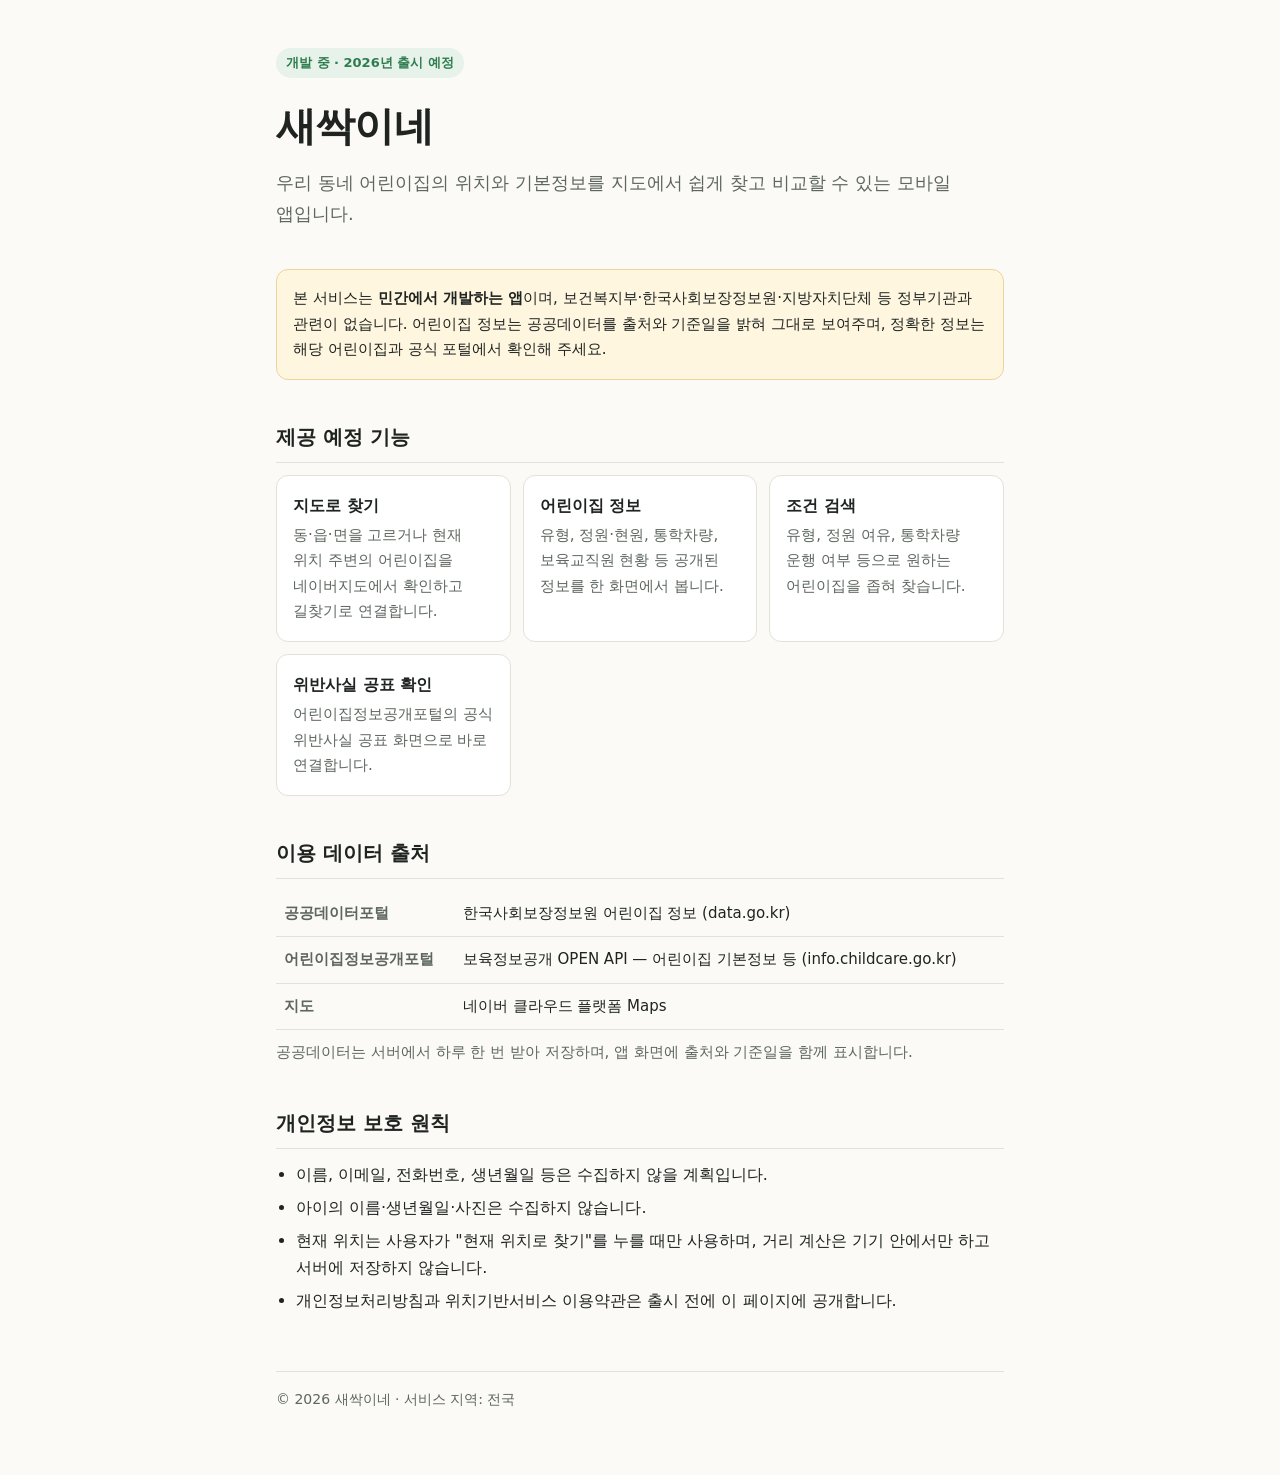
<file: index.html>
<!doctype html>
<html lang="ko">
<head>
<meta charset="utf-8">
<meta name="viewport" content="width=device-width, initial-scale=1">
<title>새싹이네</title>
<meta name="description" content="전국 어린이집 위치와 기본정보를 지도로 쉽게 찾는 민간 개발 앱 (개발 중)">
<style>
  :root {
    --bg: #fbfaf7;
    --surface: #ffffff;
    --text: #1f2421;
    --muted: #5d665f;
    --line: #e4e1d8;
    --accent: #2f7d4f;
    --accent-soft: #e6f2ea;
    --warn-soft: #fff6e0;
    --warn-line: #ecd59b;
  }
  @media (prefers-color-scheme: dark) {
    :root:not([data-theme="light"]) {
      --bg: #141715;
      --surface: #1c201d;
      --text: #e8ebe8;
      --muted: #a3aca5;
      --line: #2e3430;
      --accent: #6cc58f;
      --accent-soft: #1f3327;
      --warn-soft: #2e2817;
      --warn-line: #5c4d22;
    }
  }
  :root[data-theme="dark"] {
    --bg: #141715; --surface: #1c201d; --text: #e8ebe8; --muted: #a3aca5;
    --line: #2e3430; --accent: #6cc58f; --accent-soft: #1f3327;
    --warn-soft: #2e2817; --warn-line: #5c4d22;
  }
  * { box-sizing: border-box; }
  body {
    margin: 0;
    background: var(--bg);
    color: var(--text);
    font-family: "Pretendard", "Apple SD Gothic Neo", "Malgun Gothic", system-ui, sans-serif;
    line-height: 1.7;
    word-break: keep-all;
  }
  main { max-width: 760px; margin: 0 auto; padding: 48px 16px 64px; }
  header { margin-bottom: 40px; }
  .badge {
    display: inline-block; font-size: 13px; font-weight: 600;
    color: var(--accent); background: var(--accent-soft);
    padding: 4px 10px; border-radius: 999px;
  }
  h1 { font-size: clamp(28px, 6vw, 40px); margin: 14px 0 8px; letter-spacing: -0.02em; }
  .lead { font-size: 18px; color: var(--muted); margin: 0; }
  section { margin-top: 40px; }
  h2 { font-size: 20px; margin: 0 0 12px; padding-bottom: 8px; border-bottom: 1px solid var(--line); }
  ul { padding-left: 20px; margin: 0; }
  li { margin: 6px 0; }
  .grid { display: grid; grid-template-columns: repeat(auto-fit, minmax(210px, 1fr)); gap: 12px; }
  .card {
    background: var(--surface); border: 1px solid var(--line);
    border-radius: 12px; padding: 16px;
  }
  .card strong { display: block; margin-bottom: 4px; }
  .card p { margin: 0; color: var(--muted); font-size: 15px; }
  .notice {
    background: var(--warn-soft); border: 1px solid var(--warn-line);
    border-radius: 12px; padding: 16px; font-size: 15px;
  }
  table { width: 100%; border-collapse: collapse; font-size: 15px; }
  th, td { text-align: left; padding: 10px 8px; border-bottom: 1px solid var(--line); vertical-align: top; }
  th { color: var(--muted); font-weight: 600; white-space: nowrap; }
  a { color: var(--accent); }
  footer { margin-top: 56px; padding-top: 16px; border-top: 1px solid var(--line); color: var(--muted); font-size: 14px; }
</style>
</head>
<body>
<main>
  <header>
    <span class="badge">개발 중 · 2026년 출시 예정</span>
    <h1>새싹이네</h1>
    <p class="lead">우리 동네 어린이집의 위치와 기본정보를 지도에서 쉽게 찾고 비교할 수 있는 모바일 앱입니다.</p>
  </header>

  <div class="notice">
    본 서비스는 <strong>민간에서 개발하는 앱</strong>이며, 보건복지부·한국사회보장정보원·지방자치단체 등 정부기관과 관련이 없습니다.
    어린이집 정보는 공공데이터를 출처와 기준일을 밝혀 그대로 보여주며, 정확한 정보는 해당 어린이집과 공식 포털에서 확인해 주세요.
  </div>

  <section>
    <h2>제공 예정 기능</h2>
    <div class="grid">
      <div class="card"><strong>지도로 찾기</strong><p>동·읍·면을 고르거나 현재 위치 주변의 어린이집을 네이버지도에서 확인하고 길찾기로 연결합니다.</p></div>
      <div class="card"><strong>어린이집 정보</strong><p>유형, 정원·현원, 통학차량, 보육교직원 현황 등 공개된 정보를 한 화면에서 봅니다.</p></div>
      <div class="card"><strong>조건 검색</strong><p>유형, 정원 여유, 통학차량 운행 여부 등으로 원하는 어린이집을 좁혀 찾습니다.</p></div>
      <div class="card"><strong>위반사실 공표 확인</strong><p>어린이집정보공개포털의 공식 위반사실 공표 화면으로 바로 연결합니다.</p></div>
    </div>
  </section>

  <section>
    <h2>이용 데이터 출처</h2>
    <table>
      <tr><th>공공데이터포털</th><td>한국사회보장정보원 어린이집 정보 (data.go.kr)</td></tr>
      <tr><th>어린이집정보공개포털</th><td>보육정보공개 OPEN API — 어린이집 기본정보 등 (info.childcare.go.kr)</td></tr>
      <tr><th>지도</th><td>네이버 클라우드 플랫폼 Maps</td></tr>
    </table>
    <p style="color:var(--muted);font-size:15px;margin-top:10px">공공데이터는 서버에서 하루 한 번 받아 저장하며, 앱 화면에 출처와 기준일을 함께 표시합니다.</p>
  </section>

  <section>
    <h2>개인정보 보호 원칙</h2>
    <ul>
      <li>이름, 이메일, 전화번호, 생년월일 등은 수집하지 않을 계획입니다.</li>
      <li>아이의 이름·생년월일·사진은 수집하지 않습니다.</li>
      <li>현재 위치는 사용자가 "현재 위치로 찾기"를 누를 때만 사용하며, 거리 계산은 기기 안에서만 하고 서버에 저장하지 않습니다.</li>
      <li>개인정보처리방침과 위치기반서비스 이용약관은 출시 전에 이 페이지에 공개합니다.</li>
    </ul>
  </section>

  <footer>© 2026 새싹이네 · 서비스 지역: 전국</footer>
</main>
</body>
</html>
</file>
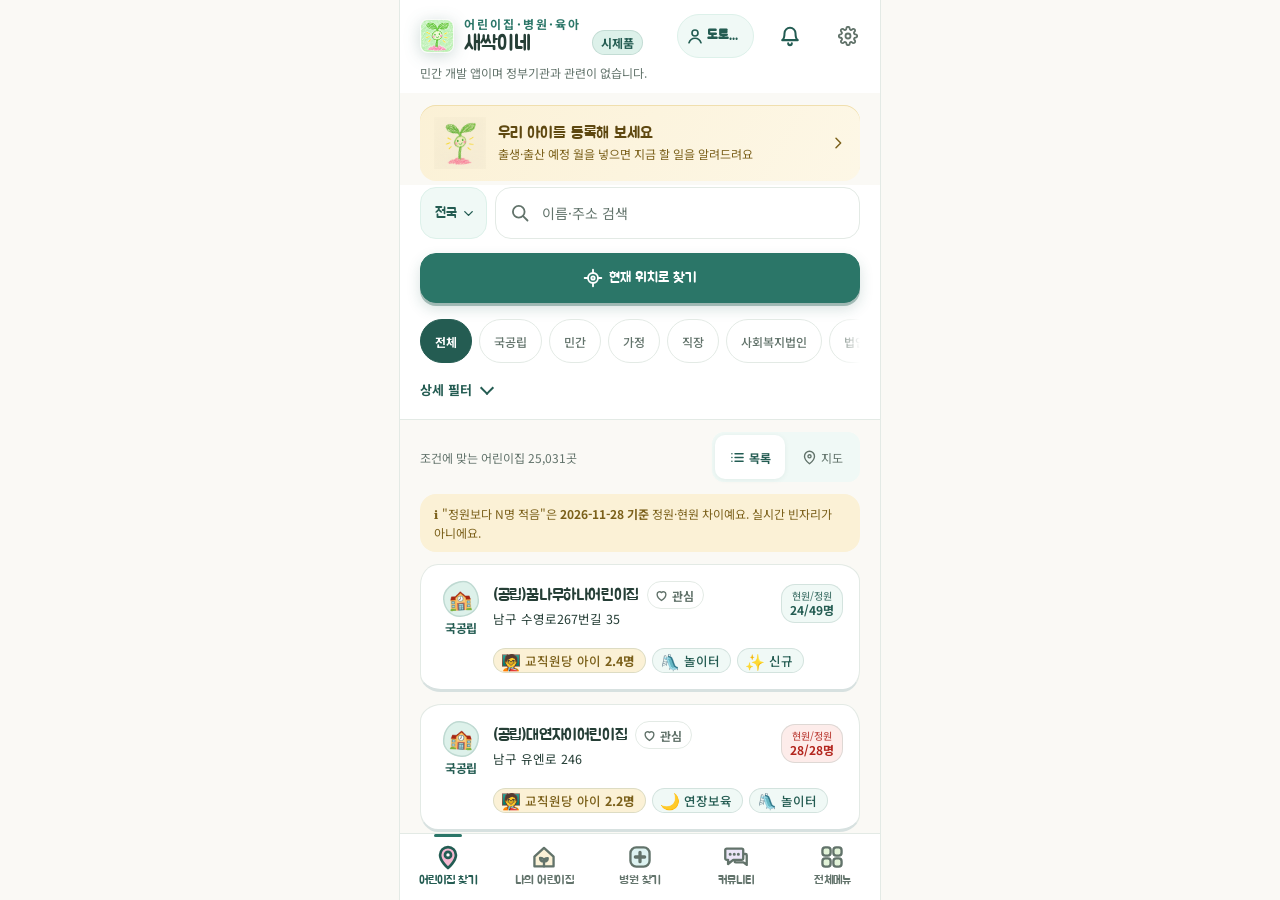
<file: app/index.html>
<!doctype html>
<html lang="ko">
<head>
<meta charset="utf-8">
<meta name="viewport" content="width=device-width, initial-scale=1, viewport-fit=cover">
<meta name="theme-color" content="#FFFFFF">
<title>새싹이네</title>
<link rel="icon" type="image/png" href="img/app-icon.png">
<link rel="apple-touch-icon" href="img/apple-touch-icon.png">
<link rel="stylesheet" href="fonts/fonts.css"><!-- Jua·Noto Sans KR 자체 호스팅(OFL): 외부(Google Fonts) 요청 없음 → 국외이전 고지 대상 제거 -->
<style>
  :root {
    --bg:#FAF9F5; --surface:#fff; --text:#253E36; --muted:#62736B; --line:#E3EAE5;
    --accent:#2B7668; --accent-strong:#245C52; --accent-soft:#DDF1EA; --accent-subtle:#F0F9F6;
    --warn:#7B601A; --warn-soft:#FBF1D6; --danger:#B3261E; --danger-soft:#FDECEA; --star:#E0A82E;
    --r12:12px; --r16:16px; --r20:20px;
  }
  /* 라이트가 기본, 설정에서 다크 선택 시 data-theme="dark" */
  :root { color-scheme:light; }
  :root[data-theme="dark"] {
    color-scheme:dark;
    --bg:#101614; --surface:#18201D; --text:#E6EEEA; --muted:#9DB0A7; --line:#2B3833;
    --accent:#5FB7A3; --accent-strong:#8ED6C4; --accent-soft:#1F3A33; --accent-subtle:#1A2B26;
    --warn:#E9CB7A; --warn-soft:#332B16; --danger:#F2A39C; --danger-soft:#3A1D1B; --star:#F0C04A;
  }
  :root[data-theme="dark"] .chip.on, :root[data-theme="dark"] .pager button[aria-current="page"] { background:var(--accent); border-color:var(--accent); color:#0E1F1A; }
  :root[data-theme="dark"] .brand-mark { background:var(--accent-soft); color:var(--accent-strong); }
  :root[data-theme="dark"] .btn.primary { color:#0E1F1A; }
  :root[data-theme="dark"] .btn.primary:hover { background:var(--accent-strong); }
  :root[data-theme="dark"] .house-art { background:var(--accent-soft); }
  :root[data-theme="dark"] .house-art > span { background:rgba(0,0,0,.45); color:var(--accent-strong); }
  :root[data-theme="dark"] select { background-image:url("data:image/svg+xml,%3Csvg xmlns='http://www.w3.org/2000/svg' viewBox='0 0 24 24' fill='none' stroke='%239DB0A7' stroke-width='2' stroke-linecap='round'%3E%3Cpath d='m6 9 6 6 6-6'/%3E%3C/svg%3E"); }
  /* Style Editor 다크 스타일이 없을 때 임시로 지도 밝기만 낮춘다 */
  :root[data-theme="dark"] #map:not(.styled) > div:first-child { filter:brightness(.8) contrast(.95); }
  :root[data-theme="dark"] .toast { background:var(--accent-soft); color:var(--text); }
  :root[data-font="small"] body { zoom:.92; }
  :root[data-font="large"] body { zoom:1.12; }
  * { box-sizing:border-box; }
  html, body { margin:0; height:100%; max-width:100%; overflow-x:hidden; }
  body { background:var(--bg); color:var(--text); font-family:"Noto Sans KR","Malgun Gothic",system-ui,sans-serif; font-size:14px; display:flex; flex-direction:column; word-break:keep-all; -webkit-font-smoothing:antialiased; }
  button, input, select, textarea { font:inherit; }
  :focus-visible { outline:3px solid #B69548; outline-offset:2px; }
  svg.i { width:20px; height:20px; stroke:currentColor; stroke-width:2.2; fill:none; stroke-linecap:round; stroke-linejoin:round; flex:none; filter:url(#sketchy); }

  header.app-header { padding:14px 20px 12px; background:var(--surface); }
  .brand-row { display:flex; align-items:center; gap:10px; }
  [hidden] { display:none !important; }
  /* 정보 출처 줄 */
  .src-line { margin:6px 0 0; font-size:12px; line-height:1.6; color:var(--muted); display:flex; gap:4px; }
  .src-line > span { flex:none; color:#8BA59A; } .src-line::before { content:"ⓘ"; color:#8BA59A; }

  /* 학부모 인증: 증빙 캡처 (아이사랑 결제현황 / 키즈노트) */
  .proof-pick { display:grid; grid-template-columns:1fr 1fr; gap:8px; }
  .proof-card { position:relative; display:grid; gap:4px; justify-items:center; text-align:center; padding:12px 8px 10px; border:1.5px solid var(--line); border-radius:var(--r16); background:var(--surface); cursor:pointer; }
  .proof-card input { position:absolute; opacity:0; width:1px; height:1px; }
  .proof-card.on { border-color:#2B7668; background:var(--accent-subtle); box-shadow:0 0 0 2px var(--accent-soft); }
  .proof-card:focus-within { outline:3px solid #B69548; outline-offset:2px; }
  .proof-card b { font-size:13px; } .proof-card small { font-size:12px; color:var(--muted); }
  .proof-mock { width:100%; max-width:120px; border-radius:10px; background:#fff; border:1px solid #DDE3DF; overflow:hidden; display:grid; font-style:normal; margin-bottom:4px; box-shadow:0 2px 6px rgba(37,62,54,.08); }
  .proof-mock i { font-style:normal; font-size:9.5px; line-height:1.5; padding:2px 7px; text-align:left; color:#3A4A43; }
  .proof-mock .pm-bar { background:#2B6CB0; color:#fff; font-weight:700; padding:4px 7px; }
  .proof-mock.kn .pm-bar { background:#F2B705; color:#3B2F00; }
  .proof-mock .pm-row + .pm-row { border-top:1px dashed #EEF0EC; }
  .proof-mock b { font-size:12px !important; font-weight:700; }
  .proof-mock .pm-mask { background:#3A4A43; color:#3A4A43; border-radius:2px; letter-spacing:-1px; }
  .proof-tip { display:grid; gap:8px; padding:12px; border-radius:var(--r12); background:var(--accent-subtle); }
  .proof-tip p { margin:0; font-size:12.5px; line-height:1.6; color:var(--accent-strong); }
  .proof-go { justify-self:start; min-height:36px; font-size:12.5px; border-radius:99px; }
  .proof-preview { display:flex; align-items:center; gap:10px; padding:8px; border:1px solid var(--line); border-radius:var(--r12); }
  .proof-preview img { width:56px; height:56px; object-fit:cover; border-radius:8px; filter:blur(1.5px); }
  .proof-preview span { flex:1; min-width:0; font-size:12px; color:var(--muted); overflow:hidden; text-overflow:ellipsis; white-space:nowrap; }
  .proof-preview button { border:0; background:none; color:var(--danger); font-size:12px; font-weight:700; cursor:pointer; padding:6px; }
  .proof-privacy { background:#FBF1D6; color:#7B601A !important; padding:8px 10px; border-radius:var(--r12); }
  .proof-result { display:grid; gap:2px; padding:12px 14px; border-radius:var(--r12); font-size:13px; }
  .proof-result b { font-size:14px; } .proof-result small { font-size:12px; line-height:1.6; }
  .proof-result.reading { background:var(--accent-subtle); color:var(--accent-strong); }
  .proof-result.ok { background:#E6F4EC; color:#1E7A4C; }
  .proof-result.wait { background:#FBF1D6; color:#7B601A; }
  .proof-result.fail { background:#FDECEA; color:#B3261E; }
  .verified-badge.pending { background:#FBF1D6; color:#7B601A; }


  /* 회원가입·학부모 인증 */
  .join-steps { list-style:none; margin:0; padding:0; display:grid; grid-template-columns:repeat(4,1fr); gap:4px; counter-reset:j; }
  .join-steps li { counter-increment:j; text-align:center; font-size:12px; color:var(--muted); padding-top:26px; position:relative; }
  .join-steps li::before { content:counter(j); position:absolute; top:0; left:50%; transform:translateX(-50%); width:22px; height:22px; border-radius:99px; background:var(--line); color:#fff; font-size:12px; font-weight:700; display:grid; place-items:center; }
  .join-steps li.now { color:var(--accent-strong); font-weight:700; } .join-steps li.now::before { background:#2B7668; }
  .join-steps li.done::before { content:"✓"; background:#8BBFB2; }
  .join-hero { background:linear-gradient(135deg, #DDF1EA, #F0F9F6); border-radius:var(--r20); padding:20px; color:#245C52; display:grid; gap:8px; }
  .join-hero b { font-family:var(--font-cute, inherit); font-weight:400; font-size:20px; color:var(--text); }
  .join-hero p { margin:0; font-size:13px; line-height:1.7; }
  .join-hero.done { text-align:center; justify-items:center; }
  .join-check { width:56px; height:56px; border-radius:99px; background:#2B7668; color:#fff; font-size:28px; display:grid; place-items:center; }
  .join-btn { width:100%; min-height:52px; border-radius:var(--r16); border:0; font-size:15px; font-weight:700; cursor:pointer; }
  .join-btn.kakao { background:#FEE500; color:#191600; }
  .join-btn.naver { background:#03C75A; color:#fff; }
  .join-btn.apple { background:#000; color:#fff; }
  .join-btn.google { background:#fff; color:#1F1F1F; border:1px solid #747775; } /* Google 로그인 버튼 가이드: 흰 바탕·회색 테두리·공식 G 로고 */
  .join-btn.google .g-logo { flex:none; }
  .join-btn.demo { background:var(--surface); border:1.5px solid #2B7668; color:#245C52; }
  .join-picked { display:flex; align-items:center; gap:8px; padding:12px 14px; border:1.5px solid var(--accent); background:var(--accent-subtle); border-radius:var(--r12); }
  .join-picked b { font-size:14px; } .join-picked small { font-size:12px; color:var(--muted); flex:1; }
  .join-picked button { border:0; background:none; color:var(--accent-strong); font-size:12px; font-weight:700; cursor:pointer; padding:6px; }
  .join-search { display:grid; gap:8px; }
  .join-results { display:grid; gap:6px; max-height:260px; overflow:auto; }
  .join-skip { width:100%; min-height:44px; border-radius:var(--r16); }
  .my-login.primary { background:#2B7668; border-color:#2B7668; color:#fff; font-weight:700; }
  .my-unverify { flex:none; min-height:32px; padding:4px 12px; font-size:12px; border-radius:99px; }
  .rate-verified { display:flex; justify-content:center; }
  .rate-why { text-align:center; }

  /* 상세 이름 옆 관심 버튼 */
  .detail-name-row { display:flex; align-items:flex-start; gap:10px; margin-top:10px; }
  .detail-name-row .detail-name { margin:0; flex:1; min-width:0; }
  .fav-pill { flex:none; display:inline-flex; align-items:center; gap:4px; height:38px; padding:0 14px 0 11px; border:1.5px solid #F2C4BE; border-radius:99px; background:#fff; color:#C2453A; font-size:13px; font-weight:700; cursor:pointer; }
  .fav-pill svg { width:20px; height:20px; }
  .fav-pill.on { background:#E5484D; border-color:#E5484D; color:#fff; } .fav-pill.on svg { fill:currentColor; }
  /* 목록 이름 옆 관심 하트 */
  ol.rank .head { cursor:pointer; }
  ol.rank .t .name-row { display:flex; align-items:center; gap:2px; min-width:0; }
  ol.rank .t .name-row { align-items:flex-start; }
  ol.rank .t .name-row b { min-width:0; white-space:normal; text-overflow:clip; line-height:1.4; display:-webkit-box; -webkit-line-clamp:2; -webkit-box-orient:vertical; overflow:hidden; overflow-wrap:anywhere; } /* 이름은 두 줄까지 */
  ol.rank .t .name-row .fav-mini { margin-top:-10px; }
  .fav-mini { flex:none; width:34px; height:34px; margin:-6px -4px -6px 0; display:grid; place-items:center; border:0; border-radius:99px; background:none; color:#B8C4BD; cursor:pointer; }
  .fav-mini svg { width:20px; height:20px; transition:transform .15s; }
  .fav-mini:hover { color:#C2453A; background:#FDF1EF; }
  .fav-mini.on { color:#E5484D; } .fav-mini.on svg { fill:currentColor; transform:scale(1.08); }
  /* 아이사랑 앱 연결 */
  .applink-opts button { display:flex; align-items:center; justify-content:space-between; gap:10px; text-align:left; font-size:18px; }
  .applink-opts button span { display:grid; gap:2px; } .applink-opts b { font-size:14px; } .applink-opts small { font-size:11.5px; color:var(--muted); font-weight:400; }
  .applink-opts button:first-child { border-color:var(--accent); background:var(--accent-subtle); }
  .applink-remember { margin-top:12px; font-size:12px; }

  /* 입소 타임라인 */
  .todo-banner { display:flex; align-items:center; gap:12px; width:calc(100% - 40px); margin:12px 20px 4px; padding:12px 14px; border:0; border-radius:var(--r16); background:linear-gradient(120deg, #FBF1D6, #FDF7E6); color:#7B601A; text-align:left; cursor:pointer; box-shadow:0 1px 0 #F0DFAE inset; }
  .todo-banner .tb-ic { font-size:26px; line-height:1; }
  .todo-banner b { display:block; font-family:var(--font-cute, inherit); font-weight:400; font-size:16px; color:#5E4810; }
  .todo-banner small { font-size:12px; } .todo-banner em { font-style:normal; font-weight:700; color:#B3261E; }
  .todo-banner > svg { margin-left:auto; width:16px; height:16px; flex:none; }
  .tl-hero { border-radius:var(--r20); padding:18px; background:linear-gradient(135deg, #DDF1EA, #F0F9F6); color:#245C52; display:grid; gap:6px; }
  .tl-age { justify-self:start; font-size:12px; font-weight:700; background:#fff; padding:4px 10px; border-radius:99px; }
  .tl-hero h3 { font-family:var(--font-cute, inherit); font-weight:400; font-size:22px; margin:4px 0 0; color:var(--text); }
  .tl-hero h3 b { font-weight:400; color:#245C52; }
  .tl-hero p { margin:0; font-size:12px; }
  .tl-stages { list-style:none; margin:10px 0 0; padding:0; display:grid; grid-template-columns:repeat(5,1fr); gap:4px; }
  .tl-stages li { text-align:center; font-size:12px; padding:7px 2px; border-radius:99px; background:rgba(255,255,255,.6); color:#62736B; }
  .tl-stages li.now { background:#245C52; color:#fff; font-weight:700; }
  .tl-progress { background:var(--surface); border:1px solid var(--line); border-radius:var(--r16); padding:14px 16px; display:grid; gap:8px; }
  .tl-progress-head { display:flex; justify-content:space-between; align-items:center; gap:8px; }
  .tl-progress-head > span { display:grid; gap:2px; }
  .tl-tabs { flex:none; } .tl-tabs button { min-width:64px; height:34px; font-size:12px; }
  .tl-tabs button[aria-selected="true"] { background:var(--surface); color:var(--accent-strong); font-weight:700; box-shadow:0 1px 5px rgba(36,92,82,.08); }
  .tl-task.leaving { opacity:0; transform:translateX(16px); transition:opacity .25s, transform .25s; }
  .tl-done-ic { width:22px; height:22px; flex:none; border-radius:99px; background:#2B7668; color:#fff; font-size:13px; font-weight:700; display:grid; place-items:center; margin-top:1px; }
  .tl-task.done b { text-decoration:none; color:var(--text); }
  .tl-undo { margin-left:auto; flex:none; align-self:center; border:1px solid var(--line); background:var(--surface); color:var(--muted); font-size:11.5px; border-radius:99px; padding:5px 10px; cursor:pointer; }
  .tl-alldone { text-align:center; justify-items:center; padding:24px 16px; } .tl-alldone b { font-size:15px; } .tl-alldone small { font-size:12px; color:var(--muted); } .tl-progress b { font-size:14px; } .tl-progress small { font-size:12px; color:var(--muted); }
  .tl-progress .bar { height:10px; border-radius:99px; background:var(--accent-subtle); overflow:hidden; }
  .tl-progress .bar span { display:block; height:100%; background:#2B7668; border-radius:99px; transition:width .3s; }
  .tl-task { display:flex; gap:10px; align-items:flex-start; padding:10px 0; border-bottom:1px solid var(--line); cursor:pointer; }
  .tl-task:last-child { border-bottom:0; }
  .tl-task input { width:20px; height:20px; margin-top:2px; accent-color:#2B7668; flex:none; }
  .tl-task span { display:grid; gap:3px; }
  .tl-task b { font-size:14px; } .tl-task b em { font-style:normal; font-size:12px; font-weight:700; color:#7B601A; background:#FBF1D6; padding:1px 6px; border-radius:99px; margin-left:4px; vertical-align:2px; }
  .tl-task small { font-size:12px; line-height:1.6; color:var(--muted); } .tl-task small.auto { color:#2B7668; font-weight:700; }
  .tl-task.done b { color:var(--muted); text-decoration:line-through; }
  .tl-link { font-size:12px; font-weight:700; color:#245C52; }
  .my-ym { display:grid; grid-template-columns:1fr 1fr; gap:8px; }
  /* 커뮤니티 연령반 */
  .cm-cls { font-style:normal; font-size:12px; font-weight:700; color:#7B601A; background:#FBF1D6; padding:1px 7px; border-radius:99px; margin-left:2px; white-space:nowrap; }
  .cm-same { margin-left:8px; margin-right:auto; height:30px; padding:0 10px; border:1px solid var(--line); border-radius:99px; background:var(--surface); color:var(--muted); font-size:11.5px; cursor:pointer; }
  .cm-same.on { background:#FBF1D6; border-color:#E0C77A; color:#7B601A; font-weight:700; }


  /* My page */
  .my-btn { margin-left:auto; display:inline-flex; align-items:center; gap:4px; height:36px; padding:0 12px 0 9px; border:1px solid var(--accent-soft); border-radius:99px; background:var(--accent-subtle); color:var(--accent-strong); font-family:var(--font-cute, inherit); font-size:14px; cursor:pointer; }
  .my-btn svg { width:18px; height:18px; }
  /* 닉네임이 있으면 "My" 글자 대신 닉네임을 보여 줘 375px에서 헤더 폭을 지킨다 (aria-label에는 My 페이지가 남음) */
  .my-btn.has-nick > span:not(.my-nick) { display:none; }
  .my-btn.has-nick { gap:3px; padding:0 8px 0 8px; }
  .brand-row:has(.my-btn.has-nick) .brand-mark { width:34px; height:34px; }
  .my-nick { max-width:38px; overflow:hidden; text-overflow:ellipsis; white-space:nowrap; font-size:13px; font-weight:700; color:var(--accent-strong); }
  .brand-row .my-btn + .gear { margin-left:4px; }
  .fav-btn { margin-left:auto; color:var(--muted); }
  .fav-btn.on { color:#C2453A; } .fav-btn.on svg { fill:currentColor; }
  body.my-mode > header.app-header, body.my-mode > main, body.my-mode > nav.tabs { display:none; }
  .mypage { position:fixed; inset:0; z-index:12; display:flex; flex-direction:column; background:var(--bg); max-width:480px; margin:0 auto; }
  .my-body { flex:1; overflow:auto; padding:16px 20px 28px; display:grid; gap:14px; align-content:start; }
  .my-profile { display:flex; align-items:center; gap:12px; padding:16px; border-radius:var(--r20); background:var(--surface); border:1px solid var(--line); }
  .my-avatar { width:52px; height:52px; border-radius:99px; background:var(--accent-soft); color:var(--accent-strong); display:grid; place-items:center; flex:none; }
  .my-avatar svg { width:28px; height:28px; }
  .my-profile b { font-family:var(--font-cute, inherit); font-weight:400; font-size:18px; display:block; }
  .my-profile small { font-size:12px; color:var(--muted); }
  .my-login { margin-left:auto; flex:none; min-height:36px; border-radius:99px; font-size:12px; }
  .my-child { display:flex; align-items:center; gap:12px; width:100%; text-align:left; padding:14px 16px; border:0; border-radius:var(--r16); background:#FBF1D6; color:#7B601A; cursor:pointer; }
  .my-child b { display:block; font-size:14px; } .my-child small { font-size:12px; opacity:.85; }
  .my-child > svg:last-child { margin-left:auto; width:16px; height:16px; }
  .my-ic svg { width:26px; height:26px; }
  .my-stats { display:grid; grid-template-columns:repeat(3,1fr); background:var(--surface); border:1px solid var(--line); border-radius:var(--r16); }
  .my-stats button { border:0; background:none; padding:12px 4px; display:grid; gap:2px; cursor:pointer; color:var(--text); }
  .my-stats button + button { border-left:1px solid var(--line); }
  .my-stats b { font-family:var(--font-cute, inherit); font-weight:400; font-size:22px; color:var(--accent-strong); }
  .my-stats span { font-size:12px; color:var(--muted); }
  .my-sec { background:var(--surface); border:1px solid var(--line); border-radius:var(--r20); padding:14px 16px; display:grid; gap:8px; }
  .my-sec h3 { display:flex; align-items:center; gap:6px; font-size:15px; margin:0; }
  .my-sec h3 svg { width:18px; height:18px; color:var(--accent); }
  .my-sec-head { display:flex; align-items:center; justify-content:space-between; }
  .my-sec-head button { border:0; background:none; color:var(--muted); font-size:12px; cursor:pointer; padding:6px; }
  .my-empty { font-size:12px; color:var(--muted); margin:2px 0; }
  .my-dc { display:flex; align-items:center; gap:8px; width:100%; text-align:left; padding:12px 14px; border:1px solid var(--line); border-radius:var(--r12); background:var(--surface); cursor:pointer; color:inherit; }
  .my-dc > span { flex:1; min-width:0; } .my-dc b { display:block; font-size:14px; overflow:hidden; text-overflow:ellipsis; white-space:nowrap; } .my-dc small { font-size:12px; color:var(--muted); }
  .my-dc > svg:last-child { width:16px; height:16px; color:var(--muted); flex:none; }
  .my-unfav { border:0; background:none; color:#C2453A; cursor:pointer; padding:6px; display:grid; } .my-unfav svg { fill:currentColor; }
  .my-recent { display:flex; gap:8px; overflow-x:auto; scrollbar-width:none; padding-bottom:2px; }
  .my-chip { flex:0 0 auto; max-width:150px; text-align:left; border:1px solid var(--line); background:var(--bg); border-radius:var(--r12); padding:10px 12px; cursor:pointer; color:inherit; }
  .my-chip b { display:block; font-size:13px; overflow:hidden; text-overflow:ellipsis; white-space:nowrap; } .my-chip small { font-size:12px; color:var(--muted); }
  .my-compare-cta, .my-clear { width:100%; min-height:46px; border-radius:var(--r16); }
  .my-menu { background:var(--surface); border:1px solid var(--line); border-radius:var(--r20); overflow:hidden; }
  .my-menu > * { display:flex; align-items:center; gap:10px; width:100%; min-height:52px; padding:0 16px; border:0; border-bottom:1px solid var(--line); background:none; color:var(--text); font-size:14px; text-decoration:none; cursor:pointer; text-align:left; }
  .my-menu > *:last-child { border-bottom:0; }
  .my-menu svg { width:18px; height:18px; color:var(--accent); } .my-menu span { flex:1; } .my-menu small { color:var(--muted); font-size:12px; }
  .my-menu > * > svg:last-child { width:14px; height:14px; color:var(--muted); }
  .my-row { padding:8px 0; border-bottom:1px solid var(--line); } .my-row:last-child { border-bottom:0; }
  .my-row b { display:block; font-size:13px; font-weight:500; } .my-row small { font-size:12px; color:var(--muted); }
  .my-table-wrap { overflow-x:auto; border:1px solid var(--line); border-radius:var(--r16); background:var(--surface); }
  .my-table { width:100%; border-collapse:collapse; font-size:12px; min-width:320px; }
  .my-table th, .my-table td { padding:10px 8px; border-bottom:1px solid var(--line); text-align:center; vertical-align:middle; }
  .my-table thead th { font-family:var(--font-cute, inherit); font-weight:400; font-size:13px; color:var(--accent-strong); background:var(--accent-subtle); }
  .my-table tbody th { text-align:left; color:var(--muted); font-weight:500; white-space:nowrap; }
  .my-table tr:last-child > * { border-bottom:0; }
  .my-table td.best, .my-best-sample { color:#1E7A4C; font-weight:700; background:#E6F4EC; }
  .my-best-sample { padding:0 4px; border-radius:4px; }
  .my-class { display:grid; grid-template-columns:1fr 1fr; gap:8px; }
  .my-class div { background:var(--accent-subtle); border-radius:var(--r12); padding:12px; display:grid; gap:4px; }
  .my-class span { font-size:12px; color:var(--muted); }
  .my-class .my-class-label { font-size:13px; font-weight:700; color:var(--text); } .my-class small { font-size:12px; color:var(--muted); margin-top:-2px; } .my-class b { font-family:var(--font-cute, inherit); font-weight:400; font-size:20px; color:var(--accent-strong); }
  .my-child-form .btn { width:100%; }


  /* 귀여운 포인트 글꼴(Jua): 로고·제목·카드 이름·탭·버튼. 본문은 Noto Sans KR 유지 */
  :root { --font-cute:"Jua","Noto Sans KR","Malgun Gothic",sans-serif; }
  .wm-main, .region, .section h2, .detail-name, .detail-header h2, .facts h3, .photos-head h3, .visit-note h3,
  ol.rank .t b, ol.rank .no, .metrics strong, .sheet-top h2, .card h3, .steps b, .hero h3,
  .cm-head h2, .cm-title, .cm-post h1, .cm-policy h3, .cm-fab, .cm-owner-head b, .cm-takedown b,
  nav.tabs button span, .btn.primary, .action-row .btn, .pager button[aria-current="page"] {
    font-family:var(--font-cute); font-weight:400 !important;
  }
  .wm-main { font-size:23px; letter-spacing:-.3px; }
  .wm-sub { letter-spacing:.12em; }
  ol.rank .t b { font-size:17px; letter-spacing:-.2px; }
  .detail-name, .cm-head h2, .section h2 { font-size:24px; letter-spacing:-.3px; }
  .cm-title { font-size:17px; letter-spacing:-.2px; }
  nav.tabs button span { font-size:12px; }
  ol.rank .t small.area { display:block; color:var(--text); font-size:12.5px; }

  /* 시설 사진 */
  dialog#sheet { max-height:calc(100dvh - 40px); overflow:auto; }
  .photo-hero { position:relative; height:220px; background:#DDF1EA; }
  .photo-track { display:flex; height:100%; overflow-x:auto; scroll-snap-type:x mandatory; scrollbar-width:none; }
  .photo-track::-webkit-scrollbar { display:none; }
  .photo-track img { flex:0 0 100%; width:100%; height:100%; object-fit:cover; scroll-snap-align:start; cursor:zoom-in; }
  .photo-badge, .photo-index { position:absolute; bottom:10px; font-size:12px; padding:3px 9px; border-radius:99px; }
  .photo-badge { left:12px; background:rgba(255,255,255,.88); color:#245C52; font-weight:700; }
  .photo-index { right:12px; background:rgba(23,57,47,.7); color:#fff; }
  .photos-head { display:flex; align-items:baseline; gap:6px; margin-bottom:10px; }
  .photos-head h3 { font-size:16px; margin:0; }
  .photos-head span { font-size:12px; color:var(--muted); }
  .photo-strip { display:flex; gap:8px; overflow-x:auto; scrollbar-width:none; margin-bottom:10px; }
  .photo-strip .thumb { flex:0 0 72px; height:72px; padding:0; border:1px solid var(--line); border-radius:12px; overflow:hidden; cursor:pointer; background:none; }
  .photo-strip .thumb img { width:100%; height:100%; object-fit:cover; display:block; }
  .photo-empty { font-size:12px; color:var(--muted); margin:0; }
  .owner-upload { width:100%; display:flex; align-items:center; gap:10px; border:1px dashed #8BBFB2; background:var(--accent-subtle); color:var(--accent-strong); border-radius:var(--r16); padding:12px 14px; text-align:left; cursor:pointer; }
  .owner-upload span { display:grid; gap:2px; font-size:13px; }
  .owner-upload small { font-size:12px; color:var(--muted); }
  .owner-upload svg:last-child { margin-left:auto; width:16px; height:16px; }
  .upload-form fieldset { border:0; margin:0 0 16px; padding:0; display:grid; gap:8px; }
  .upload-form legend { font-size:14px; font-weight:700; margin-bottom:8px; padding:0; }
  .upload-form legend small { font-weight:400; color:var(--muted); font-size:12px; }
  .upload-form .field { display:grid; gap:6px; font-size:12px; color:var(--muted); }
  .upload-form .field input, .upload-form .field select, .upload-form .field textarea { width:100%; border:1px solid var(--line); border-radius:var(--r12); padding:10px 12px; font-size:14px; color:var(--text); background-color:var(--surface); }
  .upload-form .field input, .upload-form .field select { height:46px; }
  .upload-form .field input:focus, .upload-form .field textarea:focus { outline:none; border-color:var(--accent); box-shadow:0 0 0 2px var(--accent-soft); }
  .upload-form .note { margin:0; }
  .pick { display:flex; align-items:center; justify-content:center; gap:8px; min-height:52px; border:1px dashed #8BBFB2; border-radius:var(--r12); background:var(--accent-subtle); color:var(--accent-strong); font-weight:700; font-size:13px; cursor:pointer; }
  .pick input { position:absolute; width:1px; height:1px; opacity:0; }
  .pick:focus-within { outline:3px solid #B69548; outline-offset:2px; }
  .pick-grid { display:grid; grid-template-columns:repeat(4,1fr); gap:6px; }
  .pick-grid:empty { display:none; }
  .pick-item { position:relative; aspect-ratio:1; border-radius:10px; overflow:hidden; border:1px solid var(--line); }
  .pick-item img { width:100%; height:100%; object-fit:cover; display:block; }
  .pick-item button { position:absolute; top:3px; right:3px; width:24px; height:24px; border:0; border-radius:99px; background:rgba(23,57,47,.75); color:#fff; font-size:15px; line-height:1; cursor:pointer; }
  .upload-form .check { margin:0; font-size:12px; }
  .upload-form .submit { width:100%; min-height:50px; border-radius:var(--r16); margin:4px 0 8px; }
  .upload-form .submit:disabled { opacity:.45; cursor:not-allowed; }
  .upload-form .cm-pick { margin-bottom:4px; }
  .form-error { font-size:12px; color:var(--danger); background:var(--danger-soft); padding:10px 12px; border-radius:var(--r12); margin:0 0 8px; }
  .viewer-img { width:100%; max-height:56vh; object-fit:contain; border-radius:var(--r12); background:var(--bg); display:block; margin-bottom:10px; }
  .viewer-actions { display:flex; gap:8px; flex-wrap:wrap; }
  .viewer-actions .btn { flex:1; }
  .btn.danger { color:var(--danger); border-color:var(--danger-soft); background:var(--danger-soft); font-weight:700; }

  /* 커뮤니티 */
  body.post-mode > header.app-header, body.post-mode nav.tabs { display:none; }
  body.post-mode main { overflow:hidden; }
  body.post-mode #view-community.active { display:flex; flex-direction:column; height:100%; }
  .cm-head { display:flex; align-items:flex-start; justify-content:space-between; gap:12px; padding:18px 20px 8px; }
  .cm-head h2 { font-size:22px; letter-spacing:-.6px; margin:0; }
  .cm-head p { font-size:12px; color:var(--muted); margin:4px 0 0; }
  .badge.sample { background:#F5DEA0; color:#7B601A; }
  .cm-rules { position:relative; margin:8px 20px 4px; padding:16px; border-radius:var(--r16); background:#FDECEA; color:#8C1D18; border:1.5px solid #F2A39C; border-left:6px solid #B3261E; }
  .cm-rules b { font-size:14px !important; }
  .cm-rules strong { font-weight:700; text-decoration:underline; text-decoration-color:#F2A39C; text-underline-offset:3px; }
  .cm-rules ul { margin:8px 0 10px; padding-left:18px; display:grid; gap:4px; font-size:12px; line-height:1.6; }
  .cm-rules > a { font-size:12px; font-weight:700; color:#B3261E; }
  .cm-rules b { font-size:13px; } .cm-rules p { margin:4px 0 0; font-size:12px; line-height:1.7; }
  .cm-rules button { position:absolute; top:6px; right:6px; width:36px; height:36px; border:0; background:none; color:inherit; cursor:pointer; display:grid; place-items:center; border-radius:99px; }
  .cm-rules button svg { width:16px; height:16px; }
  .cm-rules a, .src a { color:inherit; font-weight:700; text-underline-offset:3px; }
  .cm-cats { padding:8px 20px 4px; }
  .cm-sort { display:flex; align-items:center; justify-content:space-between; padding:8px 20px 4px; font-size:12px; color:var(--muted); }
  .cm-sort .segments button { min-width:62px; height:34px; }
  .cm-list { list-style:none; margin:0; padding:8px 20px 12px; display:grid; gap:10px; }
  .cm-card { width:100%; display:grid; gap:6px; text-align:left; background:var(--surface); border:1px solid var(--line); border-radius:var(--r20); padding:16px; cursor:pointer; color:inherit; transition:border-color .15s; }
  .cm-card:hover { border-color:#8BBFB2; }
  .cm-blinded { background:var(--bg); border-style:dashed; }
  .cm-blinded .cm-title { color:var(--muted); font-size:14px; }
  .cm-cat { font-size:12px; font-weight:700; color:var(--accent-strong); }
  .cm-cat em { font-style:normal; font-weight:700; font-size:12px; background:#F5DEA0; color:#7B601A; padding:1px 6px; border-radius:99px; margin-left:4px; }
  .cm-title { font-size:16px; letter-spacing:-.4px; line-height:1.5; }
  .cm-body { font-size:13px; line-height:1.6; color:var(--muted); display:-webkit-box; -webkit-line-clamp:2; -webkit-box-orient:vertical; overflow:hidden; }
  .cm-daycare { display:inline-flex; align-items:center; gap:4px; justify-self:start; font-size:12px; color:var(--accent-strong); background:var(--accent-subtle); padding:4px 9px; border-radius:99px; }
  .cm-daycare svg { width:13px; height:13px; }
  .cm-meta { display:flex; justify-content:space-between; align-items:center; gap:8px; font-size:12px; color:var(--muted); margin-top:4px; }
  .cm-counts { display:flex; gap:10px; flex:none; }
  .cm-counts span { display:inline-flex; align-items:center; gap:3px; }
  .cm-counts svg { width:14px; height:14px; }
  .cm-counts .on { color:#C2453A; } .cm-counts .on svg { fill:currentColor; }
  .cm-empty { color:var(--muted); font-size:13px; padding:20px 0; text-align:center; list-style:none; }
  .cm-fab { position:fixed; z-index:15; right:max(16px, calc(50% - 224px)); bottom:calc(78px + env(safe-area-inset-bottom)); display:inline-flex; align-items:center; gap:6px; height:50px; padding:0 20px; border:0; border-radius:99px; background:#245C52; color:#fff; font-size:14px; font-weight:700; cursor:pointer; box-shadow:0 6px 20px rgba(36,92,82,.3); }
  .cm-fab:hover { background:var(--accent); }
  #view-community:not(.active) .cm-fab, body.post-mode .cm-fab { display:none; }
  .cm-post { padding:0 20px 20px; background:var(--surface); }
  .cm-post article { padding:16px 20px 18px; border-bottom:8px solid var(--bg); margin:0 -20px; }
  .cm-author { display:flex; align-items:center; gap:10px; }
  .cm-author b { font-size:13px; display:block; } .cm-author small { font-size:12px; color:var(--muted); }
  .cm-author .badge { margin-left:auto; }
  .cm-avatar { width:36px; height:36px; flex:none; border-radius:99px; background:var(--accent-soft); color:var(--accent-strong); display:grid; place-items:center; font-weight:700; font-size:14px; }
  .cm-avatar.sm { width:30px; height:30px; font-size:12px; }
  .cm-post h1 { font-size:20px; letter-spacing:-.5px; line-height:1.5; margin:16px 0 8px; }
  .cm-text { font-size:14px; line-height:1.8; margin:0 0 12px; }
  .cm-review-note { font-size:12px; color:#7B601A; background:#FBF1D6; padding:8px 10px; border-radius:var(--r12); margin:10px 0 0; }
  .cm-actions { display:flex; align-items:center; gap:14px; margin-top:14px; font-size:13px; color:var(--muted); }
  .cm-actions span { display:inline-flex; align-items:center; gap:4px; }
  .cm-actions svg { width:16px; height:16px; }
  .cm-like { display:inline-flex; align-items:center; gap:5px; height:38px; padding:0 14px; border:1px solid var(--line); border-radius:99px; background:var(--surface); color:var(--muted); font-size:13px; cursor:pointer; }
  .cm-like.on { color:#C2453A; border-color:#F2C4BE; background:#FDF1EF; font-weight:700; }
  .cm-like.on svg { fill:currentColor; }
  .cm-owner-reply { margin:14px 0 4px; padding:16px; border-radius:var(--r16); background:var(--accent-subtle); border-left:4px solid var(--accent); }
  .cm-owner-head { display:flex; align-items:center; gap:6px; color:var(--accent-strong); font-size:13px; }
  .cm-owner-head svg { width:16px; height:16px; }
  .cm-owner-head small { margin-left:auto; color:var(--muted); font-size:12px; }
  .cm-owner-reply p { margin:8px 0 6px; font-size:13px; line-height:1.7; }
  .cm-owner-by { font-size:12px; color:var(--muted); }
  .cm-owner-cta { margin:14px 0 4px; }
  .cm-comments { padding-top:8px; }
  .cm-comment { display:flex; gap:10px; padding:12px 0; border-bottom:1px solid var(--line); }
  .cm-comment b { font-size:12px; } .cm-comment small { font-size:12px; color:var(--muted); }
  .cm-comment p { margin:4px 0 0; font-size:13px; line-height:1.6; }
  .cm-del { margin-left:auto; flex:none; align-self:flex-start; border:0; background:none; color:var(--muted); font-size:12px; cursor:pointer; padding:4px; }
  .cm-delete, .cm-post > .btn { width:100%; margin-top:16px; }
  .cm-reply { display:flex; gap:8px; align-items:center; padding:10px 12px max(12px, env(safe-area-inset-bottom)) 20px; border-top:1px solid var(--line); background:var(--surface); flex:none; }
  .cm-reply input { flex:1; height:44px; border:1px solid var(--line); border-radius:99px; padding:0 16px; font-size:14px; background:var(--bg); color:var(--text); min-width:0; }
  .cm-reply input:focus { outline:none; border-color:var(--accent); }
  .cm-reply .icon-button { color:var(--accent-strong); }
  .cm-takedown { margin:16px 0; padding:16px; border-radius:var(--r16); background:#FBF1D6; color:#7B601A; }
  .cm-takedown b { font-size:14px; } .cm-takedown p { font-size:12px; line-height:1.7; margin:6px 0 10px; }
  .cm-takedown dl { margin:0; display:grid; gap:4px; font-size:12px; }
  .cm-takedown dl div { display:flex; gap:8px; } .cm-takedown dt { opacity:.75; min-width:60px; } .cm-takedown dd { margin:0; font-weight:700; }
  .cm-mine-blinded h3 { font-size:14px; margin:0 0 8px; }
  .cm-rights { width:100%; display:grid; gap:3px; text-align:left; border:1px solid var(--accent); background:var(--accent-subtle); color:var(--accent-strong); border-radius:var(--r12); padding:12px 14px; margin-bottom:12px; cursor:pointer; }
  .cm-rights b { font-size:14px; } .cm-rights small { font-size:12px; color:var(--muted); line-height:1.6; }
  .cm-write { padding:16px 20px 24px; display:grid; gap:16px; align-content:start; background:var(--surface); }
  .cm-write fieldset { border:0; margin:0; padding:0; }
  .cm-write legend, .cm-write .field > span { font-size:13px; font-weight:700; margin-bottom:8px; padding:0; display:block; color:var(--text); }
  .cm-write .field small { font-weight:400; color:var(--muted); }
  .cm-pick { display:flex; flex-wrap:wrap; gap:7px; }
  .cm-pick input { position:absolute; opacity:0; width:1px; height:1px; }
  .cm-pick .chip:focus-within { outline:3px solid #B69548; outline-offset:2px; }
  .cm-write .field { display:block; }
  .cm-write .field input, .cm-write textarea { width:100%; border:1px solid var(--line); border-radius:var(--r12); padding:12px; font-size:14px; background:var(--surface); color:var(--text); }
  .cm-write .field input { height:46px; }
  .cm-write .field input:focus { outline:none; border-color:var(--accent); box-shadow:0 0 0 2px var(--accent-soft); }
  .cm-guide { background:#FBF1D6; color:#7B601A; border-radius:var(--r16); padding:14px; }
  .cm-guide b { font-size:13px; } .cm-guide p { font-size:12px; line-height:1.7; margin:4px 0 0; }
  .cm-submit { width:100%; min-height:50px; border-radius:var(--r16); }
  .cm-submit:disabled { opacity:.45; cursor:not-allowed; }
  .cm-write .note { margin:0; }
  .cm-policy { padding:16px 20px 32px; background:var(--surface); }
  .cm-draft { font-size:12px; color:#7B601A; background:#FBF1D6; padding:10px 12px; border-radius:var(--r12); margin:0 0 8px; }
  .cm-policy section { padding:14px 0; border-bottom:1px solid var(--line); }
  .cm-policy h3 { font-size:15px; margin:0 0 8px; }
  .cm-policy ul { margin:0; padding-left:18px; display:grid; gap:6px; }
  .cm-policy li { font-size:13px; line-height:1.7; color:var(--text); }
  .cm-policy .src { padding:14px 0 0; }
  .search-area { display:flex; gap:8px; align-items:stretch; }
  .search-area .search-field { flex:1; min-width:0; }
  .radius-field { display:flex; align-items:center; gap:6px; min-height:44px; padding:0 0 0 14px; border:1px solid var(--line); border-radius:var(--r12); background:var(--surface); }
  .radius-field span { flex:none; font-size:12px; color:var(--muted); white-space:nowrap; }
  .radius-field select { flex:1; min-width:0; border:0; background-color:transparent; font-weight:700; color:var(--accent-strong); padding-left:0; min-height:42px; }
  .radius-field:focus-within { border-color:var(--accent); box-shadow:0 0 0 2px var(--accent-soft); }
  .region { flex:0 1 auto; max-width:42%; display:inline-flex; align-items:center; gap:4px; height:52px; padding:0 10px 0 14px; border:1px solid var(--accent-soft); background:var(--accent-subtle); color:var(--accent-strong); font-size:14px; font-weight:700; cursor:pointer; border-radius:var(--r16); }
  .region #regionLabel { overflow:hidden; text-overflow:ellipsis; white-space:nowrap; min-width:0; }
  .region svg { flex:none; }
  .region svg { width:15px; height:15px; }
  .region:hover { border-color:var(--accent); }
  .sheet-options.scroll { max-height:min(56vh, 440px); overflow:auto; padding-right:2px; }
  .sheet-options button.selected { background:var(--accent-subtle); border-color:var(--accent); color:var(--accent-strong); font-weight:700; }
  .sheet-options button small { color:var(--muted); font-weight:400; font-size:12px; }
  .sheet-back { display:inline-flex; align-items:center; gap:2px; border:0; background:none; color:var(--accent-strong); font-size:12px; font-weight:700; padding:6px 0; margin:-4px 0 6px; cursor:pointer; }
  .sheet-back svg { width:14px; height:14px; }
  .brand-mark { display:block; width:40px; height:40px; flex:none; filter:drop-shadow(0 3px 8px rgba(36,92,82,.22)); }
  h1.wordmark { display:flex; flex-direction:column; gap:1px; margin:0; line-height:1.1; }
  .wm-sub { font-size:12px; font-weight:700; letter-spacing:.18em; color:var(--accent); }
  .wm-main { font-size:21px; font-weight:700; letter-spacing:-.8px; color:var(--text); }
  .brand-row > .badge { align-self:flex-end; margin-bottom:3px; }
  header h1 { margin:0; font-size:20px; letter-spacing:-.6px; }
  header p { margin:6px 0 0; font-size:12px; color:var(--muted); }
  main { flex:1; overflow:auto; }
  .view { display:none; } .view.active { display:block; }

  nav.tabs { display:grid; background:var(--surface); border-top:1px solid var(--line); padding-bottom:env(safe-area-inset-bottom); }
  nav.tabs button { position:relative; border:0; background:none; color:var(--muted); font-size:12px; padding:10px 4px 12px; cursor:pointer; display:flex; flex-direction:column; align-items:center; gap:3px; min-height:62px; }
  nav.tabs button svg { width:22px; height:22px; }
  nav.tabs button[aria-selected="true"] { color:var(--accent-strong); font-weight:700; }
  nav.tabs button[aria-selected="true"]::before { content:""; position:absolute; top:0; left:calc(50% - 14px); width:28px; height:3px; border-radius:99px; background:var(--accent); }

  .toolbar { display:flex; flex-wrap:wrap; gap:8px; padding:4px 20px 12px; background:var(--surface); }
  .toolbar > * { flex:1 1 120px; min-width:0; }
  .name { overflow-wrap:anywhere; }
  select, .btn { font-size:13px; min-height:44px; padding:10px 14px; border-radius:var(--r12); border:1px solid var(--line); background-color:var(--surface); color:var(--text); text-decoration:none; display:inline-flex; align-items:center; justify-content:center; gap:6px; }
  select { appearance:none; -webkit-appearance:none; padding-right:34px; background-image:url("data:image/svg+xml,%3Csvg xmlns='http://www.w3.org/2000/svg' viewBox='0 0 24 24' fill='none' stroke='%2362736B' stroke-width='2' stroke-linecap='round'%3E%3Cpath d='m6 9 6 6 6-6'/%3E%3C/svg%3E"); background-repeat:no-repeat; background-position:right 12px center; background-size:14px; }
  .btn { cursor:pointer; font-weight:500; }
  .btn.primary { background:var(--accent); border-color:var(--accent); color:#fff; font-weight:700; }
  .btn.primary:hover { background:#245C52; }
  #locate { flex-basis:100%; border-radius:var(--r16); min-height:50px; font-size:14px; }

  .filters { padding:0 20px 8px; background:var(--surface); border-bottom:1px solid var(--line); }
  .chips { display:flex; gap:7px; overflow-x:auto; padding:4px 0; scrollbar-width:none; }
  .chips::-webkit-scrollbar { display:none; }
  .chip { flex:0 0 auto; font-size:12px; font-weight:500; height:40px; padding:0 14px; display:inline-flex; align-items:center; border-radius:999px; border:1px solid var(--line); background-color:var(--surface); color:var(--muted); cursor:pointer; white-space:nowrap; }
  select.chip { padding-right:32px; min-height:40px; }
  .chip.on { background:#245C52; border-color:#245C52; color:#fff; font-weight:700; }
  .chip.toggle:has(input:checked) { background:var(--accent-subtle); border-color:var(--accent); color:var(--accent-strong); font-weight:700; }
  .chip.toggle input { accent-color:var(--accent); margin:0 6px 0 0; }
  .toolbar.tight { padding:6px 0 4px; background:none; }

  #map { height:42vh; min-height:240px; margin:16px 20px 0; border-radius:var(--r20); border:1px solid var(--line); background:var(--accent-subtle); overflow:hidden; }
  .map-fallback { display:flex; align-items:center; justify-content:center; text-align:center; color:var(--muted); font-size:13px; line-height:1.7; padding:24px; height:100%; }
  .notice { margin:12px 20px; padding:12px 14px; border-radius:var(--r16); font-size:12px; line-height:1.7; background:var(--warn-soft); color:var(--warn); }

  ol.rank { list-style:none; margin:0; padding:0 20px 16px; display:grid; gap:12px; }
  ol.rank > li { background:var(--surface); border:1px solid var(--line); border-radius:var(--r20); transition:border-color .15s; }
  ol.rank > li:hover, ol.rank > li.open { border-color:#8BBFB2; }
  ol.rank .head { display:grid; grid-template-columns:30px 1fr auto; gap:12px; align-items:start; padding:16px; cursor:pointer; background:none; border:0; width:100%; text-align:left; color:inherit; }
  ol.rank .no { width:30px; height:30px; border-radius:50%; background:var(--accent-soft); color:var(--accent-strong); font-weight:700; display:flex; align-items:center; justify-content:center; font-size:12px; }
  ol.rank .no.emo { position:relative; width:36px; height:36px; font-size:19px; line-height:1; font-family:"Apple Color Emoji","Segoe UI Emoji","Noto Color Emoji",sans-serif; background:#EEF0EC; box-shadow:inset 0 0 0 1px rgba(36,92,82,.06); }
  ol.rank .no.emo[data-t="pub"] { background:#DDF1EA; } ol.rank .no.emo[data-t="pri"] { background:#E3ECFB; } ol.rank .no.emo[data-t="home"] { background:#FBF1D6; }
  ol.rank .no.emo[data-t="work"] { background:#ECE6F8; } ol.rank .no.emo[data-t="soc"] { background:#DDF3F1; } ol.rank .no.emo[data-t="corp"] { background:#FBE4EE; } ol.rank .no.emo[data-t="coop"] { background:#E2F3D8; }
  ol.rank .no-col { display:grid; justify-items:center; gap:4px; align-self:start; }
  ol.rank .no-type { font-size:12px; font-weight:700; line-height:1.2; color:#245C52; white-space:nowrap; letter-spacing:-.3px; }
  ol.rank .no-type[data-t="pri"] { color:#3559A8; } ol.rank .no-type[data-t="home"] { color:#8A6A14; } ol.rank .no-type[data-t="work"] { color:#5B47A0; }
  ol.rank .no-type[data-t="soc"] { color:#1F7A70; } ol.rank .no-type[data-t="corp"] { color:#A83A6A; } ol.rank .no-type[data-t="coop"] { color:#3F7A22; } ol.rank .no-type[data-t="etc"] { color:#62736B; }
  ol.rank .head { grid-template-columns:48px 1fr auto; column-gap:10px; }
  :root[data-theme="dark"] ol.rank .no.emo { background:rgba(255,255,255,.08); box-shadow:inset 0 0 0 2px rgba(143,214,196,.35); }
  ol.rank .t { min-width:0; }
  ol.rank .t b { display:block; font-size:16px; letter-spacing:-.4px; line-height:26px; overflow:hidden; text-overflow:ellipsis; white-space:nowrap; }
  ol.rank .t small { color:var(--muted); font-size:12px; }
  ol.rank .detail { display:none; padding:12px 16px 16px; border-top:1px solid var(--line); }
  ol.rank li.open .detail { display:block; }
  .seat { font-size:12px; font-weight:700; padding:5px 9px; border-radius:999px; white-space:nowrap; background:var(--bg); color:var(--muted); margin-top:3px; }
  .seat.ok { background:var(--accent-subtle); color:var(--accent-strong); }
  .seat.few { background:var(--warn-soft); color:var(--warn); }
  .seat.full { background:var(--danger-soft); color:var(--danger); }
  ol.rank .seat:has(small) { border-radius:14px; text-align:center; line-height:1.3; }
  ol.rank .seat small { display:block; font-size:10px; font-weight:500; opacity:.8; }
  .tags { display:flex; flex-wrap:wrap; gap:6px; margin-top:8px; }
  .tag { display:inline-flex; align-items:center; gap:4px; font-size:12.5px; font-weight:500; padding:4px 11px 4px 8px; border-radius:999px; background:var(--accent-subtle); color:var(--accent-strong); line-height:1.4; }
  .tag i { font-style:normal; font-size:16px; line-height:1; }
  ol.rank .head > .tags { grid-column:2 / -1; margin-top:0; }
  /* 인증 학부모 별점 */
  .tag.rating { background:#245C52; color:#fff; font-weight:700; }
  .tag.rating i { color:#F5DEA0; } .tag.rating small { font-weight:400; opacity:.85; font-size:12px; }
  .tag.rating.mine { background:#fff; color:#245C52; border:1px solid #8BBFB2; } .tag.rating.mine i { color:#E0A82E; }
  .rating-sec { border:1px solid var(--line); border-radius:var(--r20); padding:16px; display:grid; gap:12px; }
  .rating-head { display:flex; align-items:center; justify-content:space-between; gap:8px; }
  .rating-head h3 { font-size:16px; margin:0; }
  .verified-badge { font-size:12px; font-weight:700; color:#245C52; background:var(--accent-soft); padding:3px 9px; border-radius:99px; white-space:nowrap; }
  .rating-empty { font-size:13px; line-height:1.7; color:var(--muted); margin:0; } .rating-empty b { color:var(--text); }
  .rating-demo summary { font-size:12px; font-weight:700; color:var(--accent-strong); cursor:pointer; padding:4px 0; }
  .rating-summary { position:relative; display:grid; gap:12px; padding-top:6px; }
  .rating-summary.demo { opacity:.75; padding:12px; border:1px dashed #E0C77A; border-radius:var(--r12); margin-top:8px; }
  .rating-summary.demo > .badge { justify-self:start; }
  .rating-big { display:flex; align-items:center; gap:10px; }
  .rating-big strong { font-family:var(--font-cute, inherit); font-weight:400; font-size:34px; color:var(--text); line-height:1; }
  .rating-big small { font-size:12px; color:var(--muted); }
  .stars-view { display:inline-flex; gap:1px; font-size:16px; line-height:1; }
  .stars-view.lg { font-size:22px; }
  .stars-view span { background:linear-gradient(90deg, #E0A82E var(--fill), #DDE3DF var(--fill)); -webkit-background-clip:text; background-clip:text; color:transparent; }
  .rating-items { margin:0; display:grid; gap:7px; }
  .rating-items div { display:grid; grid-template-columns:72px 1fr; align-items:center; gap:10px; font-size:12px; }
  .rating-items dt { color:var(--muted); } .rating-items dd { margin:0; display:flex; align-items:center; gap:8px; }
  .rating-items .bar { flex:1; height:8px; border-radius:99px; background:var(--accent-subtle); overflow:hidden; }
  .rating-items .bar span { display:block; height:100%; background:#E0A82E; border-radius:99px; }
  .rating-items b { width:24px; text-align:right; font-size:12px; }
  .rating-mine { display:flex; align-items:center; gap:8px; font-size:12px; background:var(--accent-subtle); padding:10px 12px; border-radius:var(--r12); flex-wrap:wrap; }
  .rating-mine > span:first-child { font-weight:700; color:var(--accent-strong); } .rating-mine small { color:var(--muted); margin-left:auto; }
  .rate-cta { width:100%; min-height:48px; border-radius:var(--r16); background:var(--accent-subtle); border-color:transparent; color:var(--accent-strong); font-weight:700; }
  .rating-sec .note { margin:0; }
  .opt-radio { display:flex; align-items:center; gap:10px; min-height:48px; border:1px solid var(--line); border-radius:var(--r12); padding:10px 14px; font-size:13px; cursor:pointer; }
  .opt-radio:has(input:checked) { border-color:var(--accent); background:var(--accent-subtle); color:var(--accent-strong); font-weight:700; }
  .opt-radio input { accent-color:var(--accent); }
  .rate-row { display:flex; align-items:center; justify-content:space-between; padding:6px 0; border-bottom:1px solid var(--line); font-size:14px; }
  .rate-stars button { border:0; background:none; font-size:28px; line-height:1; padding:2px; color:#DDE3DF; cursor:pointer; min-width:36px; min-height:40px; }
  .rate-stars button.on { color:#E0A82E; }
  .rate-form .btn.danger { width:100%; }
  .tag.stat { background:#FBF1D6; color:#7B601A; }
  .tag.stat.tenure { background:#E6F4EC; color:#1E7A4C; } /* 교직원 평균 근속 */
  .tenure-dist { display:grid; gap:6px; padding:4px 0 10px; border-bottom:1px solid var(--line); }
  .td-bar { display:flex; height:10px; border-radius:99px; overflow:hidden; background:var(--line); }
  .td-bar i, .td-legend i { display:inline-block; }
  .td-legend { display:flex; flex-wrap:wrap; gap:4px 10px; } .td-legend small { font-size:12px; color:var(--muted); display:inline-flex; align-items:center; gap:4px; }
  .td-legend i { width:8px; height:8px; border-radius:2px; }
  .td0 { background:#CFE9DF; } .td1 { background:#9FD3B8; } .td2 { background:#5FB394; } .td3 { background:#2B7668; } .td4 { background:#1B4D44; } .tag.stat em { font-style:normal; font-weight:700; }
  /* 등록대기 배지: 카드 오른쪽 빈자리 배지 아래 (디자인 세션) */
  ol.rank .head > .side { display:grid; justify-items:end; align-self:start; margin-top:3px; }
  ol.rank .t .wait-line { display:block; margin-top:6px; }
  ol.rank .head > .side .seat { margin-top:0; }
  .tag.wait { padding:3px 9px 3px 7px; font-size:11.5px; background:#fff; color:#7B601A; border:1.5px solid #E8D39A; white-space:nowrap; }
  .tag.wait i { font-size:13px; } .tag.wait em { font-style:normal; font-weight:700; }
  .tag.wait.ok { color:#1E7A4C; border-color:#9FD3B8; }
  .tag.wait.many { color:#B3261E; border-color:#F2A39C; background:#FFF7F6; }
  .tag.wait.mine { font-size:12.5px; padding:4px 10px 4px 8px; background:#FBF1D6; border-color:#E0C77A; box-shadow:0 1px 0 rgba(123,96,26,.12); }
  .tag.wait.mine.ok { background:#E6F4EC; border-color:#9FD3B8; }
  .tag.wait.mine.many { background:#FDECEA; border-color:#F2A39C; }
  :root[data-theme="dark"] .tag.wait { background:#1C2A3A; color:#9CC3EA; }
  .tag.gray { padding-left:11px; }
  .tag.gray { background:var(--bg); color:var(--muted); border:1px solid var(--line); }
  .badge { font-size:12px; font-weight:700; padding:4px 9px; border-radius:999px; background:var(--accent-soft); color:var(--accent-strong); white-space:nowrap; vertical-align:3px; }
  .meta { font-size:12px; line-height:1.7; color:var(--muted); margin-top:4px; }
  .detail > .meta:first-child { color:var(--text); font-size:13px; margin-top:0; }
  .actions { display:flex; gap:8px; margin-top:14px; flex-wrap:wrap; }
  .actions .btn { flex:1 1 auto; }
  .actions .btn.primary { flex:2 1 100%; border-radius:var(--r16); min-height:48px; }
  .more { display:grid; grid-template-columns:1fr 1fr; gap:8px; margin-top:8px; }
  .more .btn { font-size:12px; text-align:center; background:var(--accent-subtle); border-color:transparent; color:var(--accent-strong); }
  .panel { margin-top:12px; padding:16px; border-radius:var(--r16); background:var(--accent-subtle); }
  .panel h4 { margin:0 0 10px; font-size:14px; }
  .stars { display:flex; justify-content:space-between; align-items:center; margin:4px 0; font-size:13px; }
  .stars span button { border:0; background:none; font-size:22px; padding:0 1px; cursor:pointer; color:var(--line); min-width:28px; }
  .stars span button.on { color:var(--star); }
  .check { display:flex; gap:10px; align-items:flex-start; font-size:13px; line-height:1.6; margin:8px 0; }
  .check input { accent-color:var(--accent); margin-top:4px; width:16px; height:16px; flex:none; }
  textarea { width:100%; font-size:13px; border:1px solid var(--line); border-radius:var(--r12); padding:10px 12px; background:var(--surface); color:var(--text); }
  textarea:focus { outline:none; border-color:var(--accent); box-shadow:0 0 0 2px var(--accent-soft); }
  .note { font-size:12px; line-height:1.7; color:var(--muted); margin-top:8px; }
  .ext-rules { margin:6px 0 0; padding-left:16px; font-size:12px; line-height:1.7; color:var(--muted); }
  .ext-rules li { margin:3px 0; }
  .steps .ext-rules li { counter-increment:none; padding:0; position:static; }
  .steps .ext-rules li::before, .steps .ext-rules li::after { content:none; }
  .ext-rules b { color:var(--text); }
  .ext-src { font-size:12px; color:var(--muted); margin-top:6px; }
  .ext-src a { color:var(--accent-strong); font-weight:700; }
  .link-grid { display:grid; grid-template-columns:1fr 1fr; gap:8px; margin-top:6px; }
  .link-grid .btn { margin:0; font-size:12px; justify-content:flex-start; text-align:left; }
  .link-grid .btn.primary { grid-column:1 / -1; justify-content:center; }
  .src { font-size:12px; line-height:1.7; color:var(--muted); padding:0 20px 16px; }

  .section { padding:20px; } .section h2 { font-size:22px; letter-spacing:-.6px; margin:0 0 4px; }
  .hero { border-radius:var(--r20); background:var(--accent-soft); color:var(--accent-strong); padding:20px; margin-top:12px; }
  .hero svg { width:26px; height:26px; }
  .hero h3 { font-size:17px; line-height:1.6; margin:10px 0 4px; letter-spacing:-.4px; }
  .hero p { font-size:12px; margin:0; }
  .card { background:var(--surface); border:1px solid var(--line); border-radius:var(--r20); padding:18px; margin-top:12px; }
  .card h3 { margin:0 0 4px; font-size:16px; } .card p { margin:0 0 14px; font-size:12px; color:var(--muted); }
  .card .btn { margin:4px 4px 0 0; }
  .steps { list-style:none; padding:0; margin:0 0 12px; counter-reset:s; }
  .steps li { counter-increment:s; position:relative; padding:0 0 18px 42px; }
  .steps li:not(:last-child)::after { content:""; position:absolute; left:14px; top:33px; bottom:4px; width:1px; background:var(--line); }
  .steps li::before { content:counter(s); position:absolute; left:0; top:0; width:29px; height:29px; border-radius:50%; background:var(--accent-soft); color:var(--accent-strong); font-weight:700; font-size:13px; display:flex; align-items:center; justify-content:center; }
  .steps b { display:block; font-size:14px; line-height:29px; } .steps p { margin:2px 0 0; font-size:12px; line-height:1.7; color:var(--muted); }

  .search-area { padding:2px 20px 10px; background:var(--surface); }
  .search-field { height:52px; border:1px solid var(--line); border-radius:var(--r16); display:flex; align-items:center; gap:10px; padding:0 6px 0 14px; color:var(--muted); background:var(--surface); }
  .search-field:focus-within { border-color:var(--accent); box-shadow:0 0 0 2px var(--accent-soft); }
  .search-field input { border:0; outline:none; background:none; min-width:0; flex:1; color:var(--text); font-size:14px; }
  .search-field input::placeholder { color:var(--muted); }
  .search-field input::-webkit-search-cancel-button { display:none; }
  .clear-search { width:40px; height:40px; border:0; background:none; color:var(--muted); font-size:22px; cursor:pointer; border-radius:99px; }
  .view-row { display:flex; align-items:center; justify-content:space-between; gap:10px; padding:12px 20px 0; }
  .result-count { font-size:12px; color:var(--muted); min-width:0; }
  .segments { display:flex; flex:none; background:var(--accent-subtle); padding:3px; border-radius:var(--r12); gap:2px; }
  .segments button { min-width:70px; height:38px; border:0; border-radius:10px; background:none; display:flex; align-items:center; justify-content:center; gap:4px; font-size:12px; color:var(--muted); cursor:pointer; }
  .segments svg { width:15px; height:15px; }
  .segments button[aria-pressed="true"] { background:var(--surface); color:var(--accent-strong); font-weight:700; box-shadow:0 1px 5px rgba(36,92,82,.08); }
  .pager { display:flex; justify-content:center; align-items:center; gap:4px; padding:4px 16px 20px; }
  .pager button { min-width:34px; height:40px; padding:0 6px; border-radius:var(--r12); border:1px solid var(--line); background:var(--surface); color:var(--muted); font-size:13px; font-weight:500; cursor:pointer; }
  .pager button:hover:not(:disabled) { border-color:#8BBFB2; color:var(--accent-strong); }
  .pager button[aria-current="page"] { background:#245C52; border-color:#245C52; color:#fff; font-weight:700; }
  .pager button:disabled { opacity:.35; cursor:default; }
  .pager .gap { color:var(--muted); padding:0 2px; }
  .view-row { scroll-margin-top:8px; }
  #view-map[data-mode="list"] #map { display:none; }
  #view-map[data-mode="map"] .list-only { display:none; }
  #view-map[data-mode="map"] #map { height:calc(100dvh - 260px); min-height:320px; margin-bottom:16px; }
  /* 상세 화면 */
  body.detail-mode > header.app-header, body.detail-mode nav.tabs { display:none; }
  body.detail-mode main { overflow:hidden; }
  #view-detail.active { display:flex; flex-direction:column; height:100%; }
  .detail-header { height:56px; display:flex; align-items:center; gap:4px; padding:0 20px 0 8px; background:var(--surface); border-bottom:1px solid var(--line); flex:none; }
  .detail-header h2 { font-size:15px; margin:0; flex:1; }
  .icon-button { width:44px; height:44px; display:grid; place-items:center; border:0; background:none; color:var(--text); border-radius:99px; cursor:pointer; }
  .icon-button:hover { background:var(--accent-subtle); }
  .detail-body { flex:1; min-height:0; overflow:auto; }
  .house-art { height:158px; background:#DDF1EA; position:relative; overflow:hidden; }
  .house-art > svg { width:100%; height:100%; display:block; }
  .static-map img { width:100%; height:100%; object-fit:cover; display:block; }
  .static-map.dim img { filter:brightness(.78) saturate(.9); }
  .static-map.failed img { display:none; }
  .house-art > span { position:absolute; right:16px; bottom:10px; background:rgba(255,255,255,.75); padding:3px 8px; border-radius:99px; font-size:12px; color:#245C52; }
  .detail-content { padding:20px; display:grid; gap:20px; background:var(--surface); }
  .detail-content .seat { margin:0; vertical-align:3px; }
  .detail-name { font-size:22px; line-height:32px; letter-spacing:-.6px; margin:10px 0 0; overflow-wrap:anywhere; }
  .detail-address { font-size:13px; color:var(--muted); margin:4px 0 0; line-height:1.6; }
  .metrics { display:grid; grid-template-columns:repeat(3,1fr); background:var(--accent-subtle); border-radius:var(--r16); padding:16px; }
  .metrics div { display:grid; gap:5px; }
  .metrics div + div { border-left:1px solid var(--line); padding-left:14px; }
  .metrics span { font-size:12px; color:var(--muted); }
  .metrics strong { font-size:18px; color:var(--accent-strong); }
  .geo-note { margin:8px 0 0; padding:8px 10px; border-radius:var(--r12); background:var(--warn-soft); color:var(--warn); font-size:12px; line-height:1.6; }
  .geo-mini { color:var(--warn); font-weight:700; }
  .facts h3 { font-size:16px; margin:0 0 4px; }
  .facts dl { margin:0; display:grid; }
  .facts dl > div { display:flex; justify-content:space-between; gap:12px; padding:11px 0; border-bottom:1px solid var(--line); font-size:13px; }
  .facts dt { color:var(--muted); } .facts dd { margin:0; text-align:right; font-weight:500; }
  .facts small { color:var(--muted); font-weight:400; }
  .visit-note { background:var(--warn-soft); border-radius:var(--r16); padding:16px; }
  .visit-note h3 { color:var(--warn); font-size:14px; margin:0 0 6px; }
  .visit-note p { font-size:12px; line-height:1.8; color:var(--warn); margin:0; }
  .detail-content .more { margin:0; }
  .detail-content .slot:empty { display:none; }
  .detail-content .slot .panel { margin:0; }
  .info-shortcut { border:0; border-radius:var(--r12); background:var(--accent-subtle); min-height:48px; display:flex; align-items:center; gap:8px; padding:10px 14px; color:var(--accent-strong); font-size:13px; font-weight:500; text-align:left; cursor:pointer; }
  .info-shortcut svg:last-child { margin-left:auto; width:16px; height:16px; }
  .source-note { border-top:1px solid var(--line); padding-top:14px; margin:0; font-size:12px; line-height:1.8; color:var(--muted); }
  .detail-actions { padding:12px 20px max(16px, env(safe-area-inset-bottom)); border-top:1px solid var(--line); background:var(--surface); flex:none; }
  .action-row { display:flex; gap:10px; }
  .action-row .btn { min-height:50px; border-radius:var(--r16); font-weight:700; font-size:14px; border:0; }
  .action-row .secondary { flex:0 0 128px; background:var(--accent-soft); color:var(--accent-strong); }
  .action-row .secondary:disabled { opacity:.5; }
  .action-row .primary { flex:1; }
  ol.rank .head:hover .t b { color:var(--accent-strong); }
  .empty-row { padding:16px 0; color:var(--muted); }

  /* 시트 · 토스트 */
  dialog#sheet { border:0; border-radius:24px; padding:22px; color:var(--text); background:var(--surface); max-width:360px; width:calc(100% - 40px); box-shadow:0 24px 64px rgba(37,62,54,.2); }
  dialog#sheet::backdrop { background:rgba(23,57,47,.35); backdrop-filter:blur(3px); }
  .sheet-top { display:flex; align-items:center; justify-content:space-between; gap:8px; margin-bottom:6px; }
  .sheet-top h2 { font-size:18px; margin:0; }
  .sheet-copy { font-size:12px; color:var(--muted); line-height:1.7; margin:0 0 14px; }
  .sheet-options { display:grid; gap:8px; }
  .sheet-options button { min-height:50px; border:1px solid var(--line); background:var(--surface); color:var(--text); padding:12px 16px; border-radius:var(--r12); text-align:left; display:flex; justify-content:space-between; align-items:center; cursor:pointer; font-size:14px; }
  .sheet-options button:hover { background:var(--accent-subtle); border-color:var(--accent); color:var(--accent-strong); }
  .sheet-options svg { width:16px; height:16px; }
  .toast { position:fixed; z-index:20; left:50%; bottom:96px; transform:translateX(-50%); width:min(440px, calc(100% - 40px)); border-radius:14px; background:#245C52; color:#fff; padding:13px 16px; font-size:12px; line-height:1.7; opacity:0; pointer-events:none; transition:opacity .15s; box-shadow:0 4px 20px rgba(37,62,54,.2); }
  .toast.visible { opacity:1; }
  @media (min-width:760px) { body { max-width:480px; margin:0 auto; box-shadow:0 0 0 1px var(--line); } }
  /* 설정 */
  .brand-row .gear { margin-left:auto; margin-right:-10px; color:var(--muted); }
  body.settings-mode > header.app-header, body.settings-mode > main, body.settings-mode > nav.tabs { display:none; }
  #settings { flex:1; display:flex; flex-direction:column; min-height:0; background:var(--bg); }
  #settings[hidden] { display:none; }
  .set-body { flex:1; overflow:auto; padding:8px 20px 32px; }
  .set-h { font-size:12px; color:var(--muted); font-weight:700; margin:20px 4px 8px; display:flex; gap:6px; align-items:center; }
  .set-group { background:var(--surface); border:1px solid var(--line); border-radius:var(--r16); overflow:hidden; }
  .set-row { display:flex; align-items:center; justify-content:space-between; gap:12px; min-height:56px; padding:12px 16px; border-bottom:1px solid var(--line); font-size:14px; color:var(--text); text-decoration:none; }
  .set-group > :last-child { border-bottom:0; }
  .set-row.col { flex-direction:column; align-items:stretch; }
  .set-row b { font-weight:500; }
  .set-row small { display:block; font-size:12px; color:var(--muted); margin-top:3px; line-height:1.6; }
  .set-row select { min-height:40px; max-width:55%; }
  .set-row.off { opacity:.55; }
  .set-row.link span[aria-hidden] { color:var(--muted); font-size:20px; }
  .set-row .muted { color:var(--muted); font-size:13px; text-align:right; }
  .set-note { font-size:12px; color:var(--muted); line-height:1.7; padding:10px 16px; margin:0; }
  .set-seg { display:flex; background:var(--accent-subtle); padding:3px; border-radius:var(--r12); gap:2px; }
  .set-seg button { flex:1; min-height:38px; border:0; border-radius:10px; background:none; color:var(--muted); font-size:13px; cursor:pointer; }
  .set-seg button[aria-checked="true"] { background:var(--surface); color:var(--accent-strong); font-weight:700; box-shadow:0 1px 5px rgba(0,0,0,.08); }
  input.switch { appearance:none; -webkit-appearance:none; width:46px; height:28px; border-radius:99px; background:var(--line); position:relative; cursor:pointer; flex:none; transition:background .15s; margin:0; }
  input.switch::after { content:""; position:absolute; top:3px; left:3px; width:22px; height:22px; border-radius:50%; background:#fff; box-shadow:0 1px 3px rgba(0,0,0,.25); transition:transform .15s; }
  input.switch:checked { background:var(--accent); }
  input.switch:checked::after { transform:translateX(18px); }
  input.switch:disabled { cursor:default; }
  .danger-btn { min-height:38px; padding:8px 12px; color:var(--danger); border-color:var(--danger-soft); background:var(--danger-soft); font-size:12px; }
  .danger-btn:disabled { opacity:.45; }
  @media (prefers-reduced-motion:reduce) { * { transition:none !important; } }

  /* 디자인 검토 반영: 터치 영역 44px · 작은 글자 12px · 필터 접기 */
  .chip, select.chip { height:44px; min-height:44px; }
  .chip.on { font-family:inherit; font-weight:700; }
  .segments button[aria-pressed="true"] { font-family:inherit; font-weight:700 !important; }
  .pager button { min-width:44px; min-height:44px; }
  .chip.toggle { gap:8px; }
  .chip.toggle input { appearance:none; -webkit-appearance:none; width:20px; height:20px; flex:none; margin:0; border:1.5px solid #8BA59A; border-radius:6px; background:var(--surface); display:inline-grid; place-items:center; cursor:pointer; }
  .chip.toggle input:checked { background:var(--accent); border-color:var(--accent); }
  .chip.toggle input:checked::after { content:""; width:5px; height:10px; border:solid #fff; border-width:0 2px 2px 0; transform:rotate(45deg) translate(-1px,-1px); }
  .chip.toggle input:focus-visible { outline:3px solid #B69548; outline-offset:2px; }
  .my-btn { height:44px; }
  .segments button { height:44px; }
  .fav-mini { width:44px; height:44px; margin:-10px -9px -10px 0; }
  .more-filters { margin:0; }
  .more-filters > summary { list-style:none; display:flex; align-items:center; gap:8px; min-height:44px; font-size:13px; font-weight:700; color:var(--accent-strong); cursor:pointer; }
  .more-filters > summary::-webkit-details-marker { display:none; }
  .more-filters > summary::after { content:""; width:8px; height:8px; border:solid currentColor; border-width:0 2px 2px 0; transform:rotate(45deg); margin:-3px 0 0 2px; transition:transform .15s; }
  .more-filters[open] > summary::after { transform:rotate(-135deg); margin-top:3px; }
  .more-filters > summary:focus-visible { outline:3px solid #B69548; outline-offset:2px; border-radius:var(--r12); }
  #moreCount { min-width:20px; height:20px; padding:0 6px; border-radius:99px; background:var(--accent); color:#fff; font-size:12px; display:inline-grid; place-items:center; }
  .chips { mask-image:linear-gradient(90deg,#000 calc(100% - 24px),transparent); -webkit-mask-image:linear-gradient(90deg,#000 calc(100% - 24px),transparent); }
  .notice.list-only { padding:10px 14px; line-height:1.6; }
  small { font-size:max(12px,.85em); }
  .fav-pill { height:44px; }
  .detail-name-row .fav-pill { margin:-6px 0 -6px; }
  .my-sec-head button { min-height:44px; padding:0 8px; }
  .cm-list ~ .src-line { margin:4px 0 0; padding:0 20px; }
  .cm-list ~ .src { margin:6px 0 0; padding:0 20px 88px; }
  /* 나의 어린이집 (mydaycare.js의 임시 CSS를 덮어씀) */
  html #view-mine .mine { padding:16px 20px 28px; gap:14px; }
  html #view-mine .mine-card { position:relative; overflow:hidden; padding:20px; gap:8px; border:0; border-radius:var(--r20); background:linear-gradient(145deg,#245C52 0%,#2B7668 100%); color:#fff; box-shadow:0 8px 20px rgba(36,92,82,.22); }
  html #view-mine .mine-card::after { content:""; position:absolute; right:-30px; top:-30px; width:130px; height:130px; border-radius:50%; background:rgba(255,255,255,.08); }
  html #view-mine .mine-badge { background:rgba(255,255,255,.2); color:#fff; font-weight:700; padding:3px 11px; }
  html #view-mine .mine-card h2 { color:#fff; font-size:24px; line-height:1.3; letter-spacing:-.3px; overflow-wrap:anywhere; }
  html #view-mine .mine-card .mine-sub { color:rgba(255,255,255,.86); font-size:13px; }
  html #view-mine .mine-actions { margin-top:10px; gap:8px; }
  html #view-mine .mine-actions .btn { flex:1 1 0; min-width:0; min-height:44px; padding:0 8px; border:0; border-radius:var(--r12); background:rgba(255,255,255,.16); color:#fff; font-size:13px; font-weight:700; }
  html #view-mine .mine-actions .btn:hover { background:rgba(255,255,255,.26); }
  html #view-mine .mine-actions .btn:focus-visible { outline:3px solid #F5DEA0; outline-offset:2px; }
  html #view-mine .mine-h { margin:10px 0 0; font-size:19px; color:var(--text); }
  html #view-mine .mine-item { min-height:64px; gap:14px; padding:12px 14px; border-radius:var(--r16); transition:border-color .15s; }
  html #view-mine .mine-item:hover { border-color:#8BBFB2; }
  html #view-mine .mine-item:focus-visible, html #view-mine .mine-kind summary:focus-visible, html #view-mine .mine-pick button:focus-visible { outline:3px solid #B69548; outline-offset:2px; }
  html #view-mine .mi-ic { flex:none; width:44px; height:44px; display:grid; place-items:center; border-radius:14px; background:var(--accent-subtle); font-size:22px; }
  html #view-mine .mine-item b { font-size:15px; line-height:1.35; }
  html #view-mine .mine-item small { margin-top:2px; }
  html #view-mine .mine-kinds { gap:10px; }
  html #view-mine .mine-kind { padding:0 14px; border-radius:var(--r16); font-size:13px; }
  html #view-mine .mine-kind summary { min-height:48px; display:flex; align-items:center; }
  html #view-mine .mine-kind[open] { padding-bottom:12px; border-color:var(--accent); background:var(--accent-subtle); }
  html #view-mine .mine-kind a { display:inline-flex; align-items:center; min-height:44px; color:var(--accent-strong); font-weight:700; text-underline-offset:3px; }
  html #view-mine .mine-near { padding:12px 14px; border-radius:var(--r16); gap:12px; }
  html #view-mine .mine-near b { font-size:15px; }
  html #view-mine .mine-near-act .btn { border-radius:12px; }
  html #view-mine .mine-pick button, html #view-mine .mine-cands > * { min-height:56px; }
  /* 나의 어린이집: 일정·준비물 메모, 학부모 모임 입구 */
  html #view-mine .mine-note-row { gap:4px; padding:4px 6px 4px 14px; border-radius:var(--r16); }
  html #view-mine .mine-note-row label { gap:12px; }
  html #view-mine .mine-note-row input[type=checkbox], html #view-mine .mine-add input[type=checkbox] { appearance:none; -webkit-appearance:none; flex:none; width:22px; height:22px; margin:0; border:1.5px solid #8BA59A; border-radius:7px; background:var(--surface); display:inline-grid; place-items:center; cursor:pointer; }
  html #view-mine .mine-note-row input[type=checkbox]:checked { background:var(--accent); border-color:var(--accent); }
  html #view-mine .mine-note-row input[type=checkbox]:checked::after { content:""; width:6px; height:11px; border:solid #fff; border-width:0 2px 2px 0; transform:rotate(45deg) translate(-1px,-1px); }
  html #view-mine .mine-note-row:has(input:checked) b { text-decoration:line-through; color:var(--muted); }
  html #view-mine .mine-note-row:has(input:checked) { background:var(--bg); }
  html #view-mine .mine-note-row b { font-size:15px; line-height:1.35; }
  html #view-mine .mine-note-row small { font-size:12px; color:var(--muted); line-height:1.5; }
  html #view-mine .mine-note-row input:focus-visible, html #view-mine .mine-x:focus-visible, html #view-mine .mine-add summary:focus-visible { outline:3px solid #B69548; outline-offset:2px; }
  html #view-mine .mine-x { border-radius:50%; color:#8BA59A; font-size:15px; }
  html #view-mine .mine-x:hover { background:var(--danger-soft); color:var(--danger); }
  html #view-mine .mine-add { padding:0 14px; border-radius:var(--r16); border-style:dashed; border-color:var(--accent); background:var(--accent-subtle); }
  html #view-mine .mine-add summary { min-height:52px; color:var(--accent-strong); font-weight:700; font-size:14px; list-style:none; }
  html #view-mine .mine-add summary::-webkit-details-marker { display:none; }
  html #view-mine .mine-add[open] { background:var(--surface); border-style:solid; }
  html #view-mine .mine-add form { gap:12px; padding:4px 0 16px; }
  html #view-mine .mine-add label { font-size:13px; font-weight:700; gap:6px; }
  html #view-mine .mine-add label small { font-weight:400; color:var(--muted); font-size:12px; }
  html #view-mine .mine-add input { min-height:52px; border-radius:var(--r16); background:var(--surface); }
  html #view-mine .mine-add input:focus-visible { outline:3px solid #B69548; outline-offset:2px; border-color:var(--accent); }
  html #view-mine .mine-add .btn.primary { min-height:52px; width:100%; border-radius:var(--r16); }
  html #view-mine .mine-add .btn.primary:disabled { background:var(--line); border-color:var(--line); color:var(--muted); }
  html #view-mine .mine-item.locked { cursor:default; border-style:dashed; background:var(--bg); }
  html #view-mine .mine-item.locked .mi-ic { background:#EDEEEA; }
  html #view-mine .mine-item.locked b { color:var(--text); }
  html #view-mine .mine-item.locked [data-verify] { min-height:44px; }
  /* 학부모 모임 화면 (parentroom.js의 임시 CSS를 덮어씀) */
  html #parentroom { background:var(--bg); }
  html #parentroom .pr-body { padding:16px 20px 96px; gap:14px; }
  html #parentroom .pr-rule { padding:12px 14px; border-radius:var(--r16); font-size:13px; line-height:1.65; }
  html #parentroom .pr-chips button { min-height:44px; padding:0 16px; font-size:14px; }
  html #parentroom .pr-chips button[aria-pressed=true] { font-weight:700; }
  html #parentroom .pr-post { padding:16px; border-radius:var(--r20); gap:10px; }
  html #parentroom .pr-top { font-size:12px; gap:8px; }
  html #parentroom .pr-top b { font-size:13px; color:var(--accent-strong); }
  html #parentroom .pr-text { font-size:15px; line-height:1.65; color:var(--text); }
  html #parentroom .pr-acts { gap:8px; padding-top:4px; border-top:1px solid var(--line); }
  html #parentroom .pr-acts button { min-height:44px; padding:0 14px; font-size:13px; font-weight:700; }
  html #parentroom .pr-acts button:hover { background:var(--accent-soft); }
  html #parentroom .pr-blind { padding:16px; border-radius:var(--r16); background:var(--surface); font-size:13px; }
  html #parentroom .pr-cm { padding:10px 12px; border-radius:var(--r12); font-size:14px; }
  html #parentroom textarea, html #parentroom input[type=text] { padding:14px; border-radius:var(--r16); }
  html #parentroom :is(textarea,input[type=text]):focus-visible { outline:3px solid #B69548; outline-offset:2px; border-color:var(--accent); }
  html #parentroom .pr-go { min-height:56px; box-shadow:0 6px 16px rgba(36,92,82,.22); }
  html #parentroom .pr-go:disabled { box-shadow:none; }
  html #parentroom :is(.pr-go,.pr-chips button,.pr-acts button):focus-visible { outline:3px solid #B69548; outline-offset:2px; }
  html #parentroom .pr-empty { margin:4px 0; padding:36px 16px; border:1px dashed var(--line); border-radius:var(--r20); background:var(--surface); }
  /* 하단 탭 5개: 라벨은 한 줄 */
  nav.tabs button { padding-left:2px; padding-right:2px; }
  nav.tabs button { justify-content:flex-start; gap:2px; min-height:66px; padding:9px 4px 8px; }
  nav.tabs button svg { width:21px; height:21px; flex:none; }
  nav.tabs button span { display:block; max-width:100%; font-size:12px; line-height:1.2; text-align:center; letter-spacing:-.5px; white-space:normal; word-break:keep-all; }
  /* 상세: 어린이집 사이트 바로가기 (주소 바로 아래, 눈에 띄게) */
  .site-link { display:flex; align-items:center; justify-content:center; gap:8px; min-height:48px; margin:10px 0 2px; padding:0 16px; border-radius:var(--r16); background:var(--accent); color:#fff; font-family:var(--font-cute); font-size:16px; text-decoration:none; }
  .site-link:hover { background:var(--accent-strong); }
  .site-link:focus-visible { outline:3px solid #B69548; outline-offset:2px; }
  /* 육아 정보 화면: 링크 4개를 한 줄씩 */
  :is(#view-parenting,#view-hospital) .link-grid { grid-template-columns:1fr; gap:10px; }
  :is(#view-parenting,#view-hospital) .link-grid .btn { justify-content:flex-start; min-height:56px; padding:0 16px; gap:10px; border-radius:var(--r16); font-size:14px; font-weight:700; text-align:left; }
  :is(#view-parenting,#view-hospital) .link-grid .btn:hover { border-color:#8BBFB2; background:var(--accent-subtle); }
  :is(#view-parenting,#view-hospital) .card { padding:16px; }
  /* 육아 정보: 밤에 아플 때 · 우리 아이 지원금 (parenting.js의 임시 CSS를 덮어씀) */
  html :is(#view-parenting,#view-hospital) .section { gap:14px; }
  html :is(#view-parenting,#view-hospital) .pi-card { padding:18px 16px; border-radius:var(--r20); gap:12px; }
  html :is(#view-parenting,#view-hospital) .pi-card h3 { font-size:20px; line-height:1.3; color:var(--text); }
  html :is(#view-parenting,#view-hospital) .pi-lead { font-size:13px; line-height:1.65; }
  html :is(#view-parenting,#view-hospital) .pi-btns { gap:10px; }
  html :is(#view-parenting,#view-hospital) .pi-link { min-height:64px; padding:10px 14px; gap:14px; border-radius:var(--r16); transition:border-color .15s; }
  html :is(#view-parenting,#view-hospital) .pi-link:hover { border-color:#8BBFB2; background:var(--accent-subtle); }
  html :is(#view-parenting,#view-hospital) .pi-link:focus-visible, html :is(#view-parenting,#view-hospital) .pi-cta:focus-visible, html :is(#view-parenting,#view-hospital) select:focus-visible { outline:3px solid #B69548; outline-offset:2px; }
  html :is(#view-parenting,#view-hospital) .pi-ic { flex:none; width:44px; height:44px; display:grid; place-items:center; border-radius:14px; background:var(--accent-subtle); font-size:22px; }
  html :is(#view-parenting,#view-hospital) .pi-link:hover .pi-ic { background:var(--surface); }
  html :is(#view-parenting,#view-hospital) .pi-link b { font-size:15px; line-height:1.35; }
  html :is(#view-parenting,#view-hospital) .pi-link small { margin-top:2px; font-size:12px; line-height:1.5; }
  html :is(#view-parenting,#view-hospital) .pi-link > span:last-child { color:var(--muted); }
  html :is(#view-parenting,#view-hospital) select { min-height:52px; padding-right:38px; border-radius:var(--r16); appearance:none; -webkit-appearance:none; background-image:url("data:image/svg+xml,%3Csvg xmlns='http://www.w3.org/2000/svg' viewBox='0 0 24 24' fill='none' stroke='%2362736B' stroke-width='2' stroke-linecap='round'%3E%3Cpath d='m6 9 6 6 6-6'/%3E%3C/svg%3E"); background-repeat:no-repeat; background-position:right 14px center; background-size:16px; }
  html :is(#view-parenting,#view-hospital) .pi-urgent { display:flex; align-items:center; gap:10px; padding:12px 14px; border-radius:var(--r16); font-size:13px; font-weight:700; line-height:1.5; }
  html :is(#view-parenting,#view-hospital) .pi-urgent::before { content:"🚨"; font-size:20px; flex:none; }
  html :is(#view-parenting,#view-hospital) .pi-sup { padding:14px 16px; border-radius:var(--r16); gap:6px; }
  html :is(#view-parenting,#view-hospital) .pi-sup b { font-size:15px; line-height:1.4; }
  html :is(#view-parenting,#view-hospital) .pi-sup em { padding:2px 9px; font-weight:700; vertical-align:1px; }
  html :is(#view-parenting,#view-hospital) .pi-sup p { font-size:13px; line-height:1.6; color:var(--text); }
  html :is(#view-parenting,#view-hospital) .pi-sup.me { border-width:1.5px; box-shadow:inset 4px 0 0 var(--accent); }
  html :is(#view-parenting,#view-hospital) .pi-cta { padding:0 4px; font-size:14px; font-weight:700; }
  /* 육아 정보: 가까운 병원·약국 (#piNear) */
  html :is(#view-parenting,#view-hospital) .pi-near-box { gap:10px; padding-bottom:14px; border-bottom:1px dashed var(--line); margin-bottom:2px; }
  /* 목록 카드: 이름은 남는 폭을 채우고 하트는 같은 세로선(이름 칸 오른쪽 끝)에 맞춘다 */
  ol.rank .t .name-row b { flex:1 1 auto; }
  ol.rank .head { grid-template-columns:48px minmax(0,1fr) 124px; } /* 오른쪽 배지 칸을 고정해 하트가 모든 카드에서 같은 세로선에 서게 */
  ol.rank .head > .side { justify-self:end; }
  /* 목록 카드: 이름은 한 줄(넘치면 …), "관심" 버튼은 이름 바로 옆. 누르는 칸은 위아래로 넓혀 44px 이상 */
  ol.rank .head { grid-template-columns:48px minmax(0,1fr) auto; column-gap:8px; } /* 오른쪽 현원/정원 칸은 내용만큼만 → 이름이 넓게 */
  ol.rank .t .name-row { align-items:center; }
  ol.rank .t .name-row b { flex:0 1 auto; display:block; white-space:nowrap; text-overflow:ellipsis; overflow:hidden; -webkit-line-clamp:unset; -webkit-box-orient:unset; line-height:1.4; }
  ol.rank .t .name-row .fav-mini { flex:none; position:relative; width:auto; height:28px; margin:0 0 0 6px; padding:0 9px 0 6px; display:inline-flex; align-items:center; gap:3px; border:1px solid var(--line); border-radius:99px; background:var(--surface); color:var(--muted); font-size:12px; font-weight:700; }
  ol.rank .t .name-row .fav-mini::before { content:""; position:absolute; inset:-9px -3px; }
  ol.rank .t .name-row .fav-mini svg { width:15px; height:15px; }
  ol.rank .t .name-row .fav-mini.on { border-color:#F3C4C1; background:#FDECEA; color:#B3261E; }
  ol.rank .t .name-row .fav-mini:focus-visible { outline:3px solid #B69548; outline-offset:2px; }
  /* 새싹 마스코트(크레용 그림) — 흰 종이 배경은 multiply로 앱 배경색에 섞는다. 큰 자리에만 쓴다 */
  .brand-mark { border-radius:22%; object-fit:cover; }
  html #onboard .ob-art { display:block; width:220px; height:220px; max-width:70%; object-fit:contain; mix-blend-mode:multiply; margin:0 auto; }
  html #onboard .ob-art.sm { width:96px; height:96px; margin:4px 0 0; }
  html #onboard .ob-hero .ob-art { position:relative; z-index:0; }
  html #onboard .ob-hero::before { display:none; }
  html #onboard .ob-art { border-radius:24px; }
  html #onboard .ob-card .ob-ic, html #onboard .ob-card[data-stage] .ob-ic { width:72px !important; height:72px !important; background:none !important; border-radius:0 !important; box-shadow:none !important; transform:none !important; font-size:0; }
  html #onboard .ob-card .ob-ic img { display:block; width:72px; height:72px; object-fit:contain; mix-blend-mode:multiply; }
  html #permIntro h2::before { content:""; width:88px; height:88px; margin-bottom:10px; border-radius:0; background:url("img/ob-notify.png") center/contain no-repeat; mix-blend-mode:multiply; }
  html #alerts .al-empty::before, html #parentroom .pr-empty::before { content:""; display:block; width:96px; height:96px; margin:0 auto 10px; background:url("img/mascot-base.png") center/contain no-repeat; mix-blend-mode:multiply; }
  /* 스케치 느낌 아이콘: 손으로 그린 듯한 흔들림(#sketchy) + 도톰한 선 + 은은한 색 채움 */
  nav.tabs button svg { width:28px; height:28px; stroke-width:2; }
  nav.tabs svg .f { fill:#E9F3EE; }
  nav.tabs button[aria-selected="true"] svg .f { fill:#BFE3D5; stroke:var(--accent-strong); }
  nav.tabs button[aria-selected="true"] svg { stroke-width:2.3; }
  nav.tabs button:nth-child(1) svg .f { fill:#FBE4EE; } nav.tabs button:nth-child(2) svg .f { fill:#FBF1D6; } nav.tabs button:nth-child(3) svg .f { fill:#DDF3F1; }
  nav.tabs button:nth-child(4) svg .f { fill:#ECE6F8; } nav.tabs button:nth-last-child(1) svg .f { fill:#E2F3D8; }
  nav.tabs button[aria-selected="true"]:nth-child(1) svg .f { fill:#F5B8D0; } nav.tabs button[aria-selected="true"]:nth-child(2) svg .f { fill:#F5DEA0; } nav.tabs button[aria-selected="true"]:nth-child(3) svg .f { fill:#9FDAD3; }
  nav.tabs button[aria-selected="true"]:nth-child(4) svg .f { fill:#C9BBEB; } nav.tabs button[aria-selected="true"]:nth-last-child(1) svg .f { fill:#B9E0A3; }
  /* 이모지 칩: 손으로 오려 붙인 스티커처럼 살짝 비뚤어진 모양 */
  .menu-ic, .mi-ic, .pi-ic, .al-ic, .ob-perks li > span:first-child { border-radius:58% 42% 55% 45% / 48% 56% 44% 52% !important; box-shadow:inset 0 0 0 1.5px rgba(36,92,82,.16); transform:rotate(-3deg); }
  .menu-item:nth-child(even) .menu-ic, .mine-item:nth-child(even) .mi-ic, .pi-link:nth-child(even) .pi-ic { border-radius:44% 56% 46% 54% / 55% 45% 56% 44% !important; transform:rotate(2.5deg); }
  /* 커뮤니티 주제 칩: 잘리지 않게 줄바꿈 */
  /* 상세 필터 칩은 가로 스크롤 대신 여러 줄로 감싸 오른쪽이 잘리지 않게 */
  .more-filters .chips { flex-wrap:wrap; overflow:visible; -webkit-mask-image:none; mask-image:none; }
  .more-filters .chips { gap:8px; }
  .more-filters .chips .chip { flex:1 1 calc(50% - 4px); min-width:0; max-width:100%; padding:0 10px; white-space:normal; line-height:1.25; justify-content:flex-start; } /* 두 칸씩 꽉 채우고, 마지막 줄이 홀수면 그 칸이 넓어짐 */
  .more-filters select.chip { padding-right:30px; text-overflow:ellipsis; }
  .more-filters .toolbar.tight { display:grid; grid-template-columns:repeat(2,minmax(0,1fr)); gap:8px; } /* 선택 상자 4개는 2×2로 꽉 채움 */
  .filter-reset { width:100%; min-height:44px; margin:10px 0 4px; border:1px solid var(--line); border-radius:99px; background:var(--surface); color:var(--accent-strong); font:inherit; font-size:14px; font-weight:700; cursor:pointer; }
  .filter-reset:disabled { opacity:.45; cursor:default; }
  .filter-reset:focus-visible { outline:3px solid #B69548; outline-offset:2px; }
  .more-filters .toolbar.tight > select { width:100%; min-width:0; text-overflow:ellipsis; }
  .chips.cm-cats { flex-wrap:wrap; overflow:visible; -webkit-mask-image:none; mask-image:none; }
  /* ===== 전체 스케치 레이어: 앱 전체를 같은 손그림·스티커 느낌으로 ===== */
  :root { --blob-a:58% 42% 55% 45% / 48% 56% 44% 52%; --blob-b:44% 56% 46% 54% / 55% 45% 56% 44%; --hand-1:18px 22px 17px 21px / 21px 17px 22px 18px; --hand-2:22px 17px 21px 18px / 17px 22px 18px 21px; }
  /* 1) 아이콘 칩(이모지·마스코트): 비뚤어진 스티커 */
  ol.rank .no.emo, .my-ic, .ob-ic, .tl-ic, .cm-avatar, .my-avatar, .photo-ic, .house-art { border-radius:var(--blob-a) !important; box-shadow:inset 0 0 0 1.5px rgba(36,92,82,.16); }
  ol.rank > li:nth-child(even) .no.emo, .my-row:nth-child(even) .my-ic { border-radius:var(--blob-b) !important; }
  ol.rank .no.emo { transform:rotate(-3deg); } ol.rank > li:nth-child(even) .no.emo { transform:rotate(2.5deg); }
  /* 2) 카드·상자: 손으로 그린 듯한 살짝 다른 모서리 + 아래쪽이 도톰한 크레용 선 */
  ol.rank > li, .card, .pi-card, .cm-card, .mine-item, .menu-group, .my-dc, .my-sec, .rating-summary, .facts, .tl-card, .cm-post, .pr-post, .al-item, .my-child, .my-compare-cta { border-radius:var(--hand-1); }
  ol.rank > li:nth-child(even), .cm-list > li:nth-child(even) .cm-card, .mine-list > :nth-child(even), .al-item:nth-of-type(even) { border-radius:var(--hand-2); }
  ol.rank > li, .card, .pi-card, .cm-card, .mine-item, .pr-post, .al-item { border-bottom-width:3px; border-bottom-color:rgba(36,92,82,.18); }
  /* 3) 칩·배지·버튼: 살짝 눌러 만든 스티커 느낌 */
  .tag, .badge, .seat, .verified-badge { box-shadow:inset 0 0 0 1px rgba(36,92,82,.14); }
  .chip { border-width:1.5px; }
  .btn.primary, .cm-fab, .pi-go, .jp-go, .ob-main { box-shadow:0 3px 0 rgba(36,92,82,.35), 0 6px 14px rgba(36,92,82,.18); }
  .btn.primary:active, .cm-fab:active, .ob-main:active { transform:translateY(2px); box-shadow:0 1px 0 rgba(36,92,82,.35); }
  /* 글줄 속 새싹이(👶·🤰 대체) */
  img.sp { display:inline-block; width:1.5em; height:1.5em; vertical-align:-.4em; object-fit:contain; mix-blend-mode:multiply; }
  .menu-ic img.sp, .mi-ic img.sp { width:38px; height:38px; vertical-align:0; }
  .cm-same img.sp { width:22px; height:22px; vertical-align:-6px; margin-right:2px; }
  .tl-age img.sp { width:24px; height:24px; vertical-align:-7px; }
  .pi-card h3 img.sp { width:34px; height:34px; vertical-align:-10px; margin-right:2px; }
  .pi-sup b img.sp { width:34px; height:34px; vertical-align:-10px; margin-right:2px; }
  /* 할 일 배너: 이모지 대신 새싹이 */
  .todo-banner .tb-ic { flex:none; width:52px; height:52px; display:grid; place-items:center; }
  .todo-banner .tb-ic img { display:block; width:52px; height:52px; object-fit:contain; mix-blend-mode:multiply; }
  .agree-detail { margin:-2px 0 6px 30px; padding:10px 12px; border-radius:var(--r12); background:var(--accent-subtle); color:var(--muted); font-size:12px; line-height:1.7; }
  .agree-detail b { color:var(--accent-strong); }
  html #onboard .ob-agree { font-size:13px; line-height:1.6; align-items:flex-start; }
  /* 설정 하위 화면: 터치 영역 44px 이상 */
  html #settings .danger-btn, html #settings .btn { min-height:44px; }
  html #settings .segments button, html #settings .set-row .segments button { min-height:44px; height:44px; }
  html #settings .set-seg button { min-height:44px; height:44px; }
  html #settings .set-row.off { opacity:.55; }
  html #settings button:focus-visible, html #settings select:focus-visible { outline:3px solid #B69548; outline-offset:2px; }
  /* 병원 찾기 탭 칩: 잘리지 않게 2열 격자 */
  html :is(#view-parenting,#view-hospital) .pi-chips { display:grid; grid-template-columns:1fr 1fr; gap:8px; overflow:visible; padding:0; margin:0; }
  html :is(#view-parenting,#view-hospital) .pi-chips button { width:100%; justify-content:center; padding:0 8px; font-size:14px; white-space:nowrap; transition:border-color .15s; }
  html :is(#view-parenting,#view-hospital) .pi-chips button[aria-selected=true] { font-weight:700; }
  html :is(#view-parenting,#view-hospital) .pi-chips button:focus-visible, html :is(#view-parenting,#view-hospital) .pi-near-act .btn:focus-visible { outline:3px solid #B69548; outline-offset:2px; }
  html :is(#view-parenting,#view-hospital) .pi-near { gap:12px; padding:12px 12px 12px 14px; border-radius:var(--r16); }
  html :is(#view-parenting,#view-hospital) .pi-near b { font-size:15px; line-height:1.35; }
  html :is(#view-parenting,#view-hospital) .pi-near small { display:block; margin-top:3px; font-size:12px; line-height:1.6; }
  html :is(#view-parenting,#view-hospital) .pi-near small i { font-style:normal; font-weight:700; color:var(--muted); }
  html :is(#view-parenting,#view-hospital) .pi-near small i.on { color:var(--accent-strong); }
  html :is(#view-parenting,#view-hospital) .pi-near small i::before { content:""; display:inline-block; width:7px; height:7px; margin-right:4px; border-radius:50%; background:#B8C4BD; vertical-align:1px; }
  html :is(#view-parenting,#view-hospital) .pi-near small i.on::before { background:#2E9E6B; }
  html :is(#view-parenting,#view-hospital) .pi-near-act { gap:8px; }
  html :is(#view-parenting,#view-hospital) .pi-near-act .btn { border-radius:12px; background:var(--surface); font-size:18px; }
  html :is(#view-parenting,#view-hospital) .pi-near-act .btn:hover { border-color:#8BBFB2; background:var(--accent-subtle); }
  html :is(#view-parenting,#view-hospital) [data-locate] { border-style:dashed; border-color:var(--accent); background:var(--accent-subtle); width:100%; text-align:left; cursor:pointer; }
  /* 전체메뉴 탭 */
  .menu-all { padding:16px 20px 32px; display:grid; gap:6px; }
  .menu-all h2 { margin:0 0 6px; }
  .menu-group { padding:14px 0 6px; border-top:1px solid var(--line); }
  .menu-group:first-of-type { border-top:0; padding-top:4px; }
  .menu-group h3 { margin:0 0 6px; font-family:var(--font-body,inherit); font-size:13px; font-weight:700; color:var(--muted); letter-spacing:0; }
  .menu-grid { display:grid; grid-template-columns:1fr 1fr; gap:2px 12px; }
  .menu-item { display:flex; align-items:center; gap:12px; min-height:56px; padding:6px 4px; border:0; border-radius:var(--r12); background:none; color:var(--text); font:inherit; text-align:left; text-decoration:none; cursor:pointer; }
  .menu-item:hover { background:var(--accent-subtle); }
  .menu-item:active { background:var(--accent-soft); }
  .menu-item:focus-visible { outline:3px solid #B69548; outline-offset:2px; }
  .menu-ic { flex:none; width:40px; height:40px; display:grid; place-items:center; border-radius:12px; font-size:20px; background:#DDF1EA; }
  .menu-ic.pink { background:#FBE4EE; } .menu-ic.blue { background:#E3ECFB; } .menu-ic.yellow { background:#FBF1D6; }
  .menu-ic.teal { background:#DDF3F1; } .menu-ic.purple { background:#ECE6F8; } .menu-ic.red { background:#FDECEA; }
  .menu-name { flex:1; min-width:0; font-size:15px; line-height:1.3; word-break:keep-all; }
  .menu-ext { flex:none; color:var(--muted); font-size:13px; }
  .sr-only { position:absolute; width:1px; height:1px; margin:-1px; padding:0; overflow:hidden; clip:rect(0 0 0 0); white-space:nowrap; border:0; }
  /* 병원 찾기: 운영시간 외(접힘) */
  html :is(#view-parenting,#view-hospital) .pi-closed { display:grid; gap:10px; }
  html :is(#view-parenting,#view-hospital) .pi-closed > summary { list-style:none; display:flex; align-items:center; justify-content:space-between; min-height:48px; padding:0 14px; border:1px dashed var(--line); border-radius:var(--r16); background:var(--bg); color:var(--muted); font-size:14px; font-weight:700; cursor:pointer; }
  html :is(#view-parenting,#view-hospital) .pi-closed > summary::-webkit-details-marker { display:none; }
  html :is(#view-parenting,#view-hospital) .pi-closed > summary::after { content:""; width:8px; height:8px; border:solid currentColor; border-width:0 2px 2px 0; transform:rotate(45deg); margin:-3px 2px 0 8px; transition:transform .15s; }
  html :is(#view-parenting,#view-hospital) .pi-closed[open] > summary::after { transform:rotate(-135deg); margin-top:3px; }
  html :is(#view-parenting,#view-hospital) .pi-closed > summary:focus-visible { outline:3px solid #B69548; outline-offset:2px; }
  html :is(#view-parenting,#view-hospital) .pi-closed .pi-near { opacity:.85; }
  /* 병원 찾기: 주소·동네 검색 */
  html :is(#view-parenting,#view-hospital) .pi-search { display:flex; gap:8px; }
  html :is(#view-parenting,#view-hospital) .pi-search input { flex:1; min-width:0; min-height:52px; padding:0 14px; border:1px solid var(--line); border-radius:var(--r16); background:var(--surface); color:var(--text); font:inherit; font-size:16px; }
  html :is(#view-parenting,#view-hospital) .pi-search input:focus-visible { outline:3px solid #B69548; outline-offset:2px; border-color:var(--accent); }
  html :is(#view-parenting,#view-hospital) .pi-search button { flex:none; min-width:72px; min-height:52px; padding:0 16px; border:0; border-radius:var(--r16); background:var(--accent); color:#fff; font-family:var(--font-cute); font-size:16px; cursor:pointer; }
  html :is(#view-parenting,#view-hospital) .pi-search button:hover { background:var(--accent-strong); }
  html :is(#view-parenting,#view-hospital) .pi-search button:focus-visible, html :is(#view-parenting,#view-hospital) .pi-here:focus-visible { outline:3px solid #B69548; outline-offset:2px; }
  html :is(#view-parenting,#view-hospital) .pi-here-row { display:flex; align-items:center; gap:10px; flex-wrap:wrap; }
  html :is(#view-parenting,#view-hospital) .pi-here { min-height:44px; padding:0 16px; border:1px solid var(--accent); border-radius:99px; background:var(--accent-subtle); color:var(--accent-strong); font:inherit; font-size:14px; font-weight:700; cursor:pointer; }
  html :is(#view-parenting,#view-hospital) .pi-status { font-size:12px; line-height:1.5; color:var(--warn); }
  /* 간편 로그인 버튼 공통 */
  .join-btn { display:flex; align-items:center; justify-content:center; gap:8px; transition:filter .15s, transform .05s; }
  .join-btn:hover { filter:brightness(.96); } .join-btn:active { transform:scale(.99); }
  .join-btn:focus-visible { outline:3px solid #B69548; outline-offset:2px; }
  .join-btn.apple { box-shadow:inset 0 0 0 1px rgba(255,255,255,.12); }
  /* 시작 흐름: 가입 권유 단계 */
  html #onboard .ob-perks { gap:10px; margin-top:4px; }
  html #onboard .ob-perks li { padding:14px 16px; border-radius:var(--r20); gap:14px; align-items:center; }
  html #onboard .ob-perks li > span:first-child { flex:none; width:44px; height:44px; display:grid; place-items:center; border-radius:14px; background:var(--accent-subtle); font-size:22px; }
  html #onboard .ob-perks li:nth-child(2) > span:first-child { background:#E3ECFB; }
  html #onboard .ob-perks li:nth-child(3) > span:first-child { background:#FBF1D6; }
  html #onboard .ob-perks b { line-height:1.35; color:var(--text); }
  html #onboard .ob-perks small { font-size:13px; line-height:1.55; }
  html #onboard .ob-join { gap:10px; }
  /* 가입 안내 시트 (관심 3곳째) */
  html #joinPrompt { padding:24px 20px calc(18px + env(safe-area-inset-bottom)); border-radius:24px 24px 0 0; gap:8px; box-shadow:0 -10px 32px rgba(36,92,82,.18); border-top:1px solid var(--line); }
  html #joinPrompt::before { content:""; justify-self:center; width:40px; height:4px; border-radius:99px; background:var(--line); margin:-12px 0 8px; }
  html #joinPrompt .jp-ic { display:grid; place-items:center; width:52px; height:52px; margin-bottom:4px; border-radius:16px; background:var(--accent-subtle); font-size:26px; }
  html #joinPrompt b { font-size:20px; line-height:1.35; color:var(--text); }
  html #joinPrompt p { font-size:14px; line-height:1.65; }
  html #joinPrompt .jp-go { min-height:56px; margin-top:6px; box-shadow:0 6px 16px rgba(36,92,82,.22); }
  html #joinPrompt .jp-go:hover { background:var(--accent-strong); }
  html #joinPrompt :is(.jp-go,.jp-no):focus-visible { outline:3px solid #B69548; outline-offset:3px; }
  /* 알림 센터 상단 가입 카드 */
  html #alerts .al-item.al-join { background:var(--accent-subtle); border:1.5px dashed var(--accent); box-shadow:none; margin-bottom:14px; }
  html #alerts .al-item.al-join::after { content:none; }
  html #alerts .al-item.al-join .al-ic { background:var(--surface); }
  html #alerts .al-item.al-join b { color:var(--accent-strong); }
  html #alerts .al-item.al-join small { color:var(--text); }
  /* 커뮤니티 광고 (글 5개마다 1개) */
  .cm-ad-li { list-style:none; }
  .cm-ad { display:grid; gap:4px; padding:14px 16px; border:1px dashed #C9D6CF; border-radius:var(--r20); background:#F4F6F2; color:var(--text); text-decoration:none; position:relative; }
  a.cm-ad { cursor:pointer; } a.cm-ad:hover { border-color:#8BBFB2; }
  a.cm-ad:focus-visible { outline:3px solid #B69548; outline-offset:2px; }
  .cm-ad-tag { justify-self:start; font-size:12px; font-weight:700; padding:1px 8px; border-radius:99px; background:#E4E9E5; color:var(--muted); }
  .cm-ad-brand { font-size:12px; color:var(--muted); }
  .cm-ad-title { font-family:var(--font-cute); font-weight:400; font-size:16px; line-height:1.4; }
  .cm-ad-body { font-size:13px; line-height:1.55; color:var(--muted); }
  /* 처음 실행 시작 흐름 (onboarding.js의 임시 CSS를 덮어씀) */
  html #onboard { background:var(--bg); }
  html #onboard .ob-wrap { padding:16px 20px calc(24px + env(safe-area-inset-bottom)); gap:14px; }
  html #onboard .ob-back { width:44px; height:44px; margin-left:-10px; color:var(--text); }
  html #onboard h2 { margin:4px 0 0; font-size:28px; letter-spacing:-.4px; line-height:1.35; }
  html #onboard .ob-lead { font-size:14px; line-height:1.7; }
  html #onboard .ob-lead b { color:var(--accent-strong); }
  html #onboard .ob-hero { position:relative; isolation:isolate; gap:16px; padding:32px 8px 8px; }
  html #onboard .ob-hero::before { content:""; position:absolute; z-index:-1; top:50%; left:50%; width:300px; height:300px; transform:translate(-50%,-62%); border-radius:50%; background:radial-gradient(circle,var(--accent-soft) 0%,var(--accent-subtle) 55%,transparent 72%); }
  html #onboard .ob-hero .brand-mark { width:104px; height:104px; border-radius:30px; filter:drop-shadow(0 10px 20px rgba(36,92,82,.28)); }
  html #onboard .ob-hero h1 { font-size:34px; letter-spacing:-.5px; line-height:1.2; }
  html #onboard .ob-hero .ob-lead { max-width:300px; font-size:17px; font-weight:500; line-height:1.7; color:var(--text); }
  html #onboard .ob-em { color:var(--accent-strong); font-weight:700; padding:0 2px; background:linear-gradient(transparent 58%, #DDF1EA 58%); }
  html #onboard .ob-main { min-height:56px; box-shadow:0 6px 16px rgba(36,92,82,.22); }
  html #onboard .ob-main:hover:not(:disabled) { background:var(--accent-strong); }
  html #onboard .ob-main:disabled { box-shadow:none; }
  html #onboard .ob-sub { align-self:center; padding:0 16px; font-size:14px; }
  html #onboard .ob-note { font-size:12px; line-height:1.6; }
  html #onboard :is(.ob-main,.ob-sub,.ob-card,.ob-back):focus-visible { outline:3px solid #B69548; outline-offset:3px; }
  html #onboard .ob-pick { gap:14px; margin-top:6px; }
  html #onboard .ob-card { position:relative; min-height:96px; padding:18px 44px 18px 16px; gap:16px; border-width:1.5px; border-radius:var(--r20); transition:border-color .15s, background .15s; }
  html #onboard .ob-card::after { content:""; position:absolute; right:18px; top:50%; width:9px; height:9px; border:solid var(--muted); border-width:2px 2px 0 0; transform:translateY(-50%) rotate(45deg); }
  html #onboard .ob-card:hover { border-color:var(--accent); background:var(--accent-subtle); }
  html #onboard .ob-card:active { background:var(--accent-soft); }
  html #onboard .ob-card .ob-ic { flex:none; width:56px; height:56px; display:grid; place-items:center; border-radius:18px; background:var(--accent-subtle); font-size:30px; }
  html #onboard .ob-card[data-stage="born"] .ob-ic { background:#FBF1D6; }
  html #onboard .ob-card b { font-size:19px; line-height:1.3; }
  html #onboard .ob-card small { display:block; margin-top:3px; font-size:13px; }
  html #onboard label.ob-f { gap:8px; font-size:14px; font-weight:700; }
  html #onboard .ob-f small { font-weight:400; color:var(--muted); font-size:12px; }
  html #onboard .ob-f select, html #onboard .ob-f input { min-height:52px; border-radius:var(--r16); }
  html #onboard .ob-f select:focus-visible, html #onboard .ob-f input:focus-visible { outline:3px solid #B69548; outline-offset:2px; border-color:var(--accent); }
  html #onboard .ob-f select:disabled { background-color:var(--bg); color:var(--muted); opacity:.75; }
  html #onboard .ob-f select { appearance:none; -webkit-appearance:none; padding-right:38px; background-image:url("data:image/svg+xml,%3Csvg xmlns='http://www.w3.org/2000/svg' viewBox='0 0 24 24' fill='none' stroke='%2362736B' stroke-width='2' stroke-linecap='round'%3E%3Cpath d='m6 9 6 6 6-6'/%3E%3C/svg%3E"); background-repeat:no-repeat; background-position:right 14px center; background-size:16px; }
  html #onboard .ob-preview { padding:14px 16px; border-radius:var(--r16); line-height:1.65; }
  /* 처음 실행 권한 안내 (permintro.js의 임시 CSS를 덮어씀) */
  html #permIntro { background:var(--bg); }
  html #permIntro .pi-body { padding:32px 20px 12px; gap:12px; }
  html #permIntro h2 { font-size:26px; letter-spacing:-.3px; color:var(--text); }
  html #permIntro h2::before { content:"🔔"; display:grid; place-items:center; width:56px; height:56px; margin-bottom:14px; border-radius:18px; background:var(--accent-soft); font-size:28px; }
  html #permIntro .pi-lead { font-size:14px; line-height:1.65; }
  html #permIntro .pi-lead b { color:var(--accent-strong); }
  html #permIntro .pi-lead:last-child { font-size:13px; padding:12px 14px; border-radius:var(--r12); background:var(--accent-subtle); color:var(--accent-strong); }
  html #permIntro .pi-row { align-items:flex-start; gap:14px; padding:16px; border-radius:var(--r20); }
  html #permIntro .pi-ic { width:44px; height:44px; background:var(--accent-subtle); font-size:22px; }
  html #permIntro .pi-row > span:last-child { min-width:0; flex:1; }
  html #permIntro .pi-row b { color:var(--text); line-height:1.3; }
  html #permIntro .pi-row em { padding:2px 9px; vertical-align:2px; font-weight:700; }
  html #permIntro .pi-row p { font-size:14px; line-height:1.55; color:var(--text); margin-top:6px; }
  html #permIntro .pi-row small { margin-top:6px; padding-top:6px; border-top:1px dashed var(--line); font-size:12px; }
  html #permIntro .pi-foot { background:linear-gradient(transparent,var(--bg) 35%); }
  html #permIntro .pi-go { min-height:56px; box-shadow:0 6px 16px rgba(36,92,82,.22); }
  html #permIntro .pi-go:hover { background:var(--accent-strong); }
  html #permIntro .pi-go:focus-visible { outline:3px solid #B69548; outline-offset:3px; }
  /* 알림 센터 (notify.js의 임시 CSS를 덮어씀) */
  .brand-row .alert-btn { color:var(--accent-strong); margin-left:4px; }
  .brand-row .alert-btn + .gear { margin-left:4px; }
  .brand-row .alert-btn svg { width:22px; height:22px; }
  .brand-row .alert-btn .dot { top:-1px; right:-6px; min-width:18px; height:18px; padding:0 5px; font:700 12px/18px var(--font,inherit); border:2px solid var(--bg); box-sizing:content-box; background:var(--danger); }
  html #alerts .my-body { gap:0; }
  html #alerts .al-set { justify-self:start; align-self:flex-start; display:inline-flex; align-items:center; margin:0 0 14px; padding:0 16px; min-height:44px; border:1px solid var(--accent-soft); border-radius:99px; background:var(--accent-subtle); color:var(--accent-strong); font-size:13px; font-weight:700; text-decoration:none; }
  html #alerts .al-item { position:relative; align-items:center; gap:12px; margin:0 0 10px; padding:14px 16px 14px 14px; border-radius:var(--r16); box-shadow:none; transition:border-color .15s; }
  html #alerts .al-item:hover { border-color:#8BBFB2; }
  html #alerts .al-item:focus-visible { outline:3px solid #B69548; outline-offset:2px; }
  html #alerts .al-ic { flex:none; width:40px; height:40px; display:grid; place-items:center; border-radius:50%; background:#F0F9F6; font-size:20px; line-height:1; }
  html #alerts .al-item > span:last-child { min-width:0; flex:1; }
  html #alerts .al-item b { font-family:var(--font-cute); font-weight:400; font-size:16px; line-height:1.35; color:var(--text); overflow-wrap:anywhere; }
  html #alerts .al-item small { font-size:13px; line-height:1.55; margin-top:3px; }
  html #alerts .al-item.unread { background:var(--surface); border-color:var(--accent); box-shadow:inset 4px 0 0 var(--accent); }
  html #alerts .al-item.unread .al-ic { background:var(--accent-soft); }
  html #alerts .al-item.unread::after { content:""; position:absolute; top:12px; right:12px; width:8px; height:8px; border-radius:50%; background:var(--danger); }
  html #alerts .al-empty { margin:8px 0 0; padding:40px 16px; border:1px dashed var(--line); border-radius:var(--r20); background:var(--surface); font-size:14px; line-height:1.7; }
  html #alerts .src-line { margin-top:18px; }
  html #alerts .src { padding:0; margin-top:6px; }
  .cm-sort .segments button, .cm-same { min-height:44px; height:auto; }
  .my-view .chip, #view-my .chip, #my .chip { min-height:44px; }
  .rating-demo summary { min-height:44px; display:flex; align-items:center; }
</style>
</head>
<body>
<svg width="0" height="0" style="position:absolute" aria-hidden="true" focusable="false"><filter id="sketchy" x="-8%" y="-8%" width="116%" height="116%"><feTurbulence type="fractalNoise" baseFrequency="0.045" numOctaves="2" seed="7" result="n"/><feDisplacementMap in="SourceGraphic" in2="n" scale="1.8" xChannelSelector="R" yChannelSelector="G"/></filter></svg>
<header class="app-header">
  <div class="brand-row"><img class="brand-mark" src="img/app-icon.png" width="40" height="40" alt=""><h1 class="wordmark"><span class="wm-sub">어린이집·병원·육아</span><span class="wm-main">새싹이네</span></h1><span class="badge">시제품</span>
    <button type="button" class="my-btn" id="openMy" aria-label="My page"><svg class="i" viewBox="0 0 24 24" aria-hidden="true"><circle cx="12" cy="8" r="4"/><path d="M4 21c1.5-4 4.5-6 8-6s6.5 2 8 6"/></svg><span>My</span><span class="my-nick" id="myNick" hidden></span></button><button type="button" class="icon-button gear" id="openSettings" aria-label="설정"><svg class="i" viewBox="0 0 24 24" aria-hidden="true"><circle cx="12" cy="12" r="3"/><path d="M19.4 15a1.7 1.7 0 0 0 .3 1.8l.1.1a2 2 0 1 1-2.8 2.8l-.1-.1a1.7 1.7 0 0 0-1.8-.3 1.7 1.7 0 0 0-1 1.5V21a2 2 0 1 1-4 0v-.1a1.7 1.7 0 0 0-1.1-1.5 1.7 1.7 0 0 0-1.8.3l-.1.1a2 2 0 1 1-2.8-2.8l.1-.1a1.7 1.7 0 0 0 .3-1.8 1.7 1.7 0 0 0-1.5-1H3a2 2 0 1 1 0-4h.1a1.7 1.7 0 0 0 1.5-1.1 1.7 1.7 0 0 0-.3-1.8l-.1-.1a2 2 0 1 1 2.8-2.8l.1.1a1.7 1.7 0 0 0 1.8.3H9a1.7 1.7 0 0 0 1-1.5V3a2 2 0 1 1 4 0v.1a1.7 1.7 0 0 0 1 1.5 1.7 1.7 0 0 0 1.8-.3l.1-.1a2 2 0 1 1 2.8 2.8l-.1.1a1.7 1.7 0 0 0-.3 1.8V9a1.7 1.7 0 0 0 1.5 1H21a2 2 0 1 1 0 4h-.1a1.7 1.7 0 0 0-1.5 1Z"/></svg></button></div>
  <p>민간 개발 앱이며 정부기관과 관련이 없습니다.</p>
</header>
<main>
  <section class="view active" id="view-map" data-mode="list">
    <div class="search-area">
      <button type="button" class="region" id="regionBtn" aria-haspopup="dialog"><span id="regionLabel">지역 선택</span><svg class="i" viewBox="0 0 24 24" aria-hidden="true"><path d="m6 9 6 6 6-6"/></svg></button>
      <label class="search-field"><svg class="i" viewBox="0 0 24 24" aria-hidden="true"><circle cx="10.5" cy="10.5" r="7"/><path d="m16 16 5 5"/></svg><input id="q" type="search" autocomplete="off" placeholder="이름·주소 검색" aria-label="어린이집 이름 또는 주소 검색"><button type="button" class="clear-search" id="qClear" aria-label="검색어 지우기" hidden>×</button></label>
    </div>
    <div class="toolbar">
      <select id="sido" aria-label="시도" hidden></select>
      <select id="sigungu" aria-label="시군구" hidden></select>
      <label class="radius-field" hidden><span>내 위치 반경</span>
        <select id="radius" aria-label="내 위치 반경 (현재 위치로 찾을 때 적용)">
          <option value="0">제한 없음</option><option value="500">500m 이내</option>
          <option value="1000">1km 이내</option><option value="3000" selected>3km 이내</option>
        </select>
      </label>
      <button class="btn primary" id="locate"><svg class="i" viewBox="0 0 24 24" aria-hidden="true"><circle cx="12" cy="12" r="6"/><circle cx="12" cy="12" r="2"/><path d="M12 2v3m0 14v3M2 12h3m14 0h3"/></svg>현재 위치로 찾기</button>
    </div>
    <div class="filters" id="filters">
      <div class="chips" role="group" aria-label="유형">
        <button class="chip on" data-type="">전체</button>
        <button class="chip" data-type="국공립">국공립</button>
        <button class="chip" data-type="민간">민간</button>
        <button class="chip" data-type="가정">가정</button>
        <button class="chip" data-type="직장">직장</button>
        <button class="chip" data-type="사회복지법인">사회복지법인</button>
        <button class="chip" data-type="법인·단체등">법인·단체</button>
        <button class="chip" data-type="협동">협동</button>
      </div>
      <details class="more-filters" id="moreFilters"><summary><span>상세 필터</span><b id="moreCount" hidden></b></summary>
      <div class="chips">
        <label class="chip toggle"><input type="checkbox" id="fExt"> 🌙 연장보육(맞벌이)</label>
        <label class="chip toggle"><input type="checkbox" id="fBus"> 🚌 통학차량 운영</label>
        <label class="chip toggle"><input type="checkbox" id="fPlay"> 🛝 놀이터 있음</label>
        <label class="chip toggle" data-needs="night" hidden><input type="checkbox" id="fNight"> 🌃 야간연장</label>
        <label class="chip toggle" data-needs="h24" hidden><input type="checkbox" id="fH24"> 🕛 24시간</label>
        <label class="chip toggle" data-needs="hourly" hidden><input type="checkbox" id="fHourly"> ⏱️ 시간제보육</label>
        <select id="fAge" class="chip" aria-label="운영 기간">
          <option value="">운영 기간 전체</option><option value="new">새로 생긴 곳 (3년 이내)</option><option value="old">10년 이상 운영</option>
        </select>
      </div>
      <div class="toolbar tight">
        <select id="fSeat" aria-label="자리 여유">
          <option value="">정원 여유 전체</option><option value="1">정원보다 1명 이상 적음</option>
          <option value="5">5명 이상 적음</option><option value="10">10명 이상 적음</option><option value="full">정원 꽉 찬 곳</option>
        </select>
        <select id="fCap" aria-label="정원">
          <option value="">정원 전체</option><option value="0-20">정원 20명 이하 (소규모)</option>
          <option value="21-49">정원 21~49명</option><option value="50-99">정원 50~99명</option><option value="100-9999">정원 100명 이상</option>
        </select>
        <select id="fCur" aria-label="현원">
          <option value="">현원 전체</option><option value="0-19">현원 20명 미만</option>
          <option value="20-49">현원 20~49명</option><option value="50-9999">현원 50명 이상</option>
        </select>
        <select id="sort" aria-label="정렬">
          <option value="dist">가까운 순</option><option value="seat">빈자리 많은 순</option>
          <option value="ratio">교직원당 아이 적은 순</option><option value="space">아이 1명당 공간 넓은 순</option><option value="name">이름 순</option><option value="wait" data-needs="waitTotal" hidden>등록대기 적은 순</option>
        </select>
      </div>
      <button type="button" class="filter-reset" id="moreReset" disabled>↺ 상세 필터 초기화</button>
      </details>
    </div>
    <div class="view-row">
      <span class="result-count" id="count" aria-live="polite"></span>
      <div class="segments" role="group" aria-label="보기 방식">
        <button type="button" data-mode="list" aria-pressed="true"><svg class="i" viewBox="0 0 24 24" aria-hidden="true"><path d="M8 6h13M8 12h13M8 18h13M3 6h.1M3 12h.1M3 18h.1"/></svg>목록</button>
        <button type="button" data-mode="map" aria-pressed="false"><svg class="i" viewBox="0 0 24 24" aria-hidden="true"><path d="M20 10c0 6-8 12-8 12S4 16 4 10a8 8 0 1 1 16 0Z"/><circle cx="12" cy="10" r="2.5"/></svg>지도</button>
      </div>
    </div>
    <div class="notice" id="locNotice" hidden></div>
    <div class="notice" id="waitSortNote" hidden>⏳ 등록대기가 적다고 입소가 쉬운 것은 아니에요. 반별 정원과 퇴소 상황에 따라 달라져요. 대기 인원은 정보공개포털 기준으로 하루 한 번 갱신돼요.</div>
    <div id="map"></div>
    <div class="notice list-only" title="실시간 빈자리가 아니며, 연령반별 자리와 대기자는 반영되지 않아요. 실제 입소 가능 여부는 어린이집에 직접 문의하거나 아이사랑 등록대기에서 확인하세요.">ℹ️ "정원보다 N명 적음"은 <b><span class="basisDate"></span> 기준</b> 정원·현원 차이예요. 실시간 빈자리가 아니에요.</div>
    <ol class="rank list-only" id="list"></ol>
    <nav class="pager list-only" id="pager" aria-label="목록 페이지"></nav>
    <p class="src">출처: <span id="basis"></span> · 정확한 정보는 해당 어린이집과 공식 포털에서 확인하세요.</p>
  </section>

  <section class="view" id="view-mine" aria-label="나의 어린이집"></section>

  <section class="view" id="view-community" aria-label="커뮤니티"></section>

  <section class="view" id="view-detail" aria-label="어린이집 상세"></section>

  <section class="view" id="view-guide">
    <div class="section">
      <h2>입소 준비 가이드</h2>
      <p class="note" style="margin:0">대기 신청부터 입소 후 준비까지 순서대로 챙겨요.</p>
      <div class="card">
        <ol class="steps">
          <li><b>등록대기 신청 (임신 중부터 가능)</b><p>아이사랑에서 원하는 어린이집에 등록대기를 신청해요. 맞벌이·다자녀 등은 우선순위가 있으니 증빙 자료도 함께 제출하세요.</p></li>
          <li><b>후보 어린이집 고르기</b><p>지도·필터로 거리, 자리 여유, 연장보육, 통학차량을 비교해 보세요.</p></li>
          <li><b>맞벌이라면 연장보육 확인</b><p>연장보육은 기본보육(오전 9시~오후 4시) 이후 <b>오후 4시~7시 30분</b>에 운영돼요.</p>
            <ul class="ext-rules">
              <li><b>만 0~2세반</b> 맞벌이·다자녀·취업(준비) 등으로 장시간 보육이 필요하다는 <b>자격 인정</b>이 필요해요. 주민센터(행정복지센터)나 복지로에서 신청하면 시·군·구가 결정해요. 맞벌이 직장가입자는 추가 서류가 거의 없어요.</li>
              <li><b>만 3~5세반</b> 별도 자격 없이 어린이집과 상담한 뒤 이용할 수 있어요.</li>
              <li>이용이 정해지면 어린이집에 <b>연장보육 이용신청서</b>를 내요. 연장반 운영 여부와 자리는 어린이집마다 달라요.</li>
            </ul>
            <p class="ext-src">기준은 해마다 바뀔 수 있어요. 최신 「보육사업안내」, 복지로, 주민센터에서 꼭 확인하세요.
              <a href="https://www.bokjiro.go.kr/" target="_blank" rel="noopener">복지로 바로가기</a></p></li>
          <li><b>상담·방문 예약</b><p>어린이집 카드의 "상담 체크리스트"를 열고 질문을 챙겨 가세요.</p></li>
          <li><b>공시 정보 확인</b><p>필요경비(특별활동비·현장학습비), 식단, 하루 일과는 정보공개포털 공시에서 볼 수 있어요.</p></li>
          <li><b>입소 확정 후 준비</b><p>건강검진·예방접종 기록을 챙기고, 보육료 지원(국민행복카드) 신청을 미리 해 두세요.</p></li>
        </ol>
        <div class="link-grid">
          <a class="btn primary" href="https://www.childcare.go.kr/?menuno=175" target="_blank" rel="noopener">📮 등록대기 신청</a>
          <a class="btn" href="https://www.childcare.go.kr/?menuno=169" target="_blank" rel="noopener">📋 모집·신청 안내</a>
          <a class="btn" href="https://www.childcare.go.kr/?menuno=179" target="_blank" rel="noopener">📎 우선순위 자료제출</a>
          <a class="btn" href="https://www.childcare.go.kr/?menuno=178" target="_blank" rel="noopener">🔎 내 등록대기 현황</a>
          <a class="btn" href="https://www.childcare.go.kr/?menuno=181" target="_blank" rel="noopener">💳 국민행복카드 안내</a>
          <a class="btn" href="https://info.childcare.go.kr/info_html5/pnis/search/NurseryNameSlL.jsp" target="_blank" rel="noopener">💰 정보공개포털 공시</a>
        </div>
      </div>
      <div class="card">
        <h3>맞벌이 가정을 위한 보육</h3>
        <p>늦게까지, 또는 필요한 시간만 맡길 수 있는 어린이집을 아이사랑에서 찾아보세요.</p>
        <div class="link-grid">
          <a class="btn" href="https://info.childcare.go.kr/info/pnis/search/NurseryEtntctClassAdditionSlL.jsp" target="_blank" rel="noopener">🌙 연장반 어린이집</a>
          <a class="btn" href="https://www.childcare.go.kr/?menuno=233" target="_blank" rel="noopener">🌃 야간연장보육</a>
          <a class="btn" href="https://www.childcare.go.kr/?menuno=236" target="_blank" rel="noopener">🕛 24시간 어린이집</a>
          <a class="btn" href="https://www.childcare.go.kr/?menuno=200" target="_blank" rel="noopener">⏱️ 시간제보육 안내</a>
          <a class="btn" href="https://www.childcare.go.kr/?menuno=242" target="_blank" rel="noopener">📅 시간제보육 신청</a>
          <a class="btn" href="https://www.childcare.go.kr/?menuno=226" target="_blank" rel="noopener">🏢 지역개방 직장어린이집</a>
          <a class="btn" href="https://www.childcare.go.kr/?menuno=227" target="_blank" rel="noopener">📣 직장어린이집 모집공고</a>
        </div>
      </div>
      <p class="note">우선순위, 연장보육 기준, 필요 서류는 지자체·시기에 따라 다를 수 있으니 아이사랑 안내를 꼭 확인하세요. 버튼을 누르면 아이사랑(임신육아종합포털)으로 이동하며, 신청·조회는 아이사랑에 로그인해서 직접 진행합니다.</p>
      <p class="src-line">아이사랑·복지로 안내 기준(2026.10)</p>
    </div>
  </section>

  <section class="view" id="view-hospital" aria-label="병원 찾기">
    <div class="section">
      <h2>병원 찾기</h2>
    </div>
  </section>

  <section class="view" id="view-parenting" aria-label="육아 정보">
    <div class="section">
      <h2>육아 정보</h2>
      <p class="note" style="margin:0">공식 기관의 안내로 연결돼요. 이 앱은 내용을 옮겨 싣지 않아요.</p>
      <div class="card">
        <div class="link-grid">
          <a class="btn" href="https://www.childcare.go.kr/?menuno=293" target="_blank" rel="noopener"><img class="sp" src="img/sp-growth.png" alt=""> 월령별 성장·돌보기</a>
          <a class="btn" href="https://sooyusil.com/" target="_blank" rel="noopener">🍼 수유실 찾기</a>
          <a class="btn" href="https://www.childcare.go.kr/?menuno=215" target="_blank" rel="noopener">📢 어린이집 이용 불편신고</a>
        </div>
      </div>
      <p class="src-line">아이사랑·건강보험공단 안내 기준(2026.10)</p>
    </div>
  </section>

  <section class="view" id="view-menu" aria-label="전체메뉴">
    <div class="section menu-all" id="menuAll"></div>
  </section>
  <section class="view" id="view-violation">
    <div class="section">
      <h2>위반시설·행위자</h2>
      <section class="hero"><svg class="i" viewBox="0 0 24 24" aria-hidden="true"><path d="m12 3 8 3v6c0 5-8 9-8 9s-8-4-8-9V6Z"/><path d="M12 8v5M12 17h.01"/></svg><h3>판단에 필요한 정보,<br>공식 출처에서 확인하세요.</h3><p>어린이집정보공개포털 위반사실 공표로 연결됩니다.</p></section>
      <div class="card">
        <h3>위반시설 조회</h3>
        <p>운영정지·폐쇄·과징금 처분을 받은 어린이집</p>
        <a class="btn primary" href="https://info.childcare.go.kr/info_html5/cfvp/VioltfcltySlL.jsp" target="_blank" rel="noopener">위반시설 조회</a>
      </div>
      <div class="card">
        <h3>위반행위자 조회</h3>
        <p>자격정지·취소 처분을 받은 원장·보육교사</p>
        <a class="btn primary" href="https://info.childcare.go.kr/info_html5/cfvp/VioltactorSlL.jsp" target="_blank" rel="noopener">위반행위자 조회</a>
      </div>
      <p class="src-line">출처: 어린이집정보공개포털 위반사실의 공표</p>
      <div class="notice">어린이집정보공개포털의 공식 공표 화면으로 연결됩니다. 공표 기간이 지나면 공식 화면에서 내려가며, 이 앱은 내용을 저장하지 않습니다.</div>
    </div>
  </section>
</main>
<nav class="tabs" role="tablist" style="grid-template-columns:repeat(5,1fr)">
  <button role="tab" aria-selected="true" data-view="view-map"><svg class="i" viewBox="0 0 24 24" aria-hidden="true"><path class="f" d="M12 21.5s-6.8-5.8-6.8-11.2a6.8 6.8 0 0 1 13.6 0c0 5.400-6.800 11.200-6.800 11.200z"/><circle cx="12" cy="10.2" r="2.6" fill="var(--surface)"/></svg><span>어린이집 찾기</span></button>
  <button role="tab" aria-selected="false" data-view="view-mine"><svg class="i" viewBox="0 0 24 24" aria-hidden="true"><path class="f" d="M3.8 11.6 12 4.2l8.200 7.400V20H3.800z"/><path d="M12 20v-4.200"/><path d="M12 15.800c-2.400 0-3.400-1.400-3.400-3 2.400 0 3.400 1.200 3.400 3zM12 15.800c2.200 0 3.200-1.200 3.200-2.800-2.200 0-3.200 1-3.200 2.800z" fill="var(--surface)"/></svg><span>나의 어린이집</span></button>
  <button role="tab" aria-selected="false" data-view="view-hospital"><svg class="i" viewBox="0 0 24 24" aria-hidden="true"><rect class="f" x="3.800" y="3.800" width="16.400" height="16.400" rx="5"/><path d="M12 8v8M8 12h8" stroke-width="2.800"/></svg><span>병원 찾기</span></button>
  <button role="tab" aria-selected="false" data-view="view-community"><svg class="i" viewBox="0 0 24 24" aria-hidden="true"><path class="f" d="M4 4.800h13a1.200 1.200 0 0 1 1.200 1.200v7.200a1.200 1.200 0 0 1-1.200 1.200H9.600L5.200 18v-3.600H4A1.200 1.200 0 0 1 2.800 13.200V6A1.200 1.200 0 0 1 4 4.800z"/><path d="M19.400 9.400h.8a1 1 0 0 1 1 1v8.400l-2.800-2.200h-6.600a1 1 0 0 1-1-1v-.6"/><path d="M7 9.600h.01M10.500 9.600h.01M14 9.600h.01" stroke-width="2.600"/></svg><span>커뮤니티</span></button>
  <button role="tab" hidden aria-selected="false" data-view="view-guide"><svg class="i" viewBox="0 0 24 24" aria-hidden="true"><path d="M9 4h6v3H9zM7 5H5v16h14V5h-2M9 12h6M9 16h4"/></svg><span>입소 가이드</span></button>
  <button role="tab" hidden aria-selected="false" data-view="view-violation"><svg class="i" viewBox="0 0 24 24" aria-hidden="true"><path d="m12 3 8 3v6c0 5-8 9-8 9s-8-4-8-9V6Z"/><path d="M12 8v5M12 17h.01"/></svg><span>위반시설·<wbr>행위자</span></button>
  <button role="tab" aria-selected="false" data-view="view-menu"><svg class="i" viewBox="0 0 24 24" aria-hidden="true"><rect class="f" x="3.800" y="3.800" width="7" height="7" rx="2.400"/><rect class="f" x="13.200" y="3.800" width="7" height="7" rx="2.400"/><rect class="f" x="3.800" y="13.200" width="7" height="7" rx="2.400"/><rect class="f" x="13.200" y="13.200" width="7" height="7" rx="2.400"/></svg><span>전체메뉴</span></button>
</nav>
<section id="settings" aria-label="설정" hidden></section>
<dialog id="sheet" aria-label="길찾기 방법 선택"></dialog>
<div id="toast" class="toast" role="status" aria-live="polite"></div>
<script src="config.js"></script>
<script src="settings.js"></script>
<script src="photos.js"></script>
<script src="account.js"></script>
<script src="ratings.js"></script>
<script src="app.js"></script>
<script src="mypage.js"></script>
<script src="timeline.js"></script>
<script src="notify.js"></script>
<script src="permintro.js"></script>
<script src="onboarding.js"></script>
<script src="joinprompt.js"></script>
<script src="mydaycare.js"></script>
<script src="parentroom.js"></script>
<script src="parenting.js"></script>
<script src="applink.js"></script>
<script src="community.js"></script>
<script src="appmenu.js"></script>
<script>
/* 상세 필터 개수 표시 (접힌 상태에서도 켜진 필터를 알 수 있게) */
(function(){var d=document.getElementById('moreFilters'),c=document.getElementById('moreCount');if(!d||!c)return;
function u(){var n=d.querySelectorAll('input:checked').length;d.querySelectorAll('select').forEach(function(s){if(s.value&&s.id!=='sort')n++});c.textContent=n;c.hidden=!n;var r=document.getElementById('moreReset');if(r)r.disabled=!n}
d.addEventListener('input',u);d.addEventListener('change',u);setTimeout(u,0);
/* 상세 필터 초기화: 체크·선택을 모두 비운다(정렬은 필터가 아니라 그대로). 목록은 첫 칸의 change 한 번으로 다시 그린다 */
var rb=document.getElementById('moreReset');if(rb)rb.addEventListener('click',function(){d.querySelectorAll('input:checked').forEach(function(i){i.checked=false});d.querySelectorAll('select').forEach(function(s){if(s.id!=='sort')s.value=''});var f=document.getElementById('fSeat');if(f)f.dispatchEvent(new Event('change',{bubbles:true}));rb.focus()})})();
</script>
</body>
</html>
</file>
<file: app/fonts/fonts.css>
@font-face {
  font-family: 'Jua';
  font-style: normal;
  font-weight: 400;
  font-display: swap;
  src: url(jua_v18_co3KmW9ljjAjdojPCM3T3NGswha8jSmuzy4jzT-N.2.woff2) format('woff2');
  unicode-range: U+d723-d728, U+d72a-d733, U+d735-d748, U+d74a-d74f, U+d752-d753, U+d755-d757, U+d75a-d75f, U+d762-d764, U+d766-d768, U+d76a-d76b, U+d76d-d76f, U+d771-d787, U+d789-d78b, U+d78d-d78f, U+d791-d797, U+d79a, U+d79c, U+d79e-d7a3, U+f900-f909, U+f90b-f92e;
}
@font-face {
  font-family: 'Jua';
  font-style: normal;
  font-weight: 400;
  font-display: swap;
  src: url(jua_v18_co3KmW9ljjAjdojPCM3T3NGswha8jSmuzy4jzT-N.3.woff2) format('woff2');
  unicode-range: U+d679-d68b, U+d68e-d69e, U+d6a0, U+d6a2-d6a7, U+d6a9-d6c3, U+d6c6-d6c7, U+d6c9-d6cb, U+d6cd-d6d3, U+d6d5-d6d6, U+d6d8-d6e3, U+d6e5-d6e7, U+d6e9-d6fb, U+d6fd-d717, U+d719-d71f, U+d721-d722;
}
@font-face {
  font-family: 'Jua';
  font-style: normal;
  font-weight: 400;
  font-display: swap;
  src: url(jua_v18_co3KmW9ljjAjdojPCM3T3NGswha8jSmuzy4jzT-N.4.woff2) format('woff2');
  unicode-range: U+d5bc-d5c7, U+d5ca-d5cb, U+d5cd-d5cf, U+d5d1-d5d7, U+d5d9-d5da, U+d5dc, U+d5de-d5e3, U+d5e6-d5e7, U+d5e9-d5eb, U+d5ed-d5f6, U+d5f8, U+d5fa-d5ff, U+d602-d603, U+d605-d607, U+d609-d60f, U+d612-d613, U+d616-d61b, U+d61d-d637, U+d63a-d63b, U+d63d-d63f, U+d641-d647, U+d64a-d64c, U+d64e-d653, U+d656-d657, U+d659-d65b, U+d65d-d666, U+d668, U+d66a-d678;
}
@font-face {
  font-family: 'Jua';
  font-style: normal;
  font-weight: 400;
  font-display: swap;
  src: url(jua_v18_co3KmW9ljjAjdojPCM3T3NGswha8jSmuzy4jzT-N.5.woff2) format('woff2');
  unicode-range: U+d507, U+d509-d50b, U+d50d-d513, U+d515-d53b, U+d53e-d53f, U+d541-d543, U+d545-d54c, U+d54e, U+d550, U+d552-d557, U+d55a-d55b, U+d55d-d55f, U+d561-d564, U+d566-d567, U+d56a, U+d56c, U+d56e-d573, U+d576-d577, U+d579-d583, U+d585-d586, U+d58a-d5a4, U+d5a6-d5bb;
}
@font-face {
  font-family: 'Jua';
  font-style: normal;
  font-weight: 400;
  font-display: swap;
  src: url(jua_v18_co3KmW9ljjAjdojPCM3T3NGswha8jSmuzy4jzT-N.6.woff2) format('woff2');
  unicode-range: U+d464-d477, U+d47a-d47b, U+d47d-d47f, U+d481-d487, U+d489-d48a, U+d48c, U+d48e-d4e7, U+d4e9-d503, U+d505-d506;
}
@font-face {
  font-family: 'Jua';
  font-style: normal;
  font-weight: 400;
  font-display: swap;
  src: url(jua_v18_co3KmW9ljjAjdojPCM3T3NGswha8jSmuzy4jzT-N.7.woff2) format('woff2');
  unicode-range: U+d3bf-d3c7, U+d3ca-d3cf, U+d3d1-d3eb, U+d3ee-d3ef, U+d3f1-d3f3, U+d3f5-d3fb, U+d3fd-d400, U+d402-d45b, U+d45d-d463;
}
@font-face {
  font-family: 'Jua';
  font-style: normal;
  font-weight: 400;
  font-display: swap;
  src: url(jua_v18_co3KmW9ljjAjdojPCM3T3NGswha8jSmuzy4jzT-N.8.woff2) format('woff2');
  unicode-range: U+d2ff, U+d302-d304, U+d306-d30b, U+d30f, U+d311-d313, U+d315-d31b, U+d31e, U+d322-d324, U+d326-d327, U+d32a-d32b, U+d32d-d32f, U+d331-d337, U+d339-d33c, U+d33e-d37b, U+d37e-d37f, U+d381-d383, U+d385-d38b, U+d38e-d390, U+d392-d397, U+d39a-d39b, U+d39d-d39f, U+d3a1-d3a7, U+d3a9-d3aa, U+d3ac, U+d3ae-d3b3, U+d3b5-d3b7, U+d3b9-d3bb, U+d3bd-d3be;
}
@font-face {
  font-family: 'Jua';
  font-style: normal;
  font-weight: 400;
  font-display: swap;
  src: url(jua_v18_co3KmW9ljjAjdojPCM3T3NGswha8jSmuzy4jzT-N.9.woff2) format('woff2');
  unicode-range: U+d257-d27f, U+d281-d29b, U+d29d-d29f, U+d2a1-d2ab, U+d2ad-d2b7, U+d2ba-d2bb, U+d2bd-d2bf, U+d2c1-d2c7, U+d2c9-d2ef, U+d2f2-d2f3, U+d2f5-d2f7, U+d2f9-d2fe;
}
@font-face {
  font-family: 'Jua';
  font-style: normal;
  font-weight: 400;
  font-display: swap;
  src: url(jua_v18_co3KmW9ljjAjdojPCM3T3NGswha8jSmuzy4jzT-N.10.woff2) format('woff2');
  unicode-range: U+d1b4, U+d1b6-d1f3, U+d1f5-d22b, U+d22e-d22f, U+d231-d233, U+d235-d23b, U+d23d-d240, U+d242-d256;
}
@font-face {
  font-family: 'Jua';
  font-style: normal;
  font-weight: 400;
  font-display: swap;
  src: url(jua_v18_co3KmW9ljjAjdojPCM3T3NGswha8jSmuzy4jzT-N.11.woff2) format('woff2');
  unicode-range: U+d105-d12f, U+d132-d133, U+d135-d137, U+d139-d13f, U+d141-d142, U+d144, U+d146-d14b, U+d14e-d14f, U+d151-d153, U+d155-d15b, U+d15e-d187, U+d189-d19f, U+d1a2-d1a3, U+d1a5-d1a7, U+d1a9-d1af, U+d1b2-d1b3;
}
@font-face {
  font-family: 'Jua';
  font-style: normal;
  font-weight: 400;
  font-display: swap;
  src: url(jua_v18_co3KmW9ljjAjdojPCM3T3NGswha8jSmuzy4jzT-N.12.woff2) format('woff2');
  unicode-range: U+d04b-d04f, U+d051-d057, U+d059-d06b, U+d06d-d06f, U+d071-d073, U+d075-d07b, U+d07e-d0a3, U+d0a6-d0a7, U+d0a9-d0ab, U+d0ad-d0b3, U+d0b6, U+d0b8, U+d0ba-d0bf, U+d0c2-d0c3, U+d0c5-d0c7, U+d0c9-d0cf, U+d0d2, U+d0d6-d0db, U+d0de-d0df, U+d0e1-d0e3, U+d0e5-d0eb, U+d0ee-d0f0, U+d0f2-d104;
}
@font-face {
  font-family: 'Jua';
  font-style: normal;
  font-weight: 400;
  font-display: swap;
  src: url(jua_v18_co3KmW9ljjAjdojPCM3T3NGswha8jSmuzy4jzT-N.13.woff2) format('woff2');
  unicode-range: U+cfa2-cfc3, U+cfc5-cfdf, U+cfe2-cfe3, U+cfe5-cfe7, U+cfe9-cff4, U+cff6-cffb, U+cffd-cfff, U+d001-d003, U+d005-d017, U+d019-d033, U+d036-d037, U+d039-d03b, U+d03d-d04a;
}
@font-face {
  font-family: 'Jua';
  font-style: normal;
  font-weight: 400;
  font-display: swap;
  src: url(jua_v18_co3KmW9ljjAjdojPCM3T3NGswha8jSmuzy4jzT-N.14.woff2) format('woff2');
  unicode-range: U+cef0-cef3, U+cef6, U+cef9-ceff, U+cf01-cf03, U+cf05-cf07, U+cf09-cf0f, U+cf11-cf12, U+cf14-cf1b, U+cf1d-cf1f, U+cf21-cf2f, U+cf31-cf53, U+cf56-cf57, U+cf59-cf5b, U+cf5d-cf63, U+cf66, U+cf68, U+cf6a-cf6f, U+cf71-cf84, U+cf86-cf8b, U+cf8d-cfa1;
}
@font-face {
  font-family: 'Jua';
  font-style: normal;
  font-weight: 400;
  font-display: swap;
  src: url(jua_v18_co3KmW9ljjAjdojPCM3T3NGswha8jSmuzy4jzT-N.15.woff2) format('woff2');
  unicode-range: U+ce3c-ce57, U+ce5a-ce5b, U+ce5d-ce5f, U+ce61-ce67, U+ce6a, U+ce6c, U+ce6e-ce73, U+ce76-ce77, U+ce79-ce7b, U+ce7d-ce83, U+ce85-ce88, U+ce8a-ce8f, U+ce91-ce93, U+ce95-ce97, U+ce99-ce9f, U+cea2, U+cea4-ceab, U+cead-cee3, U+cee6-cee7, U+cee9-ceeb, U+ceed-ceef;
}
@font-face {
  font-family: 'Jua';
  font-style: normal;
  font-weight: 400;
  font-display: swap;
  src: url(jua_v18_co3KmW9ljjAjdojPCM3T3NGswha8jSmuzy4jzT-N.16.woff2) format('woff2');
  unicode-range: U+cd92-cd93, U+cd96-cd97, U+cd99-cd9b, U+cd9d-cda3, U+cda6-cda8, U+cdaa-cdaf, U+cdb1-cdc3, U+cdc5-cdcb, U+cdcd-cde7, U+cde9-ce03, U+ce05-ce1f, U+ce22-ce34, U+ce36-ce3b;
}
@font-face {
  font-family: 'Jua';
  font-style: normal;
  font-weight: 400;
  font-display: swap;
  src: url(jua_v18_co3KmW9ljjAjdojPCM3T3NGswha8jSmuzy4jzT-N.17.woff2) format('woff2');
  unicode-range: U+ccef-cd07, U+cd0a-cd0b, U+cd0d-cd1a, U+cd1c, U+cd1e-cd2b, U+cd2d-cd5b, U+cd5d-cd77, U+cd79-cd91;
}
@font-face {
  font-family: 'Jua';
  font-style: normal;
  font-weight: 400;
  font-display: swap;
  src: url(jua_v18_co3KmW9ljjAjdojPCM3T3NGswha8jSmuzy4jzT-N.18.woff2) format('woff2');
  unicode-range: U+cc3f-cc43, U+cc46-cc47, U+cc49-cc4b, U+cc4d-cc53, U+cc55-cc58, U+cc5a-cc5f, U+cc61-cc97, U+cc9a-cc9b, U+cc9d-cc9f, U+cca1-cca7, U+ccaa, U+ccac, U+ccae-ccb3, U+ccb6-ccb7, U+ccb9-ccbb, U+ccbd-cccf, U+ccd1-cce3, U+cce5-ccee;
}
@font-face {
  font-family: 'Jua';
  font-style: normal;
  font-weight: 400;
  font-display: swap;
  src: url(jua_v18_co3KmW9ljjAjdojPCM3T3NGswha8jSmuzy4jzT-N.19.woff2) format('woff2');
  unicode-range: U+cb91-cbd3, U+cbd5-cbe3, U+cbe5-cc0b, U+cc0e-cc0f, U+cc11-cc13, U+cc15-cc1b, U+cc1d-cc20, U+cc23-cc27, U+cc2a-cc2b, U+cc2d, U+cc2f, U+cc31-cc37, U+cc3a, U+cc3c;
}
@font-face {
  font-family: 'Jua';
  font-style: normal;
  font-weight: 400;
  font-display: swap;
  src: url(jua_v18_co3KmW9ljjAjdojPCM3T3NGswha8jSmuzy4jzT-N.20.woff2) format('woff2');
  unicode-range: U+caf4-cb47, U+cb4a-cb90;
}
@font-face {
  font-family: 'Jua';
  font-style: normal;
  font-weight: 400;
  font-display: swap;
  src: url(jua_v18_co3KmW9ljjAjdojPCM3T3NGswha8jSmuzy4jzT-N.21.woff2) format('woff2');
  unicode-range: U+ca4a-ca4b, U+ca4e-ca4f, U+ca51-ca53, U+ca55-ca5b, U+ca5d-ca60, U+ca62-ca83, U+ca85-cabb, U+cabe-cabf, U+cac1-cac3, U+cac5-cacb, U+cacd-cad0, U+cad2, U+cad4-cad8, U+cada-caf3;
}
@font-face {
  font-family: 'Jua';
  font-style: normal;
  font-weight: 400;
  font-display: swap;
  src: url(jua_v18_co3KmW9ljjAjdojPCM3T3NGswha8jSmuzy4jzT-N.22.woff2) format('woff2');
  unicode-range: U+c996-c997, U+c99a-c99c, U+c99e-c9bf, U+c9c2-c9c3, U+c9c5-c9c7, U+c9c9-c9cf, U+c9d2, U+c9d4, U+c9d7-c9d8, U+c9db, U+c9de-c9df, U+c9e1-c9e3, U+c9e5-c9e6, U+c9e8-c9eb, U+c9ee-c9f0, U+c9f2-c9f7, U+c9f9-ca0b, U+ca0d-ca28, U+ca2a-ca49;
}
@font-face {
  font-family: 'Jua';
  font-style: normal;
  font-weight: 400;
  font-display: swap;
  src: url(jua_v18_co3KmW9ljjAjdojPCM3T3NGswha8jSmuzy4jzT-N.23.woff2) format('woff2');
  unicode-range: U+c8e9-c8f4, U+c8f6-c8fb, U+c8fe-c8ff, U+c901-c903, U+c905-c90b, U+c90e-c910, U+c912-c917, U+c919-c92b, U+c92d-c94f, U+c951-c953, U+c955-c96b, U+c96d-c973, U+c975-c987, U+c98a-c98b, U+c98d-c98f, U+c991-c995;
}
@font-face {
  font-family: 'Jua';
  font-style: normal;
  font-weight: 400;
  font-display: swap;
  src: url(jua_v18_co3KmW9ljjAjdojPCM3T3NGswha8jSmuzy4jzT-N.24.woff2) format('woff2');
  unicode-range: U+c841-c84b, U+c84d-c86f, U+c872-c873, U+c875-c877, U+c879-c87f, U+c882-c884, U+c887-c88a, U+c88d-c8c3, U+c8c5-c8df, U+c8e1-c8e8;
}
@font-face {
  font-family: 'Jua';
  font-style: normal;
  font-weight: 400;
  font-display: swap;
  src: url(jua_v18_co3KmW9ljjAjdojPCM3T3NGswha8jSmuzy4jzT-N.25.woff2) format('woff2');
  unicode-range: U+c779-c77b, U+c77e-c782, U+c786, U+c78b, U+c78d, U+c78f, U+c792-c793, U+c795, U+c797, U+c799-c79f, U+c7a2, U+c7a7-c7ab, U+c7ae-c7bb, U+c7bd-c7c0, U+c7c2-c7c7, U+c7c9-c7dc, U+c7de-c7ff, U+c802-c803, U+c805-c807, U+c809, U+c80b-c80f, U+c812, U+c814, U+c817-c81b, U+c81e-c81f, U+c821-c823, U+c825-c82e, U+c830-c837, U+c839-c83b, U+c83d-c840;
}
@font-face {
  font-family: 'Jua';
  font-style: normal;
  font-weight: 400;
  font-display: swap;
  src: url(jua_v18_co3KmW9ljjAjdojPCM3T3NGswha8jSmuzy4jzT-N.26.woff2) format('woff2');
  unicode-range: U+c6bb-c6bf, U+c6c2, U+c6c4, U+c6c6-c6cb, U+c6ce-c6cf, U+c6d1-c6d3, U+c6d5-c6db, U+c6dd-c6df, U+c6e1-c6e7, U+c6e9-c6eb, U+c6ed-c6ef, U+c6f1-c6f8, U+c6fa-c703, U+c705-c707, U+c709-c70b, U+c70d-c716, U+c718, U+c71a-c71f, U+c722-c723, U+c725-c727, U+c729-c734, U+c736-c73b, U+c73e-c73f, U+c741-c743, U+c745-c74b, U+c74e-c750, U+c752-c757, U+c759-c773, U+c776-c777;
}
@font-face {
  font-family: 'Jua';
  font-style: normal;
  font-weight: 400;
  font-display: swap;
  src: url(jua_v18_co3KmW9ljjAjdojPCM3T3NGswha8jSmuzy4jzT-N.27.woff2) format('woff2');
  unicode-range: U+c5f5-c5fb, U+c5fe, U+c602-c605, U+c607, U+c609-c60f, U+c611-c61a, U+c61c-c623, U+c626-c627, U+c629-c62b, U+c62d, U+c62f-c632, U+c636, U+c638, U+c63a-c63f, U+c642-c643, U+c645-c647, U+c649-c652, U+c656-c65b, U+c65d-c65f, U+c661-c663, U+c665-c677, U+c679-c67b, U+c67d-c693, U+c696-c697, U+c699-c69b, U+c69d-c6a3, U+c6a6, U+c6a8, U+c6aa-c6af, U+c6b2-c6b3, U+c6b5-c6b7, U+c6b9-c6ba;
}
@font-face {
  font-family: 'Jua';
  font-style: normal;
  font-weight: 400;
  font-display: swap;
  src: url(jua_v18_co3KmW9ljjAjdojPCM3T3NGswha8jSmuzy4jzT-N.28.woff2) format('woff2');
  unicode-range: U+c517-c527, U+c52a-c52b, U+c52d-c52f, U+c531-c538, U+c53a, U+c53c, U+c53e-c543, U+c546-c547, U+c54b, U+c54d-c552, U+c556, U+c55a-c55b, U+c55d, U+c55f, U+c562-c563, U+c565-c567, U+c569-c56f, U+c572, U+c574, U+c576-c57b, U+c57e-c57f, U+c581-c583, U+c585-c586, U+c588-c58b, U+c58e, U+c590, U+c592-c596, U+c599-c5b3, U+c5b6-c5b7, U+c5ba, U+c5be-c5c3, U+c5ca-c5cb, U+c5cd, U+c5cf, U+c5d2-c5d3, U+c5d5-c5d7, U+c5d9-c5df, U+c5e1-c5e2, U+c5e4, U+c5e6-c5eb, U+c5ef, U+c5f1-c5f3;
}
@font-face {
  font-family: 'Jua';
  font-style: normal;
  font-weight: 400;
  font-display: swap;
  src: url(jua_v18_co3KmW9ljjAjdojPCM3T3NGswha8jSmuzy4jzT-N.29.woff2) format('woff2');
  unicode-range: U+c475-c4ef, U+c4f2-c4f3, U+c4f5-c4f7, U+c4f9-c4ff, U+c502-c50b, U+c50d-c516;
}
@font-face {
  font-family: 'Jua';
  font-style: normal;
  font-weight: 400;
  font-display: swap;
  src: url(jua_v18_co3KmW9ljjAjdojPCM3T3NGswha8jSmuzy4jzT-N.30.woff2) format('woff2');
  unicode-range: U+c3d0-c3d7, U+c3da-c3db, U+c3dd-c3de, U+c3e1-c3ec, U+c3ee-c3f3, U+c3f5-c42b, U+c42d-c463, U+c466-c474;
}
@font-face {
  font-family: 'Jua';
  font-style: normal;
  font-weight: 400;
  font-display: swap;
  src: url(jua_v18_co3KmW9ljjAjdojPCM3T3NGswha8jSmuzy4jzT-N.31.woff2) format('woff2');
  unicode-range: U+c32b-c367, U+c36a-c36b, U+c36d-c36f, U+c371-c377, U+c37a-c37b, U+c37e-c383, U+c385-c387, U+c389-c3cf;
}
@font-face {
  font-family: 'Jua';
  font-style: normal;
  font-weight: 400;
  font-display: swap;
  src: url(jua_v18_co3KmW9ljjAjdojPCM3T3NGswha8jSmuzy4jzT-N.32.woff2) format('woff2');
  unicode-range: U+c26a-c26b, U+c26d-c26f, U+c271-c273, U+c275-c27b, U+c27e-c287, U+c289-c28f, U+c291-c297, U+c299-c29a, U+c29c-c2a3, U+c2a5-c2a7, U+c2a9-c2ab, U+c2ad-c2b3, U+c2b6, U+c2b8, U+c2ba-c2bb, U+c2bd-c2db, U+c2de-c2df, U+c2e1-c2e2, U+c2e5-c2ea, U+c2ee, U+c2f0, U+c2f2-c2f5, U+c2f7, U+c2fa-c2fb, U+c2fd-c2ff, U+c301-c307, U+c309-c30c, U+c30e-c312, U+c315-c323, U+c325-c328, U+c32a;
}
@font-face {
  font-family: 'Jua';
  font-style: normal;
  font-weight: 400;
  font-display: swap;
  src: url(jua_v18_co3KmW9ljjAjdojPCM3T3NGswha8jSmuzy4jzT-N.33.woff2) format('woff2');
  unicode-range: U+c1bc-c1c3, U+c1c5-c1df, U+c1e1-c1fb, U+c1fd-c203, U+c205-c20c, U+c20e, U+c210-c217, U+c21a-c21b, U+c21d-c21e, U+c221-c227, U+c229-c22a, U+c22c, U+c22e, U+c230, U+c233-c24f, U+c251-c257, U+c259-c269;
}
@font-face {
  font-family: 'Jua';
  font-style: normal;
  font-weight: 400;
  font-display: swap;
  src: url(jua_v18_co3KmW9ljjAjdojPCM3T3NGswha8jSmuzy4jzT-N.34.woff2) format('woff2');
  unicode-range: U+c101-c11b, U+c11f, U+c121-c123, U+c125-c12b, U+c12e, U+c132-c137, U+c13a-c13b, U+c13d-c13f, U+c141-c147, U+c14a, U+c14c-c153, U+c155-c157, U+c159-c15b, U+c15d-c166, U+c169-c16f, U+c171-c177, U+c179-c18b, U+c18e-c18f, U+c191-c193, U+c195-c19b, U+c19d-c19e, U+c1a0, U+c1a2-c1a4, U+c1a6-c1bb;
}
@font-face {
  font-family: 'Jua';
  font-style: normal;
  font-weight: 400;
  font-display: swap;
  src: url(jua_v18_co3KmW9ljjAjdojPCM3T3NGswha8jSmuzy4jzT-N.35.woff2) format('woff2');
  unicode-range: U+c049-c057, U+c059-c05b, U+c05d-c05f, U+c061-c067, U+c069-c08f, U+c091-c0ab, U+c0ae-c0af, U+c0b1-c0b3, U+c0b5, U+c0b7-c0bb, U+c0be, U+c0c2-c0c7, U+c0ca-c0cb, U+c0cd-c0cf, U+c0d1-c0d7, U+c0d9-c0da, U+c0dc, U+c0de-c0e3, U+c0e5-c0eb, U+c0ed-c0f3, U+c0f6, U+c0f8, U+c0fa-c0ff;
}
@font-face {
  font-family: 'Jua';
  font-style: normal;
  font-weight: 400;
  font-display: swap;
  src: url(jua_v18_co3KmW9ljjAjdojPCM3T3NGswha8jSmuzy4jzT-N.36.woff2) format('woff2');
  unicode-range: U+bfa7-bfaf, U+bfb1-bfc4, U+bfc6-bfcb, U+bfce-bfcf, U+bfd1-bfd3, U+bfd5-bfdb, U+bfdd-c048;
}
@font-face {
  font-family: 'Jua';
  font-style: normal;
  font-weight: 400;
  font-display: swap;
  src: url(jua_v18_co3KmW9ljjAjdojPCM3T3NGswha8jSmuzy4jzT-N.37.woff2) format('woff2');
  unicode-range: U+bf07, U+bf09-bf3f, U+bf41-bf4f, U+bf52-bf54, U+bf56-bfa6;
}
@font-face {
  font-family: 'Jua';
  font-style: normal;
  font-weight: 400;
  font-display: swap;
  src: url(jua_v18_co3KmW9ljjAjdojPCM3T3NGswha8jSmuzy4jzT-N.38.woff2) format('woff2');
  unicode-range: U+be56, U+be58, U+be5c-be5f, U+be62-be63, U+be65-be67, U+be69-be74, U+be76-be7b, U+be7e-be7f, U+be81-be8e, U+be90, U+be92-bea7, U+bea9-becf, U+bed2-bed3, U+bed5-bed6, U+bed9-bee3, U+bee6-bf06;
}
@font-face {
  font-family: 'Jua';
  font-style: normal;
  font-weight: 400;
  font-display: swap;
  src: url(jua_v18_co3KmW9ljjAjdojPCM3T3NGswha8jSmuzy4jzT-N.39.woff2) format('woff2');
  unicode-range: U+bdb0-bdd3, U+bdd5-bdef, U+bdf1-be0b, U+be0d-be0f, U+be11-be13, U+be15-be43, U+be46-be47, U+be49-be4b, U+be4d-be53;
}
@font-face {
  font-family: 'Jua';
  font-style: normal;
  font-weight: 400;
  font-display: swap;
  src: url(jua_v18_co3KmW9ljjAjdojPCM3T3NGswha8jSmuzy4jzT-N.40.woff2) format('woff2');
  unicode-range: U+bd03, U+bd06, U+bd08, U+bd0a-bd0f, U+bd11-bd22, U+bd25-bd47, U+bd49-bd58, U+bd5a-bd7f, U+bd82-bd83, U+bd85-bd87, U+bd8a-bd8f, U+bd91-bd92, U+bd94, U+bd96-bd98, U+bd9a-bdaf;
}
@font-face {
  font-family: 'Jua';
  font-style: normal;
  font-weight: 400;
  font-display: swap;
  src: url(jua_v18_co3KmW9ljjAjdojPCM3T3NGswha8jSmuzy4jzT-N.41.woff2) format('woff2');
  unicode-range: U+bc4e-bc83, U+bc86-bc87, U+bc89-bc8b, U+bc8d-bc93, U+bc96, U+bc98, U+bc9b-bc9f, U+bca2-bca3, U+bca5-bca7, U+bca9-bcb2, U+bcb4-bcbb, U+bcbe-bcbf, U+bcc1-bcc3, U+bcc5-bccc, U+bcce-bcd0, U+bcd2-bcd4, U+bcd6-bcf3, U+bcf7, U+bcf9-bcfb, U+bcfd-bd02;
}
@font-face {
  font-family: 'Jua';
  font-style: normal;
  font-weight: 400;
  font-display: swap;
  src: url(jua_v18_co3KmW9ljjAjdojPCM3T3NGswha8jSmuzy4jzT-N.42.woff2) format('woff2');
  unicode-range: U+bb90-bba3, U+bba5-bbab, U+bbad-bbbf, U+bbc1-bbf7, U+bbfa-bbfb, U+bbfd-bbfe, U+bc01-bc07, U+bc09-bc0a, U+bc0e, U+bc10, U+bc12-bc13, U+bc17, U+bc19-bc1a, U+bc1e, U+bc20-bc23, U+bc26, U+bc28, U+bc2a-bc2c, U+bc2e-bc2f, U+bc32-bc33, U+bc35-bc37, U+bc39-bc3f, U+bc41-bc42, U+bc44, U+bc46-bc48, U+bc4a-bc4d;
}
@font-face {
  font-family: 'Jua';
  font-style: normal;
  font-weight: 400;
  font-display: swap;
  src: url(jua_v18_co3KmW9ljjAjdojPCM3T3NGswha8jSmuzy4jzT-N.43.woff2) format('woff2');
  unicode-range: U+bae6-bafb, U+bafd-bb17, U+bb19-bb33, U+bb37, U+bb39-bb3a, U+bb3d-bb43, U+bb45-bb46, U+bb48, U+bb4a-bb4f, U+bb51-bb53, U+bb55-bb57, U+bb59-bb62, U+bb64-bb8f;
}
@font-face {
  font-family: 'Jua';
  font-style: normal;
  font-weight: 400;
  font-display: swap;
  src: url(jua_v18_co3KmW9ljjAjdojPCM3T3NGswha8jSmuzy4jzT-N.44.woff2) format('woff2');
  unicode-range: U+ba30-ba37, U+ba3a-ba3b, U+ba3d-ba3f, U+ba41-ba47, U+ba49-ba4a, U+ba4c, U+ba4e-ba53, U+ba56-ba57, U+ba59-ba5b, U+ba5d-ba63, U+ba65-ba66, U+ba68-ba6f, U+ba71-ba73, U+ba75-ba77, U+ba79-ba84, U+ba86, U+ba88-baa7, U+baaa, U+baad-baaf, U+bab1-bab7, U+baba, U+babc, U+babe-bae5;
}
@font-face {
  font-family: 'Jua';
  font-style: normal;
  font-weight: 400;
  font-display: swap;
  src: url(jua_v18_co3KmW9ljjAjdojPCM3T3NGswha8jSmuzy4jzT-N.45.woff2) format('woff2');
  unicode-range: U+b96e-b973, U+b976-b977, U+b979-b97b, U+b97d-b983, U+b986, U+b988, U+b98a-b98d, U+b98f-b9ab, U+b9ae-b9af, U+b9b1-b9b3, U+b9b5-b9bb, U+b9be, U+b9c0, U+b9c2-b9c7, U+b9ca-b9cb, U+b9cd, U+b9d2-b9d7, U+b9da, U+b9dc, U+b9df-b9e0, U+b9e2, U+b9e6-b9e7, U+b9e9-b9f3, U+b9f6, U+b9f8, U+b9fb-ba2f;
}
@font-face {
  font-family: 'Jua';
  font-style: normal;
  font-weight: 400;
  font-display: swap;
  src: url(jua_v18_co3KmW9ljjAjdojPCM3T3NGswha8jSmuzy4jzT-N.46.woff2) format('woff2');
  unicode-range: U+b8bf-b8cb, U+b8cd-b8e0, U+b8e2-b8e7, U+b8ea-b8eb, U+b8ed-b8ef, U+b8f1-b8f7, U+b8fa, U+b8fc, U+b8fe-b903, U+b905-b917, U+b919-b91f, U+b921-b93b, U+b93d-b957, U+b95a-b95b, U+b95d-b95f, U+b961-b967, U+b969-b96c;
}
@font-face {
  font-family: 'Jua';
  font-style: normal;
  font-weight: 400;
  font-display: swap;
  src: url(jua_v18_co3KmW9ljjAjdojPCM3T3NGswha8jSmuzy4jzT-N.47.woff2) format('woff2');
  unicode-range: U+b80d-b80f, U+b811-b817, U+b81a, U+b81c-b823, U+b826-b827, U+b829-b82b, U+b82d-b833, U+b836, U+b83a-b83f, U+b841-b85b, U+b85e-b85f, U+b861-b863, U+b865-b86b, U+b86e, U+b870, U+b872-b8af, U+b8b1-b8be;
}
@font-face {
  font-family: 'Jua';
  font-style: normal;
  font-weight: 400;
  font-display: swap;
  src: url(jua_v18_co3KmW9ljjAjdojPCM3T3NGswha8jSmuzy4jzT-N.48.woff2) format('woff2');
  unicode-range: U+b74d-b75f, U+b761-b763, U+b765-b774, U+b776-b77b, U+b77e-b77f, U+b781-b783, U+b785-b78b, U+b78e, U+b792-b796, U+b79a-b79b, U+b79d-b7a7, U+b7aa, U+b7ae-b7b3, U+b7b6-b7c8, U+b7ca-b7eb, U+b7ee-b7ef, U+b7f1-b7f3, U+b7f5-b7fb, U+b7fe, U+b802-b806, U+b80a-b80b;
}
@font-face {
  font-family: 'Jua';
  font-style: normal;
  font-weight: 400;
  font-display: swap;
  src: url(jua_v18_co3KmW9ljjAjdojPCM3T3NGswha8jSmuzy4jzT-N.49.woff2) format('woff2');
  unicode-range: U+b6a7-b6aa, U+b6ac-b6b0, U+b6b2-b6ef, U+b6f1-b727, U+b72a-b72b, U+b72d-b72e, U+b731-b737, U+b739-b73a, U+b73c-b743, U+b745-b74c;
}
@font-face {
  font-family: 'Jua';
  font-style: normal;
  font-weight: 400;
  font-display: swap;
  src: url(jua_v18_co3KmW9ljjAjdojPCM3T3NGswha8jSmuzy4jzT-N.50.woff2) format('woff2');
  unicode-range: U+b605-b60f, U+b612-b617, U+b619-b624, U+b626-b69b, U+b69e-b6a3, U+b6a5-b6a6;
}
@font-face {
  font-family: 'Jua';
  font-style: normal;
  font-weight: 400;
  font-display: swap;
  src: url(jua_v18_co3KmW9ljjAjdojPCM3T3NGswha8jSmuzy4jzT-N.51.woff2) format('woff2');
  unicode-range: U+b55f, U+b562-b583, U+b585-b59f, U+b5a2-b5a3, U+b5a5-b5a7, U+b5a9-b5b2, U+b5b5-b5ba, U+b5bd-b604;
}
@font-face {
  font-family: 'Jua';
  font-style: normal;
  font-weight: 400;
  font-display: swap;
  src: url(jua_v18_co3KmW9ljjAjdojPCM3T3NGswha8jSmuzy4jzT-N.52.woff2) format('woff2');
  unicode-range: U+b4a5-b4b6, U+b4b8-b4bf, U+b4c1-b4c7, U+b4c9-b4db, U+b4de-b4df, U+b4e1-b4e2, U+b4e5-b4eb, U+b4ee, U+b4f0, U+b4f2-b513, U+b516-b517, U+b519-b51a, U+b51d-b523, U+b526, U+b528, U+b52b-b52f, U+b532-b533, U+b535-b537, U+b539-b53f, U+b541-b544, U+b546-b54b, U+b54d-b54f, U+b551-b55b, U+b55d-b55e;
}
@font-face {
  font-family: 'Jua';
  font-style: normal;
  font-weight: 400;
  font-display: swap;
  src: url(jua_v18_co3KmW9ljjAjdojPCM3T3NGswha8jSmuzy4jzT-N.53.woff2) format('woff2');
  unicode-range: U+b3f8-b3fb, U+b3fd-b40f, U+b411-b417, U+b419-b41b, U+b41d-b41f, U+b421-b427, U+b42a-b42b, U+b42d-b44f, U+b452-b453, U+b455-b457, U+b459-b45f, U+b462-b464, U+b466-b46b, U+b46d-b47f, U+b481-b4a3;
}
@font-face {
  font-family: 'Jua';
  font-style: normal;
  font-weight: 400;
  font-display: swap;
  src: url(jua_v18_co3KmW9ljjAjdojPCM3T3NGswha8jSmuzy4jzT-N.54.woff2) format('woff2');
  unicode-range: U+b342-b353, U+b356-b357, U+b359-b35b, U+b35d-b35e, U+b360-b363, U+b366, U+b368, U+b36a-b36d, U+b36f, U+b372-b373, U+b375-b377, U+b379-b37f, U+b381-b382, U+b384, U+b386-b38b, U+b38d-b3c3, U+b3c6-b3c7, U+b3c9-b3ca, U+b3cd-b3d3, U+b3d6, U+b3d8, U+b3da-b3f7;
}
@font-face {
  font-family: 'Jua';
  font-style: normal;
  font-weight: 400;
  font-display: swap;
  src: url(jua_v18_co3KmW9ljjAjdojPCM3T3NGswha8jSmuzy4jzT-N.55.woff2) format('woff2');
  unicode-range: U+b27c-b283, U+b285-b28f, U+b292-b293, U+b295-b297, U+b29a-b29f, U+b2a1-b2a4, U+b2a7-b2a9, U+b2ab, U+b2ad-b2c7, U+b2ca-b2cb, U+b2cd-b2cf, U+b2d1-b2d7, U+b2da, U+b2dc, U+b2de-b2e3, U+b2e7, U+b2e9-b2ea, U+b2ef-b2f3, U+b2f6, U+b2f8, U+b2fa-b2fb, U+b2fd-b2fe, U+b302-b303, U+b305-b307, U+b309-b30f, U+b312, U+b316-b31b, U+b31d-b341;
}
@font-face {
  font-family: 'Jua';
  font-style: normal;
  font-weight: 400;
  font-display: swap;
  src: url(jua_v18_co3KmW9ljjAjdojPCM3T3NGswha8jSmuzy4jzT-N.56.woff2) format('woff2');
  unicode-range: U+b1d6-b1e7, U+b1e9-b1fc, U+b1fe-b203, U+b206-b207, U+b209-b20b, U+b20d-b213, U+b216-b21f, U+b221-b257, U+b259-b273, U+b275-b27b;
}
@font-face {
  font-family: 'Jua';
  font-style: normal;
  font-weight: 400;
  font-display: swap;
  src: url(jua_v18_co3KmW9ljjAjdojPCM3T3NGswha8jSmuzy4jzT-N.57.woff2) format('woff2');
  unicode-range: U+b120-b122, U+b126-b127, U+b129-b12b, U+b12d-b133, U+b136, U+b138, U+b13a-b13f, U+b142-b143, U+b145-b14f, U+b151-b153, U+b156-b157, U+b159-b177, U+b17a-b17b, U+b17d-b17f, U+b181-b187, U+b189-b18c, U+b18e-b191, U+b195-b1a7, U+b1a9-b1cb, U+b1cd-b1d5;
}
@font-face {
  font-family: 'Jua';
  font-style: normal;
  font-weight: 400;
  font-display: swap;
  src: url(jua_v18_co3KmW9ljjAjdojPCM3T3NGswha8jSmuzy4jzT-N.58.woff2) format('woff2');
  unicode-range: U+b05f-b07b, U+b07e-b07f, U+b081-b083, U+b085-b08b, U+b08d-b097, U+b09b, U+b09d-b09f, U+b0a2-b0a7, U+b0aa, U+b0b0, U+b0b2, U+b0b6-b0b7, U+b0b9-b0bb, U+b0bd-b0c3, U+b0c6-b0c7, U+b0ca-b0cf, U+b0d1-b0df, U+b0e1-b0e4, U+b0e6-b107, U+b10a-b10b, U+b10d-b10f, U+b111-b112, U+b114-b117, U+b119-b11a, U+b11c-b11f;
}
@font-face {
  font-family: 'Jua';
  font-style: normal;
  font-weight: 400;
  font-display: swap;
  src: url(jua_v18_co3KmW9ljjAjdojPCM3T3NGswha8jSmuzy4jzT-N.59.woff2) format('woff2');
  unicode-range: U+afac-afb7, U+afba-afbb, U+afbd-afbf, U+afc1-afc6, U+afca-afcc, U+afce-afd3, U+afd5-afe7, U+afe9-afef, U+aff1-b00b, U+b00d-b00f, U+b011-b013, U+b015-b01b, U+b01d-b027, U+b029-b043, U+b045-b047, U+b049, U+b04b, U+b04d-b052, U+b055-b056, U+b058-b05c, U+b05e;
}
@font-face {
  font-family: 'Jua';
  font-style: normal;
  font-weight: 400;
  font-display: swap;
  src: url(jua_v18_co3KmW9ljjAjdojPCM3T3NGswha8jSmuzy4jzT-N.60.woff2) format('woff2');
  unicode-range: U+af03-af07, U+af09-af2b, U+af2e-af33, U+af35-af3b, U+af3e-af40, U+af44-af47, U+af4a-af5c, U+af5e-af63, U+af65-af7f, U+af81-afab;
}
@font-face {
  font-family: 'Jua';
  font-style: normal;
  font-weight: 400;
  font-display: swap;
  src: url(jua_v18_co3KmW9ljjAjdojPCM3T3NGswha8jSmuzy4jzT-N.61.woff2) format('woff2');
  unicode-range: U+ae56-ae5b, U+ae5e-ae60, U+ae62-ae64, U+ae66-ae67, U+ae69-ae6b, U+ae6d-ae83, U+ae85-aebb, U+aebf, U+aec1-aec3, U+aec5-aecb, U+aece, U+aed0, U+aed2-aed7, U+aed9-aef3, U+aef5-af02;
}
@font-face {
  font-family: 'Jua';
  font-style: normal;
  font-weight: 400;
  font-display: swap;
  src: url(jua_v18_co3KmW9ljjAjdojPCM3T3NGswha8jSmuzy4jzT-N.62.woff2) format('woff2');
  unicode-range: U+ad9c-ada3, U+ada5-adbf, U+adc1-adc3, U+adc5-adc7, U+adc9-add2, U+add4-addb, U+addd-addf, U+ade1-ade3, U+ade5-adf7, U+adfa-adfb, U+adfd-adff, U+ae02-ae07, U+ae0a, U+ae0c, U+ae0e-ae13, U+ae15-ae2f, U+ae31-ae33, U+ae35-ae37, U+ae39-ae3f, U+ae42, U+ae44, U+ae46-ae49, U+ae4b, U+ae4f, U+ae51-ae53, U+ae55;
}
@font-face {
  font-family: 'Jua';
  font-style: normal;
  font-weight: 400;
  font-display: swap;
  src: url(jua_v18_co3KmW9ljjAjdojPCM3T3NGswha8jSmuzy4jzT-N.63.woff2) format('woff2');
  unicode-range: U+ace2-ace3, U+ace5-ace6, U+ace9-acef, U+acf2, U+acf4, U+acf7-acfb, U+acfe-acff, U+ad01-ad03, U+ad05-ad0b, U+ad0d-ad10, U+ad12-ad1b, U+ad1d-ad33, U+ad35-ad48, U+ad4a-ad4f, U+ad51-ad6b, U+ad6e-ad6f, U+ad71-ad72, U+ad77-ad7c, U+ad7e, U+ad80, U+ad82-ad87, U+ad89-ad8b, U+ad8d-ad8f, U+ad91-ad9b;
}
@font-face {
  font-family: 'Jua';
  font-style: normal;
  font-weight: 400;
  font-display: swap;
  src: url(jua_v18_co3KmW9ljjAjdojPCM3T3NGswha8jSmuzy4jzT-N.64.woff2) format('woff2');
  unicode-range: U+ac25-ac2c, U+ac2e, U+ac30, U+ac32-ac37, U+ac39-ac3f, U+ac41-ac4c, U+ac4e-ac6f, U+ac72-ac73, U+ac75-ac76, U+ac79-ac7f, U+ac82, U+ac84-ac88, U+ac8a-ac8b, U+ac8d-ac8f, U+ac91-ac93, U+ac95-ac9b, U+ac9d-ac9e, U+aca1-aca7, U+acab, U+acad-acaf, U+acb1-acb7, U+acba-acbb, U+acbe-acc0, U+acc2-acc3, U+acc5-acdf;
}
@font-face {
  font-family: 'Jua';
  font-style: normal;
  font-weight: 400;
  font-display: swap;
  src: url(jua_v18_co3KmW9ljjAjdojPCM3T3NGswha8jSmuzy4jzT-N.65.woff2) format('woff2');
  unicode-range: U+99df, U+99ed, U+99f1, U+99ff, U+9a01, U+9a08, U+9a0e-9a0f, U+9a19, U+9a2b, U+9a30, U+9a36-9a37, U+9a40, U+9a43, U+9a45, U+9a4d, U+9a55, U+9a57, U+9a5a-9a5b, U+9a5f, U+9a62, U+9a65, U+9a69-9a6a, U+9aa8, U+9ab8, U+9ad3, U+9ae5, U+9aee, U+9b1a, U+9b27, U+9b2a, U+9b31, U+9b3c, U+9b41-9b45, U+9b4f, U+9b54, U+9b5a, U+9b6f, U+9b8e, U+9b91, U+9b9f, U+9bab, U+9bae, U+9bc9, U+9bd6, U+9be4, U+9be8, U+9c0d, U+9c10, U+9c12, U+9c15, U+9c25, U+9c32, U+9c3b, U+9c47, U+9c49, U+9c57, U+9ce5, U+9ce7, U+9ce9, U+9cf3-9cf4, U+9cf6, U+9d09, U+9d1b, U+9d26, U+9d28, U+9d3b, U+9d51, U+9d5d, U+9d60-9d61, U+9d6c, U+9d72, U+9da9, U+9daf, U+9db4, U+9dc4, U+9dd7, U+9df2, U+9df8-9dfa, U+9e1a, U+9e1e, U+9e75, U+9e79, U+9e7d, U+9e7f, U+9e92-9e93, U+9e97, U+9e9d, U+9e9f, U+9ea5, U+9eb4-9eb5, U+9ebb, U+9ebe, U+9ec3, U+9ecd-9ece, U+9ed4, U+9ed8, U+9edb-9edc, U+9ede, U+9ee8, U+9ef4, U+9f07-9f08, U+9f0e, U+9f13, U+9f20, U+9f3b, U+9f4a-9f4b, U+9f4e, U+9f52, U+9f5f, U+9f61, U+9f67, U+9f6a, U+9f6c, U+9f77, U+9f8d, U+9f90, U+9f95, U+9f9c, U+ac02-ac03, U+ac05-ac06, U+ac09-ac0f, U+ac17-ac18, U+ac1b, U+ac1e-ac1f, U+ac21-ac23;
}
@font-face {
  font-family: 'Jua';
  font-style: normal;
  font-weight: 400;
  font-display: swap;
  src: url(jua_v18_co3KmW9ljjAjdojPCM3T3NGswha8jSmuzy4jzT-N.94.woff2) format('woff2');
  unicode-range: U+3136, U+3138, U+313a-3140, U+3143-3144, U+3150, U+3152, U+3154-3156, U+3158-315b, U+315d-315f, U+3162, U+3164-318c, U+318e, U+3200-321b, U+3231, U+3239, U+3251-325a, U+3260-327b, U+327e-327f, U+328a-3290, U+3294, U+329e, U+32a5, U+3380-3384, U+3388-338b;
}
@font-face {
  font-family: 'Jua';
  font-style: normal;
  font-weight: 400;
  font-display: swap;
  src: url(jua_v18_co3KmW9ljjAjdojPCM3T3NGswha8jSmuzy4jzT-N.95.woff2) format('woff2');
  unicode-range: U+2f7d, U+2f7f-2f8b, U+2f8e-2f90, U+2f92-2f97, U+2f99-2fa0, U+2fa2-2fa3, U+2fa5-2fa9, U+2fac-2fb1, U+2fb3-2fbc, U+2fc1-2fca, U+2fcd-2fd4, U+3003, U+3012-3019, U+301c, U+301e-3020, U+3036, U+3041, U+3043, U+3045, U+3047, U+3049, U+304e, U+3050, U+3052, U+3056, U+305a, U+305c, U+305e, U+3062, U+3065, U+306c, U+3070-307d, U+3080, U+3085, U+3087, U+308e, U+3090-3091, U+30a1, U+30a5, U+30a9, U+30ae, U+30b1-30b2, U+30b4, U+30b6, U+30bc-30be, U+30c2, U+30c5, U+30cc, U+30d2, U+30d4, U+30d8-30dd, U+30e4, U+30e6, U+30e8, U+30ee, U+30f0-30f2, U+30f4-30f6, U+3133, U+3135;
}
@font-face {
  font-family: 'Jua';
  font-style: normal;
  font-weight: 400;
  font-display: swap;
  src: url(jua_v18_co3KmW9ljjAjdojPCM3T3NGswha8jSmuzy4jzT-N.100.woff2) format('woff2');
  unicode-range: U+e8, U+2da, U+2160, U+2194, U+3054, U+3058, U+306d, U+3086, U+308d, U+30ac, U+30bb, U+30c4, U+30cd-30ce, U+30e2, U+3132, U+3146, U+3149, U+339d, U+4e3b, U+4f0a, U+4fdd, U+4fe1, U+5409, U+540c, U+5834, U+592a-592b, U+5b9a, U+5dde, U+5e0c, U+5e73, U+5f0f, U+60f3, U+653f, U+661f, U+662f, U+667a, U+683c, U+6b4c, U+6c11, U+767c, U+76ee, U+76f4, U+77f3, U+79d1, U+7a7a, U+7b2c, U+7d22, U+8207, U+8a00, U+8a71, U+9280, U+9580, U+958b, U+96c6, U+9762, U+98df, U+9ed1, U+ac2d, U+adc8, U+add3, U+af48, U+b014, U+b134-b135, U+b158, U+b2aa, U+b35f, U+b6a4, U+b9cf, U+bb63, U+bd23, U+be91, U+c29b, U+c3f4, U+c42c, U+c55c, U+c573, U+c58f, U+c78c, U+c7dd, U+c8f5, U+cad1, U+cc48, U+cf10, U+cf20, U+d03c, U+d07d, U+d2a0, U+d30e, U+d38d, U+d3a8, U+d3c8, U+d5e5, U+d5f9, U+d6e4, U+f90a, U+ff02, U+ff1c;
}
@font-face {
  font-family: 'Jua';
  font-style: normal;
  font-weight: 400;
  font-display: swap;
  src: url(jua_v18_co3KmW9ljjAjdojPCM3T3NGswha8jSmuzy4jzT-N.101.woff2) format('woff2');
  unicode-range: U+3b1, U+2466, U+25a1, U+25a3, U+261c, U+3008-3009, U+305b, U+305d, U+3069, U+30a7, U+30ba, U+30cf, U+30ef, U+3151, U+3157, U+4e4b, U+4e5f, U+4e8c, U+4eca, U+4ed6, U+4f5b, U+50cf, U+5149, U+5165, U+5171, U+5229, U+529b, U+5316, U+539f, U+53f2, U+571f, U+5728, U+58eb, U+591c, U+5b78, U+5c11, U+5c55, U+5ddd, U+5e02, U+5fb7, U+60c5, U+610f, U+611f, U+6625, U+66f8, U+6797, U+679c, U+682a, U+6d2a, U+706b, U+7406, U+767b, U+76f8, U+77e5, U+7acb, U+898b, U+8a69, U+8def, U+8fd1, U+901a, U+90e8, U+91cd, U+975e, U+ae14, U+ae6c, U+aec0, U+afc7, U+afc9, U+b01c, U+b028, U+b308, U+b311, U+b314, U+b31c, U+b524, U+b560, U+b764, U+b920, U+b9e3, U+bd48, U+be7d, U+c0db, U+c231, U+c270, U+c2e3, U+c37d, U+c3ed, U+c530, U+c6a5, U+c6dc, U+c7a4, U+c954, U+c974, U+d000, U+d565, U+d667, U+d6c5, U+d79d, U+ff1e;
}
@font-face {
  font-family: 'Jua';
  font-style: normal;
  font-weight: 400;
  font-display: swap;
  src: url(jua_v18_co3KmW9ljjAjdojPCM3T3NGswha8jSmuzy4jzT-N.102.woff2) format('woff2');
  unicode-range: U+131, U+2032, U+2465, U+2642, U+3048, U+3051, U+3083-3084, U+308f, U+30c0, U+30d1, U+30d3, U+30d6, U+30df, U+30e7, U+3153, U+4e16, U+4e8b, U+4ee5, U+5206, U+52a0, U+52d5, U+53e4, U+53ef, U+54c1, U+57ce, U+597d, U+5b8c, U+5ea6, U+5f8c, U+5f97, U+6210, U+6240, U+624b, U+6728, U+6bd4, U+7236, U+7269, U+7279, U+738b, U+7528, U+7530, U+767e, U+798f, U+8005, U+8a18, U+90fd, U+91cc, U+9577, U+9593, U+98a8, U+ac20, U+acf6, U+ad90, U+af5d, U+af80, U+afcd, U+aff0, U+b0a1, U+b0b5, U+b1fd, U+b2fc, U+b380, U+b51b, U+b584, U+b5b3, U+b8fd, U+b93c, U+b9f4, U+bb44, U+bc08, U+bc27, U+bc49, U+be55, U+be64, U+bfb0, U+bfc5, U+c178, U+c21f, U+c314, U+c4f1, U+c58d, U+c664, U+c698, U+c6a7, U+c6c1, U+c9ed, U+cac0, U+cacc, U+cad9, U+ccb5, U+cdcc, U+d0e4, U+d143, U+d320, U+d330, U+d54d, U+ff06, U+ff1f, U+ff5e;
}
@font-face {
  font-family: 'Jua';
  font-style: normal;
  font-weight: 400;
  font-display: swap;
  src: url(jua_v18_co3KmW9ljjAjdojPCM3T3NGswha8jSmuzy4jzT-N.103.woff2) format('woff2');
  unicode-range: U+b4, U+20a9, U+20ac, U+2190, U+24d8, U+2502, U+2514, U+2592, U+25c7-25c8, U+2663, U+3060, U+3064, U+3081, U+3088, U+30a3, U+30a6, U+30aa, U+30b5, U+30c7, U+30ca-30cb, U+30d0, U+30e3, U+30e5, U+339e, U+4e09, U+4eac, U+4f5c, U+5167-5168, U+516c, U+51fa, U+5408, U+540d, U+591a, U+5b57, U+6211, U+65b9, U+660e, U+6642, U+6700, U+6b63, U+6e2f, U+7063, U+7532, U+793e, U+81ea, U+8272, U+82b1, U+897f, U+8eca, U+91ce, U+ac38, U+ad76, U+ae84, U+aecc, U+b07d, U+b0b1, U+b215, U+b2a0, U+b310, U+b3d7, U+b52a, U+b618, U+b775, U+b797, U+bcd5, U+bd59, U+be80, U+bea8, U+bed1, U+bee4-bee5, U+c060, U+c2ef, U+c329, U+c3dc, U+c597, U+c5bd, U+c5e5, U+c69c, U+c9d6, U+ca29, U+ca5c, U+ca84, U+cc39, U+cc3b, U+ce89, U+cee5, U+cf65, U+cf85, U+d058, U+d145, U+d22d, U+d325, U+d37d, U+d3ad, U+d769, U+ff0c;
}
@font-face {
  font-family: 'Jua';
  font-style: normal;
  font-weight: 400;
  font-display: swap;
  src: url(jua_v18_co3KmW9ljjAjdojPCM3T3NGswha8jSmuzy4jzT-N.104.woff2) format('woff2');
  unicode-range: U+2161, U+2228, U+2299, U+2464, U+2517, U+2640, U+3042, U+304a, U+3053, U+3061, U+307f, U+3082, U+308c, U+3092, U+30a8, U+30ab, U+30ad, U+30b0, U+30b3, U+30b7, U+30c1, U+30c6, U+30c9, U+30d5, U+30d7, U+30de, U+30e0-30e1, U+30ec-30ed, U+4e0b, U+4e0d, U+4ee3, U+53f0, U+548c, U+5b89, U+5bb6, U+5c0f, U+611b, U+6771, U+6aa2, U+6bcd, U+6c34, U+6cd5, U+6d77, U+767d, U+795e, U+8ecd, U+9999, U+9ad8, U+ac07, U+ac1a, U+ac40, U+ad0c, U+ad88, U+ada4, U+ae01, U+ae65, U+aebd, U+aec4, U+afe8, U+b139, U+b205, U+b383, U+b38c, U+b42c, U+b461, U+b55c, U+b78f, U+b8fb, U+b9f7, U+bafc, U+bc99, U+bed8, U+bfcd, U+c0bf, U+c0f9, U+c167, U+c204, U+c20f, U+c22f, U+c258, U+c298, U+c2bc, U+c388, U+c501, U+c50c, U+c5b9, U+c5ce, U+c641, U+c648, U+c73d, U+ca50, U+ca61, U+cc4c, U+ceac, U+d0d4, U+d5f7, U+d6d7, U+ff1a;
}
@font-face {
  font-family: 'Jua';
  font-style: normal;
  font-weight: 400;
  font-display: swap;
  src: url(jua_v18_co3KmW9ljjAjdojPCM3T3NGswha8jSmuzy4jzT-N.105.woff2) format('woff2');
  unicode-range: U+2103, U+2463, U+25c6, U+25cb, U+266c, U+3001, U+300a, U+3046, U+304c-304d, U+304f, U+3055, U+3059, U+3063, U+3066-3068, U+306f, U+3089, U+30b8, U+30bf, U+314f, U+4e0a, U+570b, U+5730, U+5916, U+5929, U+5c71, U+5e74, U+5fc3, U+601d, U+6027, U+63d0, U+6709, U+6734, U+751f, U+7684, U+82f1, U+9053, U+91d1, U+97f3, U+ac2f, U+ac4d, U+adc4, U+ade4, U+ae41, U+ae4d-ae4e, U+aed1, U+afb9, U+b0e0, U+b299, U+b365, U+b46c, U+b480, U+b4c8, U+b7b4, U+b819, U+b918, U+baab, U+bab9, U+be8f, U+bed7, U+c0ec, U+c19f, U+c1a5, U+c3d9, U+c464, U+c53d, U+c553, U+c570, U+c5cc, U+c633, U+c6a4, U+c7a3, U+c7a6, U+c886, U+c9d9-c9da, U+c9ec, U+ca0c, U+cc21, U+cd1b, U+cd78, U+cdc4, U+cef8, U+cfe4, U+d0a5, U+d0b5, U+d0ec, U+d15d, U+d188, U+d23c, U+d2ac, U+d729, U+d79b, U+ff01, U+ff08-ff09, U+ff5c;
}
@font-face {
  font-family: 'Jua';
  font-style: normal;
  font-weight: 400;
  font-display: swap;
  src: url(jua_v18_co3KmW9ljjAjdojPCM3T3NGswha8jSmuzy4jzT-N.106.woff2) format('woff2');
  unicode-range: U+2039-203a, U+223c, U+25b3, U+25b7, U+25bd, U+25cf, U+266a, U+3002, U+300b, U+304b, U+3057, U+305f, U+306a-306b, U+307e, U+308a-308b, U+3093, U+30a2, U+30af, U+30b9, U+30c3, U+30c8, U+30e9-30eb, U+33a1, U+4e00, U+524d, U+5357, U+5b50, U+7121, U+884c, U+9751, U+ac94, U+aebe, U+aecd, U+af08, U+af41, U+af49, U+b010, U+b053, U+b109, U+b11b, U+b128, U+b154, U+b291, U+b2e6, U+b301, U+b385, U+b525, U+b5b4, U+b729, U+b72f, U+b738, U+b7ff, U+b837, U+b975, U+ba67, U+bb47, U+bc1f, U+bd90, U+bfd4, U+c27c, U+c324, U+c379, U+c3e0, U+c465, U+c53b, U+c58c, U+c610, U+c653, U+c6cd, U+c813, U+c82f, U+c999, U+c9e0, U+cac4, U+cad3, U+cbd4, U+cc10, U+cc22, U+ccb8, U+ccbc, U+cda5, U+ce84, U+cea3, U+cf67, U+cfe1, U+d241, U+d30d, U+d31c, U+d391, U+d401, U+d479, U+d5c9, U+d5db, U+d649, U+d6d4;
}
@font-face {
  font-family: 'Jua';
  font-style: normal;
  font-weight: 400;
  font-display: swap;
  src: url(jua_v18_co3KmW9ljjAjdojPCM3T3NGswha8jSmuzy4jzT-N.107.woff2) format('woff2');
  unicode-range: U+b0, U+e9, U+2193, U+2462, U+260e, U+261e, U+300e-300f, U+3044, U+30a4, U+30fb-30fc, U+314d, U+5973, U+6545, U+6708, U+7537, U+ac89, U+ac9c, U+acc1, U+ad04, U+ad75, U+ad7d, U+ae45, U+ae61, U+af42, U+b0ab, U+b0af, U+b0b3, U+b12c, U+b194, U+b1a8, U+b220, U+b258, U+b284, U+b2ff, U+b315, U+b371, U+b3d4-b3d5, U+b460, U+b527, U+b534, U+b810, U+b818, U+b98e, U+ba55, U+bbac, U+bc0b, U+bc40, U+bca1, U+bccd, U+bd93, U+be54, U+be5a, U+bf08, U+bf50, U+bf55, U+bfdc, U+c0c0, U+c0d0, U+c0f4, U+c100, U+c11e, U+c170, U+c20d, U+c274, U+c290, U+c308, U+c369, U+c539, U+c587, U+c5ff, U+c6ec, U+c70c, U+c7ad, U+c7c8, U+c83c, U+c881, U+cb48, U+cc60, U+ce69, U+ce6b, U+ce75, U+cf04, U+cf08, U+cf55, U+cf70, U+cffc, U+d0b7, U+d1a8, U+d2c8, U+d384, U+d47c, U+d48b, U+d5dd, U+d5e8, U+d720, U+d759, U+f981;
}
@font-face {
  font-family: 'Jua';
  font-style: normal;
  font-weight: 400;
  font-display: swap;
  src: url(jua_v18_co3KmW9ljjAjdojPCM3T3NGswha8jSmuzy4jzT-N.108.woff2) format('woff2');
  unicode-range: U+e0, U+e2, U+395, U+3b7, U+3ba, U+2460-2461, U+25a0, U+3010-3011, U+306e, U+30f3, U+314a, U+314c, U+5927, U+65b0, U+7e41, U+97d3, U+9ad4, U+ad49, U+ae0b, U+ae0d, U+ae43, U+ae5d, U+aecf, U+af3c, U+af64, U+afd4, U+b080, U+b084, U+b0c5, U+b10c, U+b1e8, U+b2ac, U+b36e, U+b451, U+b515, U+b540, U+b561, U+b6ab, U+b6b1, U+b72c, U+b730, U+b744, U+b800, U+b8ec, U+b8f0, U+b904, U+b968, U+b96d, U+b987, U+b9d9, U+bb36, U+bb49, U+bc2d, U+bc43, U+bcf6, U+bd89, U+be57, U+be61, U+bed4, U+c090, U+c130, U+c148, U+c19c, U+c2f9, U+c36c, U+c37c, U+c384, U+c3df, U+c575, U+c584, U+c660, U+c719, U+c816, U+ca4d, U+ca54, U+cabc, U+cb49, U+cc14, U+cff5, U+d004, U+d038, U+d0b4, U+d0d3, U+d0e0, U+d0ed, U+d131, U+d1b0, U+d31f, U+d33d, U+d3a0, U+d3ab, U+d514, U+d584, U+d6a1, U+d6cc, U+d749, U+d760, U+d799;
}
@font-face {
  font-family: 'Jua';
  font-style: normal;
  font-weight: 400;
  font-display: swap;
  src: url(jua_v18_co3KmW9ljjAjdojPCM3T3NGswha8jSmuzy4jzT-N.109.woff2) format('woff2');
  unicode-range: U+24, U+60, U+3b9, U+3bb, U+3bd, U+2191, U+2606, U+300c-300d, U+3131, U+3134, U+3139, U+3141-3142, U+3148, U+3161, U+3163, U+321c, U+4eba, U+5317, U+ac31, U+ac77, U+ac9f, U+acb9, U+acf0-acf1, U+acfd, U+ad73, U+af3d, U+b00c, U+b04a, U+b057, U+b0c4, U+b188, U+b1cc, U+b214, U+b2db, U+b2ee, U+b304, U+b4ed, U+b518, U+b5bc, U+b625, U+b69c-b69d, U+b7ac, U+b801, U+b86c, U+b959, U+b95c, U+b985, U+ba48, U+bb58, U+bc0c, U+bc38, U+bc85, U+bc9a, U+bf40, U+c068, U+c0bd, U+c0cc, U+c12f, U+c149, U+c1e0, U+c22b, U+c22d, U+c250, U+c2fc, U+c300, U+c313, U+c370, U+c3d8, U+c557, U+c580, U+c5e3, U+c62e, U+c634, U+c6f0, U+c74d, U+c783, U+c78e, U+c796, U+c7bc, U+c92c, U+ca4c, U+cc1c, U+cc54, U+cc59, U+ce04, U+cf30, U+cfc4, U+d140, U+d321, U+d38c, U+d399, U+d54f, U+d587, U+d5d0, U+d6e8, U+d770;
}
@font-face {
  font-family: 'Jua';
  font-style: normal;
  font-weight: 400;
  font-display: swap;
  src: url(jua_v18_co3KmW9ljjAjdojPCM3T3NGswha8jSmuzy4jzT-N.110.woff2) format('woff2');
  unicode-range: U+d7, U+ea, U+fc, U+2192, U+25bc, U+3000, U+3137, U+3145, U+315c, U+7f8e, U+ac13, U+ac71, U+ac90, U+acb8, U+ace7, U+ad7f, U+ae50, U+aef4, U+af34, U+afbc, U+b048, U+b09a, U+b0ad, U+b0bc, U+b113, U+b125, U+b141, U+b20c, U+b2d9, U+b2ed, U+b367, U+b369, U+b374, U+b3cb, U+b4ec, U+b611, U+b760, U+b81b, U+b834, U+b8b0, U+b8e1, U+b989, U+b9d1, U+b9e1, U+b9fa, U+ba4d, U+ba78, U+bb35, U+bb54, U+bbf9, U+bc11, U+bcb3, U+bd05, U+bd95, U+bdd4, U+be10, U+bed0, U+bf51, U+c0d8, U+c232, U+c2b7, U+c2eb, U+c378, U+c500, U+c52c, U+c549, U+c568, U+c598, U+c5c9, U+c61b, U+c639, U+c67c, U+c717, U+c78a, U+c80a, U+c90c-c90d, U+c950, U+c9e7, U+cbe4, U+cca9, U+cce4, U+cdb0, U+ce78, U+ce94, U+ce98, U+cf8c, U+d018, U+d034, U+d0f1, U+d1b1, U+d280, U+d2f8, U+d338, U+d380, U+d3b4, U+d610, U+d69f, U+d6fc, U+d758;
}
@font-face {
  font-family: 'Jua';
  font-style: normal;
  font-weight: 400;
  font-display: swap;
  src: url(jua_v18_co3KmW9ljjAjdojPCM3T3NGswha8jSmuzy4jzT-N.111.woff2) format('woff2');
  unicode-range: U+e7, U+2022, U+203b, U+25c0, U+2605, U+2661, U+3147, U+318d, U+672c, U+8a9e, U+acaa, U+acbc, U+ad1c, U+ae4a, U+ae5c, U+b044, U+b054, U+b0c8-b0c9, U+b2a6, U+b2d0, U+b35c, U+b364, U+b428, U+b454, U+b465, U+b4b7, U+b4e3, U+b51c, U+b5a1, U+b784, U+b790, U+b7ab, U+b7f4, U+b82c, U+b835, U+b8e9, U+b8f8, U+b9d8, U+b9f9, U+ba5c, U+ba64, U+babd, U+bb18, U+bb3b, U+bbff, U+bc0d, U+bc45, U+bc97, U+bcbc, U+be45, U+be75, U+be7c, U+bfcc, U+c0b6, U+c0f7, U+c14b, U+c2b4, U+c30d, U+c4f8, U+c5bb, U+c5d1, U+c5e0, U+c5ee, U+c5fd, U+c606, U+c6c5, U+c6e0, U+c708, U+c81d, U+c820, U+c824, U+c878, U+c918, U+c96c, U+c9e4, U+c9f1, U+cc2e, U+cd09, U+cea1, U+cef5, U+cef7, U+cf64, U+cf69, U+cfe8, U+d035, U+d0ac, U+d230, U+d234, U+d2f4, U+d31d, U+d575, U+d578, U+d608, U+d614, U+d718, U+d751, U+d761, U+d78c, U+d790;
}
@font-face {
  font-family: 'Jua';
  font-style: normal;
  font-weight: 400;
  font-display: swap;
  src: url(jua_v18_co3KmW9ljjAjdojPCM3T3NGswha8jSmuzy4jzT-N.112.woff2) format('woff2');
  unicode-range: U+2665, U+3160, U+4e2d, U+6587, U+65e5, U+ac12, U+ac14, U+ac16, U+ac81, U+ad34, U+ade0, U+ae54, U+aebc, U+af2c, U+afc0, U+afc8, U+b04c, U+b08c, U+b099, U+b0a9, U+b0ac, U+b0ae, U+b0b8, U+b123, U+b179, U+b2e5, U+b2f7, U+b4c0, U+b531, U+b538, U+b545, U+b550, U+b5a8, U+b6f0, U+b728, U+b73b, U+b7ad, U+b7ed, U+b809, U+b864, U+b86d, U+b871, U+b9bf, U+b9f5, U+ba40, U+ba4b, U+ba58, U+ba87, U+baac, U+bbc0, U+bc16, U+bc34, U+bd07, U+bd99, U+be59, U+bfd0, U+c058, U+c0e4, U+c0f5, U+c12d, U+c139, U+c228, U+c529, U+c5c7, U+c635, U+c637, U+c735, U+c77d, U+c787, U+c789, U+c8c4, U+c989, U+c98c, U+c9d0, U+c9d3, U+cc0c, U+cc99, U+cd0c, U+cd2c, U+cd98, U+cda4, U+ce59, U+ce60, U+ce6d, U+cea0, U+d0d0-d0d1, U+d0d5, U+d14d, U+d1a4, U+d29c, U+d2f1, U+d301, U+d39c, U+d3bc, U+d4e8, U+d540, U+d5ec, U+d640, U+d750;
}
@font-face {
  font-family: 'Jua';
  font-style: normal;
  font-weight: 400;
  font-display: swap;
  src: url(jua_v18_co3KmW9ljjAjdojPCM3T3NGswha8jSmuzy4jzT-N.113.woff2) format('woff2');
  unicode-range: U+5e, U+25b2, U+25b6, U+314e, U+ac24, U+ace1, U+ace4, U+ae68, U+af2d, U+b0d0, U+b0e5, U+b150, U+b155, U+b193, U+b2c9, U+b2dd, U+b3c8, U+b3fc, U+b410, U+b458, U+b4dd, U+b5a0, U+b5a4, U+b5bb, U+b7b5, U+b838, U+b840, U+b86f, U+b8f9, U+b960, U+b9e5, U+bab8, U+bb50, U+bc1d, U+bc24-bc25, U+bca8, U+bcbd, U+bd04, U+bd10, U+bd24, U+be48, U+be5b, U+be68, U+c05c, U+c12c, U+c140, U+c15c, U+c168, U+c194, U+c219, U+c27d, U+c2a8, U+c2f1, U+c2f8, U+c368, U+c554-c555, U+c559, U+c564, U+c5d8, U+c5fc, U+c625, U+c65c, U+c6b1, U+c728, U+c794, U+c84c, U+c88c, U+c8e0, U+c8fd, U+c998, U+c9dd, U+cc0d, U+cc30, U+ceec, U+cf13, U+cf1c, U+cf5c, U+d050, U+d07c, U+d0a8, U+d134, U+d138, U+d154, U+d1f4, U+d2bc, U+d329, U+d32c, U+d3d0, U+d3f4, U+d3fc, U+d56b, U+d5cc, U+d600-d601, U+d639, U+d6c8, U+d754, U+d765;
}
@font-face {
  font-family: 'Jua';
  font-style: normal;
  font-weight: 400;
  font-display: swap;
  src: url(jua_v18_co3KmW9ljjAjdojPCM3T3NGswha8jSmuzy4jzT-N.114.woff2) format('woff2');
  unicode-range: U+3c-3d, U+2026, U+24d2, U+314b, U+ac11, U+acf3, U+ad74, U+ad81, U+adf9, U+ae34, U+af43, U+afb8, U+b05d, U+b07c, U+b110, U+b118, U+b17c, U+b180, U+b18d, U+b192, U+b2cc, U+b355, U+b378, U+b4a4, U+b4ef, U+b78d, U+b799, U+b7a9, U+b7fd, U+b807, U+b80c, U+b839, U+b9b4, U+b9db, U+ba3c, U+bab0, U+bba4, U+bc94, U+be4c, U+c154, U+c1c4, U+c26c, U+c2ac, U+c2ed, U+c4f4, U+c55e, U+c561, U+c571, U+c5b5, U+c5c4, U+c654-c655, U+c695, U+c6e8, U+c6f9, U+c724, U+c751, U+c775, U+c7a0, U+c7c1, U+c874, U+c880, U+c9d5, U+c9f8, U+cabd, U+cc29, U+cc2c, U+cca8, U+ccab, U+ccd0, U+ce21, U+ce35, U+ce7c, U+ce90, U+cee8, U+cef4, U+cfe0, U+d070, U+d0b9, U+d0c1, U+d0c4, U+d0c8, U+d15c, U+d1a1, U+d2c0, U+d300, U+d314, U+d3ed, U+d478, U+d480, U+d48d, U+d508, U+d53d, U+d5e4, U+d611, U+d61c, U+d68d, U+d6a8, U+d798;
}
@font-face {
  font-family: 'Jua';
  font-style: normal;
  font-weight: 400;
  font-display: swap;
  src: url(jua_v18_co3KmW9ljjAjdojPCM3T3NGswha8jSmuzy4jzT-N.115.woff2) format('woff2');
  unicode-range: U+23, U+25, U+5f, U+a9, U+ac08, U+ac78, U+aca8, U+acac, U+ace8, U+ad70, U+adc0, U+addc, U+b137, U+b140, U+b208, U+b290, U+b2f5, U+b3c5, U+b3cc, U+b420, U+b429, U+b529, U+b530, U+b77d, U+b79c, U+b7a8, U+b7c9, U+b7f0, U+b7fc, U+b828, U+b860, U+b9ad, U+b9c1, U+b9c9, U+b9dd-b9de, U+b9e8, U+ba38-ba39, U+babb, U+bc00, U+bc8c, U+bca0, U+bca4, U+bcd1, U+bcfc, U+bd09, U+bdf0, U+be60, U+c0ad, U+c0b4, U+c0bc, U+c190, U+c1fc, U+c220, U+c288, U+c2b9, U+c2f6, U+c528, U+c545, U+c558, U+c5bc, U+c5d4, U+c600, U+c644, U+c6c0, U+c6c3, U+c721, U+c798, U+c7a1, U+c811, U+c838, U+c871, U+c904, U+c990, U+c9dc, U+cc38, U+cc44, U+cca0, U+cd1d, U+cd95, U+cda9, U+ce5c, U+cf00, U+cf58, U+d150, U+d22c, U+d305, U+d328, U+d37c, U+d3f0, U+d551, U+d5a5, U+d5c8, U+d5d8, U+d63c, U+d64d, U+d669, U+d734, U+d76c;
}
@font-face {
  font-family: 'Jua';
  font-style: normal;
  font-weight: 400;
  font-display: swap;
  src: url(jua_v18_co3KmW9ljjAjdojPCM3T3NGswha8jSmuzy4jzT-N.116.woff2) format('woff2');
  unicode-range: U+26, U+2b, U+3e, U+40, U+7e, U+ac01, U+ac19, U+ac1d, U+aca0, U+aca9, U+acb0, U+ad8c, U+ae09, U+ae38, U+ae40, U+aed8, U+b09c, U+b0a0, U+b108, U+b204, U+b298, U+b2d8, U+b2eb-b2ec, U+b2f4, U+b313, U+b358, U+b450, U+b4e0, U+b54c, U+b610, U+b780, U+b78c, U+b791, U+b8e8, U+b958, U+b974, U+b984, U+b9b0, U+b9bc-b9bd, U+b9ce, U+ba70, U+bbfc, U+bc0f, U+bc15, U+bc1b, U+bc31, U+bc95, U+bcc0, U+bcc4, U+bd81, U+bd88, U+c0c8, U+c11d, U+c13c, U+c158, U+c18d, U+c1a1, U+c21c, U+c4f0, U+c54a, U+c560, U+c5b8, U+c5c8, U+c5f4, U+c628, U+c62c, U+c678, U+c6cc, U+c808, U+c810, U+c885, U+c88b, U+c900, U+c988, U+c99d, U+c9c8, U+cc3d-cc3e, U+cc45, U+cd08, U+ce20, U+cee4, U+d074, U+d0a4, U+d0dd, U+d2b9, U+d3b8, U+d3c9, U+d488, U+d544, U+d559, U+d56d, U+d588, U+d615, U+d648, U+d655, U+d658, U+d65c;
}
@font-face {
  font-family: 'Jua';
  font-style: normal;
  font-weight: 400;
  font-display: swap;
  src: url(jua_v18_co3KmW9ljjAjdojPCM3T3NGswha8jSmuzy4jzT-N.117.woff2) format('woff2');
  unicode-range: U+d, U+48, U+7c, U+ac10, U+ac15, U+ac74, U+ac80, U+ac83, U+acc4, U+ad11, U+ad50, U+ad6d, U+adfc, U+ae00, U+ae08, U+ae4c, U+b0a8, U+b124, U+b144, U+b178, U+b274, U+b2a5, U+b2e8, U+b2f9, U+b354, U+b370, U+b418, U+b41c, U+b4f1, U+b514, U+b798, U+b808, U+b824-b825, U+b8cc, U+b978, U+b9d0, U+b9e4, U+baa9, U+bb3c, U+bc18, U+bc1c, U+bc30, U+bc84, U+bcf5, U+bcf8, U+bd84, U+be0c, U+be14, U+c0b0, U+c0c9, U+c0dd, U+c124, U+c2dd, U+c2e4, U+c2ec, U+c54c, U+c57c-c57d, U+c591, U+c5c5-c5c6, U+c5ed, U+c608, U+c640, U+c6b8, U+c6d4, U+c784, U+c7ac, U+c800-c801, U+c9c1, U+c9d1, U+cc28, U+cc98, U+cc9c, U+ccad, U+cd5c, U+cd94, U+cd9c, U+cde8, U+ce68, U+cf54, U+d0dc, U+d14c, U+d1a0, U+d1b5, U+d2f0, U+d30c, U+d310, U+d398, U+d45c, U+d50c, U+d53c, U+d560, U+d568, U+d589, U+d604, U+d6c4, U+d788;
}
@font-face {
  font-family: 'Jua';
  font-style: normal;
  font-weight: 400;
  font-display: swap;
  src: url(jua_v18_co3KmW9ljjAjdojPCM3T3NGswha8jSmuzy4jzT-N.118.woff2) format('woff2');
  unicode-range: U+39, U+49, U+4d-4e, U+a0, U+ac04, U+ac1c, U+ac70, U+ac8c, U+acbd, U+acf5, U+acfc, U+ad00, U+ad6c, U+adf8, U+b098, U+b0b4, U+b294, U+b2c8, U+b300, U+b3c4, U+b3d9, U+b4dc, U+b4e4, U+b77c, U+b7ec, U+b85d, U+b97c, U+b9c8, U+b9cc, U+ba54, U+ba74, U+ba85, U+baa8, U+bb34, U+bb38, U+bbf8, U+bc14, U+bc29, U+bc88, U+bcf4, U+bd80, U+be44, U+c0c1, U+c11c, U+c120, U+c131, U+c138, U+c18c, U+c218, U+c2b5, U+c2e0, U+c544, U+c548, U+c5b4, U+c5d0, U+c5ec, U+c5f0, U+c601, U+c624, U+c694, U+c6a9, U+c6b0, U+c6b4, U+c6d0, U+c704, U+c720, U+c73c, U+c740, U+c744, U+c74c, U+c758, U+c77c, U+c785, U+c788, U+c790-c791, U+c7a5, U+c804, U+c815, U+c81c, U+c870, U+c8fc, U+c911, U+c9c4, U+ccb4, U+ce58, U+ce74, U+d06c, U+d0c0, U+d130, U+d2b8, U+d3ec, U+d504, U+d55c, U+d569, U+d574, U+d638, U+d654, U+d68c;
}
@font-face {
  font-family: 'Jua';
  font-style: normal;
  font-weight: 400;
  font-display: swap;
  src: url(jua_v18_co3KmW9ljjAjdojPCM3T3NGswha8jSmuzy4jzT-N.119.woff2) format('woff2');
  unicode-range: U+20-22, U+27-2a, U+2c-38, U+3a-3b, U+3f, U+41-47, U+4a-4c, U+4f-5d, U+61-7b, U+7d, U+a1, U+ab, U+ae, U+b7, U+bb, U+bf, U+2013-2014, U+201c-201d, U+2122, U+ac00, U+ace0, U+ae30, U+b2e4, U+b85c, U+b9ac, U+c0ac, U+c2a4, U+c2dc, U+c774, U+c778, U+c9c0, U+d558;
}
/* latin */
@font-face {
  font-family: 'Jua';
  font-style: normal;
  font-weight: 400;
  font-display: swap;
  src: url(jua_v18_co3KmW9ljjATdOrY.woff2) format('woff2');
  unicode-range: U+0000-00FF, U+0131, U+0152-0153, U+02BB-02BC, U+02C6, U+02DA, U+02DC, U+0304, U+0308, U+0329, U+2000-206F, U+20AC, U+2122, U+2191, U+2193, U+2212, U+2215, U+FEFF, U+FFFD;
}
@font-face {
  font-family: 'Noto Sans KR';
  font-style: normal;
  font-weight: 400 700;
  font-display: swap;
  src: url(notosanskr_v40_PbykFmXiEBPT4ITbgNA5Cgm20xz64px_1hVWr0wuPNGmlQNMEfD4.0.woff2) format('woff2');
  unicode-range: U+f9ca-fa0b, U+ff03-ff05, U+ff07, U+ff0a-ff0b, U+ff0d-ff19, U+ff1b, U+ff1d, U+ff20-ff5b, U+ff5d, U+ffe0-ffe3, U+ffe5-ffe6;
}
@font-face {
  font-family: 'Noto Sans KR';
  font-style: normal;
  font-weight: 400 700;
  font-display: swap;
  src: url(notosanskr_v40_PbykFmXiEBPT4ITbgNA5Cgm20xz64px_1hVWr0wuPNGmlQNMEfD4.1.woff2) format('woff2');
  unicode-range: U+f92f-f980, U+f982-f9c9;
}
@font-face {
  font-family: 'Noto Sans KR';
  font-style: normal;
  font-weight: 400 700;
  font-display: swap;
  src: url(notosanskr_v40_PbykFmXiEBPT4ITbgNA5Cgm20xz64px_1hVWr0wuPNGmlQNMEfD4.2.woff2) format('woff2');
  unicode-range: U+d723-d728, U+d72a-d733, U+d735-d748, U+d74a-d74f, U+d752-d753, U+d755-d757, U+d75a-d75f, U+d762-d764, U+d766-d768, U+d76a-d76b, U+d76d-d76f, U+d771-d787, U+d789-d78b, U+d78d-d78f, U+d791-d797, U+d79a, U+d79c, U+d79e-d7a3, U+f900-f909, U+f90b-f92e;
}
@font-face {
  font-family: 'Noto Sans KR';
  font-style: normal;
  font-weight: 400 700;
  font-display: swap;
  src: url(notosanskr_v40_PbykFmXiEBPT4ITbgNA5Cgm20xz64px_1hVWr0wuPNGmlQNMEfD4.3.woff2) format('woff2');
  unicode-range: U+d679-d68b, U+d68e-d69e, U+d6a0, U+d6a2-d6a7, U+d6a9-d6c3, U+d6c6-d6c7, U+d6c9-d6cb, U+d6cd-d6d3, U+d6d5-d6d6, U+d6d8-d6e3, U+d6e5-d6e7, U+d6e9-d6fb, U+d6fd-d717, U+d719-d71f, U+d721-d722;
}
@font-face {
  font-family: 'Noto Sans KR';
  font-style: normal;
  font-weight: 400 700;
  font-display: swap;
  src: url(notosanskr_v40_PbykFmXiEBPT4ITbgNA5Cgm20xz64px_1hVWr0wuPNGmlQNMEfD4.4.woff2) format('woff2');
  unicode-range: U+d5bc-d5c7, U+d5ca-d5cb, U+d5cd-d5cf, U+d5d1-d5d7, U+d5d9-d5da, U+d5dc, U+d5de-d5e3, U+d5e6-d5e7, U+d5e9-d5eb, U+d5ed-d5f6, U+d5f8, U+d5fa-d5ff, U+d602-d603, U+d605-d607, U+d609-d60f, U+d612-d613, U+d616-d61b, U+d61d-d637, U+d63a-d63b, U+d63d-d63f, U+d641-d647, U+d64a-d64c, U+d64e-d653, U+d656-d657, U+d659-d65b, U+d65d-d666, U+d668, U+d66a-d678;
}
@font-face {
  font-family: 'Noto Sans KR';
  font-style: normal;
  font-weight: 400 700;
  font-display: swap;
  src: url(notosanskr_v40_PbykFmXiEBPT4ITbgNA5Cgm20xz64px_1hVWr0wuPNGmlQNMEfD4.5.woff2) format('woff2');
  unicode-range: U+d507, U+d509-d50b, U+d50d-d513, U+d515-d53b, U+d53e-d53f, U+d541-d543, U+d545-d54c, U+d54e, U+d550, U+d552-d557, U+d55a-d55b, U+d55d-d55f, U+d561-d564, U+d566-d567, U+d56a, U+d56c, U+d56e-d573, U+d576-d577, U+d579-d583, U+d585-d586, U+d58a-d5a4, U+d5a6-d5bb;
}
@font-face {
  font-family: 'Noto Sans KR';
  font-style: normal;
  font-weight: 400 700;
  font-display: swap;
  src: url(notosanskr_v40_PbykFmXiEBPT4ITbgNA5Cgm20xz64px_1hVWr0wuPNGmlQNMEfD4.6.woff2) format('woff2');
  unicode-range: U+d464-d477, U+d47a-d47b, U+d47d-d47f, U+d481-d487, U+d489-d48a, U+d48c, U+d48e-d4e7, U+d4e9-d503, U+d505-d506;
}
@font-face {
  font-family: 'Noto Sans KR';
  font-style: normal;
  font-weight: 400 700;
  font-display: swap;
  src: url(notosanskr_v40_PbykFmXiEBPT4ITbgNA5Cgm20xz64px_1hVWr0wuPNGmlQNMEfD4.7.woff2) format('woff2');
  unicode-range: U+d3bf-d3c7, U+d3ca-d3cf, U+d3d1-d3eb, U+d3ee-d3ef, U+d3f1-d3f3, U+d3f5-d3fb, U+d3fd-d400, U+d402-d45b, U+d45d-d463;
}
@font-face {
  font-family: 'Noto Sans KR';
  font-style: normal;
  font-weight: 400 700;
  font-display: swap;
  src: url(notosanskr_v40_PbykFmXiEBPT4ITbgNA5Cgm20xz64px_1hVWr0wuPNGmlQNMEfD4.8.woff2) format('woff2');
  unicode-range: U+d2ff, U+d302-d304, U+d306-d30b, U+d30f, U+d311-d313, U+d315-d31b, U+d31e, U+d322-d324, U+d326-d327, U+d32a-d32b, U+d32d-d32f, U+d331-d337, U+d339-d33c, U+d33e-d37b, U+d37e-d37f, U+d381-d383, U+d385-d38b, U+d38e-d390, U+d392-d397, U+d39a-d39b, U+d39d-d39f, U+d3a1-d3a7, U+d3a9-d3aa, U+d3ac, U+d3ae-d3b3, U+d3b5-d3b7, U+d3b9-d3bb, U+d3bd-d3be;
}
@font-face {
  font-family: 'Noto Sans KR';
  font-style: normal;
  font-weight: 400 700;
  font-display: swap;
  src: url(notosanskr_v40_PbykFmXiEBPT4ITbgNA5Cgm20xz64px_1hVWr0wuPNGmlQNMEfD4.9.woff2) format('woff2');
  unicode-range: U+d257-d27f, U+d281-d29b, U+d29d-d29f, U+d2a1-d2ab, U+d2ad-d2b7, U+d2ba-d2bb, U+d2bd-d2bf, U+d2c1-d2c7, U+d2c9-d2ef, U+d2f2-d2f3, U+d2f5-d2f7, U+d2f9-d2fe;
}
@font-face {
  font-family: 'Noto Sans KR';
  font-style: normal;
  font-weight: 400 700;
  font-display: swap;
  src: url(notosanskr_v40_PbykFmXiEBPT4ITbgNA5Cgm20xz64px_1hVWr0wuPNGmlQNMEfD4.10.woff2) format('woff2');
  unicode-range: U+d1b4, U+d1b6-d1f3, U+d1f5-d22b, U+d22e-d22f, U+d231-d233, U+d235-d23b, U+d23d-d240, U+d242-d256;
}
@font-face {
  font-family: 'Noto Sans KR';
  font-style: normal;
  font-weight: 400 700;
  font-display: swap;
  src: url(notosanskr_v40_PbykFmXiEBPT4ITbgNA5Cgm20xz64px_1hVWr0wuPNGmlQNMEfD4.11.woff2) format('woff2');
  unicode-range: U+d105-d12f, U+d132-d133, U+d135-d137, U+d139-d13f, U+d141-d142, U+d144, U+d146-d14b, U+d14e-d14f, U+d151-d153, U+d155-d15b, U+d15e-d187, U+d189-d19f, U+d1a2-d1a3, U+d1a5-d1a7, U+d1a9-d1af, U+d1b2-d1b3;
}
@font-face {
  font-family: 'Noto Sans KR';
  font-style: normal;
  font-weight: 400 700;
  font-display: swap;
  src: url(notosanskr_v40_PbykFmXiEBPT4ITbgNA5Cgm20xz64px_1hVWr0wuPNGmlQNMEfD4.12.woff2) format('woff2');
  unicode-range: U+d04b-d04f, U+d051-d057, U+d059-d06b, U+d06d-d06f, U+d071-d073, U+d075-d07b, U+d07e-d0a3, U+d0a6-d0a7, U+d0a9-d0ab, U+d0ad-d0b3, U+d0b6, U+d0b8, U+d0ba-d0bf, U+d0c2-d0c3, U+d0c5-d0c7, U+d0c9-d0cf, U+d0d2, U+d0d6-d0db, U+d0de-d0df, U+d0e1-d0e3, U+d0e5-d0eb, U+d0ee-d0f0, U+d0f2-d104;
}
@font-face {
  font-family: 'Noto Sans KR';
  font-style: normal;
  font-weight: 400 700;
  font-display: swap;
  src: url(notosanskr_v40_PbykFmXiEBPT4ITbgNA5Cgm20xz64px_1hVWr0wuPNGmlQNMEfD4.13.woff2) format('woff2');
  unicode-range: U+cfa2-cfc3, U+cfc5-cfdf, U+cfe2-cfe3, U+cfe5-cfe7, U+cfe9-cff4, U+cff6-cffb, U+cffd-cfff, U+d001-d003, U+d005-d017, U+d019-d033, U+d036-d037, U+d039-d03b, U+d03d-d04a;
}
@font-face {
  font-family: 'Noto Sans KR';
  font-style: normal;
  font-weight: 400 700;
  font-display: swap;
  src: url(notosanskr_v40_PbykFmXiEBPT4ITbgNA5Cgm20xz64px_1hVWr0wuPNGmlQNMEfD4.14.woff2) format('woff2');
  unicode-range: U+cef0-cef3, U+cef6, U+cef9-ceff, U+cf01-cf03, U+cf05-cf07, U+cf09-cf0f, U+cf11-cf12, U+cf14-cf1b, U+cf1d-cf1f, U+cf21-cf2f, U+cf31-cf53, U+cf56-cf57, U+cf59-cf5b, U+cf5d-cf63, U+cf66, U+cf68, U+cf6a-cf6f, U+cf71-cf84, U+cf86-cf8b, U+cf8d-cfa1;
}
@font-face {
  font-family: 'Noto Sans KR';
  font-style: normal;
  font-weight: 400 700;
  font-display: swap;
  src: url(notosanskr_v40_PbykFmXiEBPT4ITbgNA5Cgm20xz64px_1hVWr0wuPNGmlQNMEfD4.15.woff2) format('woff2');
  unicode-range: U+ce3c-ce57, U+ce5a-ce5b, U+ce5d-ce5f, U+ce61-ce67, U+ce6a, U+ce6c, U+ce6e-ce73, U+ce76-ce77, U+ce79-ce7b, U+ce7d-ce83, U+ce85-ce88, U+ce8a-ce8f, U+ce91-ce93, U+ce95-ce97, U+ce99-ce9f, U+cea2, U+cea4-ceab, U+cead-cee3, U+cee6-cee7, U+cee9-ceeb, U+ceed-ceef;
}
@font-face {
  font-family: 'Noto Sans KR';
  font-style: normal;
  font-weight: 400 700;
  font-display: swap;
  src: url(notosanskr_v40_PbykFmXiEBPT4ITbgNA5Cgm20xz64px_1hVWr0wuPNGmlQNMEfD4.16.woff2) format('woff2');
  unicode-range: U+cd92-cd93, U+cd96-cd97, U+cd99-cd9b, U+cd9d-cda3, U+cda6-cda8, U+cdaa-cdaf, U+cdb1-cdc3, U+cdc5-cdcb, U+cdcd-cde7, U+cde9-ce03, U+ce05-ce1f, U+ce22-ce34, U+ce36-ce3b;
}
@font-face {
  font-family: 'Noto Sans KR';
  font-style: normal;
  font-weight: 400 700;
  font-display: swap;
  src: url(notosanskr_v40_PbykFmXiEBPT4ITbgNA5Cgm20xz64px_1hVWr0wuPNGmlQNMEfD4.17.woff2) format('woff2');
  unicode-range: U+ccef-cd07, U+cd0a-cd0b, U+cd0d-cd1a, U+cd1c, U+cd1e-cd2b, U+cd2d-cd5b, U+cd5d-cd77, U+cd79-cd91;
}
@font-face {
  font-family: 'Noto Sans KR';
  font-style: normal;
  font-weight: 400 700;
  font-display: swap;
  src: url(notosanskr_v40_PbykFmXiEBPT4ITbgNA5Cgm20xz64px_1hVWr0wuPNGmlQNMEfD4.18.woff2) format('woff2');
  unicode-range: U+cc3f-cc43, U+cc46-cc47, U+cc49-cc4b, U+cc4d-cc53, U+cc55-cc58, U+cc5a-cc5f, U+cc61-cc97, U+cc9a-cc9b, U+cc9d-cc9f, U+cca1-cca7, U+ccaa, U+ccac, U+ccae-ccb3, U+ccb6-ccb7, U+ccb9-ccbb, U+ccbd-cccf, U+ccd1-cce3, U+cce5-ccee;
}
@font-face {
  font-family: 'Noto Sans KR';
  font-style: normal;
  font-weight: 400 700;
  font-display: swap;
  src: url(notosanskr_v40_PbykFmXiEBPT4ITbgNA5Cgm20xz64px_1hVWr0wuPNGmlQNMEfD4.19.woff2) format('woff2');
  unicode-range: U+cb91-cbd3, U+cbd5-cbe3, U+cbe5-cc0b, U+cc0e-cc0f, U+cc11-cc13, U+cc15-cc1b, U+cc1d-cc20, U+cc23-cc27, U+cc2a-cc2b, U+cc2d, U+cc2f, U+cc31-cc37, U+cc3a, U+cc3c;
}
@font-face {
  font-family: 'Noto Sans KR';
  font-style: normal;
  font-weight: 400 700;
  font-display: swap;
  src: url(notosanskr_v40_PbykFmXiEBPT4ITbgNA5Cgm20xz64px_1hVWr0wuPNGmlQNMEfD4.20.woff2) format('woff2');
  unicode-range: U+caf4-cb47, U+cb4a-cb90;
}
@font-face {
  font-family: 'Noto Sans KR';
  font-style: normal;
  font-weight: 400 700;
  font-display: swap;
  src: url(notosanskr_v40_PbykFmXiEBPT4ITbgNA5Cgm20xz64px_1hVWr0wuPNGmlQNMEfD4.21.woff2) format('woff2');
  unicode-range: U+ca4a-ca4b, U+ca4e-ca4f, U+ca51-ca53, U+ca55-ca5b, U+ca5d-ca60, U+ca62-ca83, U+ca85-cabb, U+cabe-cabf, U+cac1-cac3, U+cac5-cacb, U+cacd-cad0, U+cad2, U+cad4-cad8, U+cada-caf3;
}
@font-face {
  font-family: 'Noto Sans KR';
  font-style: normal;
  font-weight: 400 700;
  font-display: swap;
  src: url(notosanskr_v40_PbykFmXiEBPT4ITbgNA5Cgm20xz64px_1hVWr0wuPNGmlQNMEfD4.22.woff2) format('woff2');
  unicode-range: U+c996-c997, U+c99a-c99c, U+c99e-c9bf, U+c9c2-c9c3, U+c9c5-c9c7, U+c9c9-c9cf, U+c9d2, U+c9d4, U+c9d7-c9d8, U+c9db, U+c9de-c9df, U+c9e1-c9e3, U+c9e5-c9e6, U+c9e8-c9eb, U+c9ee-c9f0, U+c9f2-c9f7, U+c9f9-ca0b, U+ca0d-ca28, U+ca2a-ca49;
}
@font-face {
  font-family: 'Noto Sans KR';
  font-style: normal;
  font-weight: 400 700;
  font-display: swap;
  src: url(notosanskr_v40_PbykFmXiEBPT4ITbgNA5Cgm20xz64px_1hVWr0wuPNGmlQNMEfD4.23.woff2) format('woff2');
  unicode-range: U+c8e9-c8f4, U+c8f6-c8fb, U+c8fe-c8ff, U+c901-c903, U+c905-c90b, U+c90e-c910, U+c912-c917, U+c919-c92b, U+c92d-c94f, U+c951-c953, U+c955-c96b, U+c96d-c973, U+c975-c987, U+c98a-c98b, U+c98d-c98f, U+c991-c995;
}
@font-face {
  font-family: 'Noto Sans KR';
  font-style: normal;
  font-weight: 400 700;
  font-display: swap;
  src: url(notosanskr_v40_PbykFmXiEBPT4ITbgNA5Cgm20xz64px_1hVWr0wuPNGmlQNMEfD4.24.woff2) format('woff2');
  unicode-range: U+c841-c84b, U+c84d-c86f, U+c872-c873, U+c875-c877, U+c879-c87f, U+c882-c884, U+c887-c88a, U+c88d-c8c3, U+c8c5-c8df, U+c8e1-c8e8;
}
@font-face {
  font-family: 'Noto Sans KR';
  font-style: normal;
  font-weight: 400 700;
  font-display: swap;
  src: url(notosanskr_v40_PbykFmXiEBPT4ITbgNA5Cgm20xz64px_1hVWr0wuPNGmlQNMEfD4.25.woff2) format('woff2');
  unicode-range: U+c779-c77b, U+c77e-c782, U+c786, U+c78b, U+c78d, U+c78f, U+c792-c793, U+c795, U+c797, U+c799-c79f, U+c7a2, U+c7a7-c7ab, U+c7ae-c7bb, U+c7bd-c7c0, U+c7c2-c7c7, U+c7c9-c7dc, U+c7de-c7ff, U+c802-c803, U+c805-c807, U+c809, U+c80b-c80f, U+c812, U+c814, U+c817-c81b, U+c81e-c81f, U+c821-c823, U+c825-c82e, U+c830-c837, U+c839-c83b, U+c83d-c840;
}
@font-face {
  font-family: 'Noto Sans KR';
  font-style: normal;
  font-weight: 400 700;
  font-display: swap;
  src: url(notosanskr_v40_PbykFmXiEBPT4ITbgNA5Cgm20xz64px_1hVWr0wuPNGmlQNMEfD4.26.woff2) format('woff2');
  unicode-range: U+c6bb-c6bf, U+c6c2, U+c6c4, U+c6c6-c6cb, U+c6ce-c6cf, U+c6d1-c6d3, U+c6d5-c6db, U+c6dd-c6df, U+c6e1-c6e7, U+c6e9-c6eb, U+c6ed-c6ef, U+c6f1-c6f8, U+c6fa-c703, U+c705-c707, U+c709-c70b, U+c70d-c716, U+c718, U+c71a-c71f, U+c722-c723, U+c725-c727, U+c729-c734, U+c736-c73b, U+c73e-c73f, U+c741-c743, U+c745-c74b, U+c74e-c750, U+c752-c757, U+c759-c773, U+c776-c777;
}
@font-face {
  font-family: 'Noto Sans KR';
  font-style: normal;
  font-weight: 400 700;
  font-display: swap;
  src: url(notosanskr_v40_PbykFmXiEBPT4ITbgNA5Cgm20xz64px_1hVWr0wuPNGmlQNMEfD4.27.woff2) format('woff2');
  unicode-range: U+c5f5-c5fb, U+c5fe, U+c602-c605, U+c607, U+c609-c60f, U+c611-c61a, U+c61c-c623, U+c626-c627, U+c629-c62b, U+c62d, U+c62f-c632, U+c636, U+c638, U+c63a-c63f, U+c642-c643, U+c645-c647, U+c649-c652, U+c656-c65b, U+c65d-c65f, U+c661-c663, U+c665-c677, U+c679-c67b, U+c67d-c693, U+c696-c697, U+c699-c69b, U+c69d-c6a3, U+c6a6, U+c6a8, U+c6aa-c6af, U+c6b2-c6b3, U+c6b5-c6b7, U+c6b9-c6ba;
}
@font-face {
  font-family: 'Noto Sans KR';
  font-style: normal;
  font-weight: 400 700;
  font-display: swap;
  src: url(notosanskr_v40_PbykFmXiEBPT4ITbgNA5Cgm20xz64px_1hVWr0wuPNGmlQNMEfD4.28.woff2) format('woff2');
  unicode-range: U+c517-c527, U+c52a-c52b, U+c52d-c52f, U+c531-c538, U+c53a, U+c53c, U+c53e-c543, U+c546-c547, U+c54b, U+c54d-c552, U+c556, U+c55a-c55b, U+c55d, U+c55f, U+c562-c563, U+c565-c567, U+c569-c56f, U+c572, U+c574, U+c576-c57b, U+c57e-c57f, U+c581-c583, U+c585-c586, U+c588-c58b, U+c58e, U+c590, U+c592-c596, U+c599-c5b3, U+c5b6-c5b7, U+c5ba, U+c5be-c5c3, U+c5ca-c5cb, U+c5cd, U+c5cf, U+c5d2-c5d3, U+c5d5-c5d7, U+c5d9-c5df, U+c5e1-c5e2, U+c5e4, U+c5e6-c5eb, U+c5ef, U+c5f1-c5f3;
}
@font-face {
  font-family: 'Noto Sans KR';
  font-style: normal;
  font-weight: 400 700;
  font-display: swap;
  src: url(notosanskr_v40_PbykFmXiEBPT4ITbgNA5Cgm20xz64px_1hVWr0wuPNGmlQNMEfD4.29.woff2) format('woff2');
  unicode-range: U+c475-c4ef, U+c4f2-c4f3, U+c4f5-c4f7, U+c4f9-c4ff, U+c502-c50b, U+c50d-c516;
}
@font-face {
  font-family: 'Noto Sans KR';
  font-style: normal;
  font-weight: 400 700;
  font-display: swap;
  src: url(notosanskr_v40_PbykFmXiEBPT4ITbgNA5Cgm20xz64px_1hVWr0wuPNGmlQNMEfD4.30.woff2) format('woff2');
  unicode-range: U+c3d0-c3d7, U+c3da-c3db, U+c3dd-c3de, U+c3e1-c3ec, U+c3ee-c3f3, U+c3f5-c42b, U+c42d-c463, U+c466-c474;
}
@font-face {
  font-family: 'Noto Sans KR';
  font-style: normal;
  font-weight: 400 700;
  font-display: swap;
  src: url(notosanskr_v40_PbykFmXiEBPT4ITbgNA5Cgm20xz64px_1hVWr0wuPNGmlQNMEfD4.31.woff2) format('woff2');
  unicode-range: U+c32b-c367, U+c36a-c36b, U+c36d-c36f, U+c371-c377, U+c37a-c37b, U+c37e-c383, U+c385-c387, U+c389-c3cf;
}
@font-face {
  font-family: 'Noto Sans KR';
  font-style: normal;
  font-weight: 400 700;
  font-display: swap;
  src: url(notosanskr_v40_PbykFmXiEBPT4ITbgNA5Cgm20xz64px_1hVWr0wuPNGmlQNMEfD4.32.woff2) format('woff2');
  unicode-range: U+c26a-c26b, U+c26d-c26f, U+c271-c273, U+c275-c27b, U+c27e-c287, U+c289-c28f, U+c291-c297, U+c299-c29a, U+c29c-c2a3, U+c2a5-c2a7, U+c2a9-c2ab, U+c2ad-c2b3, U+c2b6, U+c2b8, U+c2ba-c2bb, U+c2bd-c2db, U+c2de-c2df, U+c2e1-c2e2, U+c2e5-c2ea, U+c2ee, U+c2f0, U+c2f2-c2f5, U+c2f7, U+c2fa-c2fb, U+c2fd-c2ff, U+c301-c307, U+c309-c30c, U+c30e-c312, U+c315-c323, U+c325-c328, U+c32a;
}
@font-face {
  font-family: 'Noto Sans KR';
  font-style: normal;
  font-weight: 400 700;
  font-display: swap;
  src: url(notosanskr_v40_PbykFmXiEBPT4ITbgNA5Cgm20xz64px_1hVWr0wuPNGmlQNMEfD4.33.woff2) format('woff2');
  unicode-range: U+c1bc-c1c3, U+c1c5-c1df, U+c1e1-c1fb, U+c1fd-c203, U+c205-c20c, U+c20e, U+c210-c217, U+c21a-c21b, U+c21d-c21e, U+c221-c227, U+c229-c22a, U+c22c, U+c22e, U+c230, U+c233-c24f, U+c251-c257, U+c259-c269;
}
@font-face {
  font-family: 'Noto Sans KR';
  font-style: normal;
  font-weight: 400 700;
  font-display: swap;
  src: url(notosanskr_v40_PbykFmXiEBPT4ITbgNA5Cgm20xz64px_1hVWr0wuPNGmlQNMEfD4.34.woff2) format('woff2');
  unicode-range: U+c101-c11b, U+c11f, U+c121-c123, U+c125-c12b, U+c12e, U+c132-c137, U+c13a-c13b, U+c13d-c13f, U+c141-c147, U+c14a, U+c14c-c153, U+c155-c157, U+c159-c15b, U+c15d-c166, U+c169-c16f, U+c171-c177, U+c179-c18b, U+c18e-c18f, U+c191-c193, U+c195-c19b, U+c19d-c19e, U+c1a0, U+c1a2-c1a4, U+c1a6-c1bb;
}
@font-face {
  font-family: 'Noto Sans KR';
  font-style: normal;
  font-weight: 400 700;
  font-display: swap;
  src: url(notosanskr_v40_PbykFmXiEBPT4ITbgNA5Cgm20xz64px_1hVWr0wuPNGmlQNMEfD4.35.woff2) format('woff2');
  unicode-range: U+c049-c057, U+c059-c05b, U+c05d-c05f, U+c061-c067, U+c069-c08f, U+c091-c0ab, U+c0ae-c0af, U+c0b1-c0b3, U+c0b5, U+c0b7-c0bb, U+c0be, U+c0c2-c0c7, U+c0ca-c0cb, U+c0cd-c0cf, U+c0d1-c0d7, U+c0d9-c0da, U+c0dc, U+c0de-c0e3, U+c0e5-c0eb, U+c0ed-c0f3, U+c0f6, U+c0f8, U+c0fa-c0ff;
}
@font-face {
  font-family: 'Noto Sans KR';
  font-style: normal;
  font-weight: 400 700;
  font-display: swap;
  src: url(notosanskr_v40_PbykFmXiEBPT4ITbgNA5Cgm20xz64px_1hVWr0wuPNGmlQNMEfD4.36.woff2) format('woff2');
  unicode-range: U+bfa7-bfaf, U+bfb1-bfc4, U+bfc6-bfcb, U+bfce-bfcf, U+bfd1-bfd3, U+bfd5-bfdb, U+bfdd-c048;
}
@font-face {
  font-family: 'Noto Sans KR';
  font-style: normal;
  font-weight: 400 700;
  font-display: swap;
  src: url(notosanskr_v40_PbykFmXiEBPT4ITbgNA5Cgm20xz64px_1hVWr0wuPNGmlQNMEfD4.37.woff2) format('woff2');
  unicode-range: U+bf07, U+bf09-bf3f, U+bf41-bf4f, U+bf52-bf54, U+bf56-bfa6;
}
@font-face {
  font-family: 'Noto Sans KR';
  font-style: normal;
  font-weight: 400 700;
  font-display: swap;
  src: url(notosanskr_v40_PbykFmXiEBPT4ITbgNA5Cgm20xz64px_1hVWr0wuPNGmlQNMEfD4.38.woff2) format('woff2');
  unicode-range: U+be56, U+be58, U+be5c-be5f, U+be62-be63, U+be65-be67, U+be69-be74, U+be76-be7b, U+be7e-be7f, U+be81-be8e, U+be90, U+be92-bea7, U+bea9-becf, U+bed2-bed3, U+bed5-bed6, U+bed9-bee3, U+bee6-bf06;
}
@font-face {
  font-family: 'Noto Sans KR';
  font-style: normal;
  font-weight: 400 700;
  font-display: swap;
  src: url(notosanskr_v40_PbykFmXiEBPT4ITbgNA5Cgm20xz64px_1hVWr0wuPNGmlQNMEfD4.39.woff2) format('woff2');
  unicode-range: U+bdb0-bdd3, U+bdd5-bdef, U+bdf1-be0b, U+be0d-be0f, U+be11-be13, U+be15-be43, U+be46-be47, U+be49-be4b, U+be4d-be53;
}
@font-face {
  font-family: 'Noto Sans KR';
  font-style: normal;
  font-weight: 400 700;
  font-display: swap;
  src: url(notosanskr_v40_PbykFmXiEBPT4ITbgNA5Cgm20xz64px_1hVWr0wuPNGmlQNMEfD4.40.woff2) format('woff2');
  unicode-range: U+bd03, U+bd06, U+bd08, U+bd0a-bd0f, U+bd11-bd22, U+bd25-bd47, U+bd49-bd58, U+bd5a-bd7f, U+bd82-bd83, U+bd85-bd87, U+bd8a-bd8f, U+bd91-bd92, U+bd94, U+bd96-bd98, U+bd9a-bdaf;
}
@font-face {
  font-family: 'Noto Sans KR';
  font-style: normal;
  font-weight: 400 700;
  font-display: swap;
  src: url(notosanskr_v40_PbykFmXiEBPT4ITbgNA5Cgm20xz64px_1hVWr0wuPNGmlQNMEfD4.41.woff2) format('woff2');
  unicode-range: U+bc4e-bc83, U+bc86-bc87, U+bc89-bc8b, U+bc8d-bc93, U+bc96, U+bc98, U+bc9b-bc9f, U+bca2-bca3, U+bca5-bca7, U+bca9-bcb2, U+bcb4-bcbb, U+bcbe-bcbf, U+bcc1-bcc3, U+bcc5-bccc, U+bcce-bcd0, U+bcd2-bcd4, U+bcd6-bcf3, U+bcf7, U+bcf9-bcfb, U+bcfd-bd02;
}
@font-face {
  font-family: 'Noto Sans KR';
  font-style: normal;
  font-weight: 400 700;
  font-display: swap;
  src: url(notosanskr_v40_PbykFmXiEBPT4ITbgNA5Cgm20xz64px_1hVWr0wuPNGmlQNMEfD4.42.woff2) format('woff2');
  unicode-range: U+bb90-bba3, U+bba5-bbab, U+bbad-bbbf, U+bbc1-bbf7, U+bbfa-bbfb, U+bbfd-bbfe, U+bc01-bc07, U+bc09-bc0a, U+bc0e, U+bc10, U+bc12-bc13, U+bc17, U+bc19-bc1a, U+bc1e, U+bc20-bc23, U+bc26, U+bc28, U+bc2a-bc2c, U+bc2e-bc2f, U+bc32-bc33, U+bc35-bc37, U+bc39-bc3f, U+bc41-bc42, U+bc44, U+bc46-bc48, U+bc4a-bc4d;
}
@font-face {
  font-family: 'Noto Sans KR';
  font-style: normal;
  font-weight: 400 700;
  font-display: swap;
  src: url(notosanskr_v40_PbykFmXiEBPT4ITbgNA5Cgm20xz64px_1hVWr0wuPNGmlQNMEfD4.43.woff2) format('woff2');
  unicode-range: U+bae6-bafb, U+bafd-bb17, U+bb19-bb33, U+bb37, U+bb39-bb3a, U+bb3d-bb43, U+bb45-bb46, U+bb48, U+bb4a-bb4f, U+bb51-bb53, U+bb55-bb57, U+bb59-bb62, U+bb64-bb8f;
}
@font-face {
  font-family: 'Noto Sans KR';
  font-style: normal;
  font-weight: 400 700;
  font-display: swap;
  src: url(notosanskr_v40_PbykFmXiEBPT4ITbgNA5Cgm20xz64px_1hVWr0wuPNGmlQNMEfD4.44.woff2) format('woff2');
  unicode-range: U+ba30-ba37, U+ba3a-ba3b, U+ba3d-ba3f, U+ba41-ba47, U+ba49-ba4a, U+ba4c, U+ba4e-ba53, U+ba56-ba57, U+ba59-ba5b, U+ba5d-ba63, U+ba65-ba66, U+ba68-ba6f, U+ba71-ba73, U+ba75-ba77, U+ba79-ba84, U+ba86, U+ba88-baa7, U+baaa, U+baad-baaf, U+bab1-bab7, U+baba, U+babc, U+babe-bae5;
}
@font-face {
  font-family: 'Noto Sans KR';
  font-style: normal;
  font-weight: 400 700;
  font-display: swap;
  src: url(notosanskr_v40_PbykFmXiEBPT4ITbgNA5Cgm20xz64px_1hVWr0wuPNGmlQNMEfD4.45.woff2) format('woff2');
  unicode-range: U+b96e-b973, U+b976-b977, U+b979-b97b, U+b97d-b983, U+b986, U+b988, U+b98a-b98d, U+b98f-b9ab, U+b9ae-b9af, U+b9b1-b9b3, U+b9b5-b9bb, U+b9be, U+b9c0, U+b9c2-b9c7, U+b9ca-b9cb, U+b9cd, U+b9d2-b9d7, U+b9da, U+b9dc, U+b9df-b9e0, U+b9e2, U+b9e6-b9e7, U+b9e9-b9f3, U+b9f6, U+b9f8, U+b9fb-ba2f;
}
@font-face {
  font-family: 'Noto Sans KR';
  font-style: normal;
  font-weight: 400 700;
  font-display: swap;
  src: url(notosanskr_v40_PbykFmXiEBPT4ITbgNA5Cgm20xz64px_1hVWr0wuPNGmlQNMEfD4.46.woff2) format('woff2');
  unicode-range: U+b8bf-b8cb, U+b8cd-b8e0, U+b8e2-b8e7, U+b8ea-b8eb, U+b8ed-b8ef, U+b8f1-b8f7, U+b8fa, U+b8fc, U+b8fe-b903, U+b905-b917, U+b919-b91f, U+b921-b93b, U+b93d-b957, U+b95a-b95b, U+b95d-b95f, U+b961-b967, U+b969-b96c;
}
@font-face {
  font-family: 'Noto Sans KR';
  font-style: normal;
  font-weight: 400 700;
  font-display: swap;
  src: url(notosanskr_v40_PbykFmXiEBPT4ITbgNA5Cgm20xz64px_1hVWr0wuPNGmlQNMEfD4.47.woff2) format('woff2');
  unicode-range: U+b80d-b80f, U+b811-b817, U+b81a, U+b81c-b823, U+b826-b827, U+b829-b82b, U+b82d-b833, U+b836, U+b83a-b83f, U+b841-b85b, U+b85e-b85f, U+b861-b863, U+b865-b86b, U+b86e, U+b870, U+b872-b8af, U+b8b1-b8be;
}
@font-face {
  font-family: 'Noto Sans KR';
  font-style: normal;
  font-weight: 400 700;
  font-display: swap;
  src: url(notosanskr_v40_PbykFmXiEBPT4ITbgNA5Cgm20xz64px_1hVWr0wuPNGmlQNMEfD4.48.woff2) format('woff2');
  unicode-range: U+b74d-b75f, U+b761-b763, U+b765-b774, U+b776-b77b, U+b77e-b77f, U+b781-b783, U+b785-b78b, U+b78e, U+b792-b796, U+b79a-b79b, U+b79d-b7a7, U+b7aa, U+b7ae-b7b3, U+b7b6-b7c8, U+b7ca-b7eb, U+b7ee-b7ef, U+b7f1-b7f3, U+b7f5-b7fb, U+b7fe, U+b802-b806, U+b80a-b80b;
}
@font-face {
  font-family: 'Noto Sans KR';
  font-style: normal;
  font-weight: 400 700;
  font-display: swap;
  src: url(notosanskr_v40_PbykFmXiEBPT4ITbgNA5Cgm20xz64px_1hVWr0wuPNGmlQNMEfD4.49.woff2) format('woff2');
  unicode-range: U+b6a7-b6aa, U+b6ac-b6b0, U+b6b2-b6ef, U+b6f1-b727, U+b72a-b72b, U+b72d-b72e, U+b731-b737, U+b739-b73a, U+b73c-b743, U+b745-b74c;
}
@font-face {
  font-family: 'Noto Sans KR';
  font-style: normal;
  font-weight: 400 700;
  font-display: swap;
  src: url(notosanskr_v40_PbykFmXiEBPT4ITbgNA5Cgm20xz64px_1hVWr0wuPNGmlQNMEfD4.50.woff2) format('woff2');
  unicode-range: U+b605-b60f, U+b612-b617, U+b619-b624, U+b626-b69b, U+b69e-b6a3, U+b6a5-b6a6;
}
@font-face {
  font-family: 'Noto Sans KR';
  font-style: normal;
  font-weight: 400 700;
  font-display: swap;
  src: url(notosanskr_v40_PbykFmXiEBPT4ITbgNA5Cgm20xz64px_1hVWr0wuPNGmlQNMEfD4.51.woff2) format('woff2');
  unicode-range: U+b55f, U+b562-b583, U+b585-b59f, U+b5a2-b5a3, U+b5a5-b5a7, U+b5a9-b5b2, U+b5b5-b5ba, U+b5bd-b604;
}
@font-face {
  font-family: 'Noto Sans KR';
  font-style: normal;
  font-weight: 400 700;
  font-display: swap;
  src: url(notosanskr_v40_PbykFmXiEBPT4ITbgNA5Cgm20xz64px_1hVWr0wuPNGmlQNMEfD4.52.woff2) format('woff2');
  unicode-range: U+b4a5-b4b6, U+b4b8-b4bf, U+b4c1-b4c7, U+b4c9-b4db, U+b4de-b4df, U+b4e1-b4e2, U+b4e5-b4eb, U+b4ee, U+b4f0, U+b4f2-b513, U+b516-b517, U+b519-b51a, U+b51d-b523, U+b526, U+b528, U+b52b-b52f, U+b532-b533, U+b535-b537, U+b539-b53f, U+b541-b544, U+b546-b54b, U+b54d-b54f, U+b551-b55b, U+b55d-b55e;
}
@font-face {
  font-family: 'Noto Sans KR';
  font-style: normal;
  font-weight: 400 700;
  font-display: swap;
  src: url(notosanskr_v40_PbykFmXiEBPT4ITbgNA5Cgm20xz64px_1hVWr0wuPNGmlQNMEfD4.53.woff2) format('woff2');
  unicode-range: U+b3f8-b3fb, U+b3fd-b40f, U+b411-b417, U+b419-b41b, U+b41d-b41f, U+b421-b427, U+b42a-b42b, U+b42d-b44f, U+b452-b453, U+b455-b457, U+b459-b45f, U+b462-b464, U+b466-b46b, U+b46d-b47f, U+b481-b4a3;
}
@font-face {
  font-family: 'Noto Sans KR';
  font-style: normal;
  font-weight: 400 700;
  font-display: swap;
  src: url(notosanskr_v40_PbykFmXiEBPT4ITbgNA5Cgm20xz64px_1hVWr0wuPNGmlQNMEfD4.54.woff2) format('woff2');
  unicode-range: U+b342-b353, U+b356-b357, U+b359-b35b, U+b35d-b35e, U+b360-b363, U+b366, U+b368, U+b36a-b36d, U+b36f, U+b372-b373, U+b375-b377, U+b379-b37f, U+b381-b382, U+b384, U+b386-b38b, U+b38d-b3c3, U+b3c6-b3c7, U+b3c9-b3ca, U+b3cd-b3d3, U+b3d6, U+b3d8, U+b3da-b3f7;
}
@font-face {
  font-family: 'Noto Sans KR';
  font-style: normal;
  font-weight: 400 700;
  font-display: swap;
  src: url(notosanskr_v40_PbykFmXiEBPT4ITbgNA5Cgm20xz64px_1hVWr0wuPNGmlQNMEfD4.55.woff2) format('woff2');
  unicode-range: U+b27c-b283, U+b285-b28f, U+b292-b293, U+b295-b297, U+b29a-b29f, U+b2a1-b2a4, U+b2a7-b2a9, U+b2ab, U+b2ad-b2c7, U+b2ca-b2cb, U+b2cd-b2cf, U+b2d1-b2d7, U+b2da, U+b2dc, U+b2de-b2e3, U+b2e7, U+b2e9-b2ea, U+b2ef-b2f3, U+b2f6, U+b2f8, U+b2fa-b2fb, U+b2fd-b2fe, U+b302-b303, U+b305-b307, U+b309-b30f, U+b312, U+b316-b31b, U+b31d-b341;
}
@font-face {
  font-family: 'Noto Sans KR';
  font-style: normal;
  font-weight: 400 700;
  font-display: swap;
  src: url(notosanskr_v40_PbykFmXiEBPT4ITbgNA5Cgm20xz64px_1hVWr0wuPNGmlQNMEfD4.56.woff2) format('woff2');
  unicode-range: U+b1d6-b1e7, U+b1e9-b1fc, U+b1fe-b203, U+b206-b207, U+b209-b20b, U+b20d-b213, U+b216-b21f, U+b221-b257, U+b259-b273, U+b275-b27b;
}
@font-face {
  font-family: 'Noto Sans KR';
  font-style: normal;
  font-weight: 400 700;
  font-display: swap;
  src: url(notosanskr_v40_PbykFmXiEBPT4ITbgNA5Cgm20xz64px_1hVWr0wuPNGmlQNMEfD4.57.woff2) format('woff2');
  unicode-range: U+b120-b122, U+b126-b127, U+b129-b12b, U+b12d-b133, U+b136, U+b138, U+b13a-b13f, U+b142-b143, U+b145-b14f, U+b151-b153, U+b156-b157, U+b159-b177, U+b17a-b17b, U+b17d-b17f, U+b181-b187, U+b189-b18c, U+b18e-b191, U+b195-b1a7, U+b1a9-b1cb, U+b1cd-b1d5;
}
@font-face {
  font-family: 'Noto Sans KR';
  font-style: normal;
  font-weight: 400 700;
  font-display: swap;
  src: url(notosanskr_v40_PbykFmXiEBPT4ITbgNA5Cgm20xz64px_1hVWr0wuPNGmlQNMEfD4.58.woff2) format('woff2');
  unicode-range: U+b05f-b07b, U+b07e-b07f, U+b081-b083, U+b085-b08b, U+b08d-b097, U+b09b, U+b09d-b09f, U+b0a2-b0a7, U+b0aa, U+b0b0, U+b0b2, U+b0b6-b0b7, U+b0b9-b0bb, U+b0bd-b0c3, U+b0c6-b0c7, U+b0ca-b0cf, U+b0d1-b0df, U+b0e1-b0e4, U+b0e6-b107, U+b10a-b10b, U+b10d-b10f, U+b111-b112, U+b114-b117, U+b119-b11a, U+b11c-b11f;
}
@font-face {
  font-family: 'Noto Sans KR';
  font-style: normal;
  font-weight: 400 700;
  font-display: swap;
  src: url(notosanskr_v40_PbykFmXiEBPT4ITbgNA5Cgm20xz64px_1hVWr0wuPNGmlQNMEfD4.59.woff2) format('woff2');
  unicode-range: U+afac-afb7, U+afba-afbb, U+afbd-afbf, U+afc1-afc6, U+afca-afcc, U+afce-afd3, U+afd5-afe7, U+afe9-afef, U+aff1-b00b, U+b00d-b00f, U+b011-b013, U+b015-b01b, U+b01d-b027, U+b029-b043, U+b045-b047, U+b049, U+b04b, U+b04d-b052, U+b055-b056, U+b058-b05c, U+b05e;
}
@font-face {
  font-family: 'Noto Sans KR';
  font-style: normal;
  font-weight: 400 700;
  font-display: swap;
  src: url(notosanskr_v40_PbykFmXiEBPT4ITbgNA5Cgm20xz64px_1hVWr0wuPNGmlQNMEfD4.60.woff2) format('woff2');
  unicode-range: U+af03-af07, U+af09-af2b, U+af2e-af33, U+af35-af3b, U+af3e-af40, U+af44-af47, U+af4a-af5c, U+af5e-af63, U+af65-af7f, U+af81-afab;
}
@font-face {
  font-family: 'Noto Sans KR';
  font-style: normal;
  font-weight: 400 700;
  font-display: swap;
  src: url(notosanskr_v40_PbykFmXiEBPT4ITbgNA5Cgm20xz64px_1hVWr0wuPNGmlQNMEfD4.61.woff2) format('woff2');
  unicode-range: U+ae56-ae5b, U+ae5e-ae60, U+ae62-ae64, U+ae66-ae67, U+ae69-ae6b, U+ae6d-ae83, U+ae85-aebb, U+aebf, U+aec1-aec3, U+aec5-aecb, U+aece, U+aed0, U+aed2-aed7, U+aed9-aef3, U+aef5-af02;
}
@font-face {
  font-family: 'Noto Sans KR';
  font-style: normal;
  font-weight: 400 700;
  font-display: swap;
  src: url(notosanskr_v40_PbykFmXiEBPT4ITbgNA5Cgm20xz64px_1hVWr0wuPNGmlQNMEfD4.62.woff2) format('woff2');
  unicode-range: U+ad9c-ada3, U+ada5-adbf, U+adc1-adc3, U+adc5-adc7, U+adc9-add2, U+add4-addb, U+addd-addf, U+ade1-ade3, U+ade5-adf7, U+adfa-adfb, U+adfd-adff, U+ae02-ae07, U+ae0a, U+ae0c, U+ae0e-ae13, U+ae15-ae2f, U+ae31-ae33, U+ae35-ae37, U+ae39-ae3f, U+ae42, U+ae44, U+ae46-ae49, U+ae4b, U+ae4f, U+ae51-ae53, U+ae55;
}
@font-face {
  font-family: 'Noto Sans KR';
  font-style: normal;
  font-weight: 400 700;
  font-display: swap;
  src: url(notosanskr_v40_PbykFmXiEBPT4ITbgNA5Cgm20xz64px_1hVWr0wuPNGmlQNMEfD4.63.woff2) format('woff2');
  unicode-range: U+ace2-ace3, U+ace5-ace6, U+ace9-acef, U+acf2, U+acf4, U+acf7-acfb, U+acfe-acff, U+ad01-ad03, U+ad05-ad0b, U+ad0d-ad10, U+ad12-ad1b, U+ad1d-ad33, U+ad35-ad48, U+ad4a-ad4f, U+ad51-ad6b, U+ad6e-ad6f, U+ad71-ad72, U+ad77-ad7c, U+ad7e, U+ad80, U+ad82-ad87, U+ad89-ad8b, U+ad8d-ad8f, U+ad91-ad9b;
}
@font-face {
  font-family: 'Noto Sans KR';
  font-style: normal;
  font-weight: 400 700;
  font-display: swap;
  src: url(notosanskr_v40_PbykFmXiEBPT4ITbgNA5Cgm20xz64px_1hVWr0wuPNGmlQNMEfD4.64.woff2) format('woff2');
  unicode-range: U+ac25-ac2c, U+ac2e, U+ac30, U+ac32-ac37, U+ac39-ac3f, U+ac41-ac4c, U+ac4e-ac6f, U+ac72-ac73, U+ac75-ac76, U+ac79-ac7f, U+ac82, U+ac84-ac88, U+ac8a-ac8b, U+ac8d-ac8f, U+ac91-ac93, U+ac95-ac9b, U+ac9d-ac9e, U+aca1-aca7, U+acab, U+acad-acaf, U+acb1-acb7, U+acba-acbb, U+acbe-acc0, U+acc2-acc3, U+acc5-acdf;
}
@font-face {
  font-family: 'Noto Sans KR';
  font-style: normal;
  font-weight: 400 700;
  font-display: swap;
  src: url(notosanskr_v40_PbykFmXiEBPT4ITbgNA5Cgm20xz64px_1hVWr0wuPNGmlQNMEfD4.65.woff2) format('woff2');
  unicode-range: U+99df, U+99ed, U+99f1, U+99ff, U+9a01, U+9a08, U+9a0e-9a0f, U+9a19, U+9a2b, U+9a30, U+9a36-9a37, U+9a40, U+9a43, U+9a45, U+9a4d, U+9a55, U+9a57, U+9a5a-9a5b, U+9a5f, U+9a62, U+9a65, U+9a69-9a6a, U+9aa8, U+9ab8, U+9ad3, U+9ae5, U+9aee, U+9b1a, U+9b27, U+9b2a, U+9b31, U+9b3c, U+9b41-9b45, U+9b4f, U+9b54, U+9b5a, U+9b6f, U+9b8e, U+9b91, U+9b9f, U+9bab, U+9bae, U+9bc9, U+9bd6, U+9be4, U+9be8, U+9c0d, U+9c10, U+9c12, U+9c15, U+9c25, U+9c32, U+9c3b, U+9c47, U+9c49, U+9c57, U+9ce5, U+9ce7, U+9ce9, U+9cf3-9cf4, U+9cf6, U+9d09, U+9d1b, U+9d26, U+9d28, U+9d3b, U+9d51, U+9d5d, U+9d60-9d61, U+9d6c, U+9d72, U+9da9, U+9daf, U+9db4, U+9dc4, U+9dd7, U+9df2, U+9df8-9dfa, U+9e1a, U+9e1e, U+9e75, U+9e79, U+9e7d, U+9e7f, U+9e92-9e93, U+9e97, U+9e9d, U+9e9f, U+9ea5, U+9eb4-9eb5, U+9ebb, U+9ebe, U+9ec3, U+9ecd-9ece, U+9ed4, U+9ed8, U+9edb-9edc, U+9ede, U+9ee8, U+9ef4, U+9f07-9f08, U+9f0e, U+9f13, U+9f20, U+9f3b, U+9f4a-9f4b, U+9f4e, U+9f52, U+9f5f, U+9f61, U+9f67, U+9f6a, U+9f6c, U+9f77, U+9f8d, U+9f90, U+9f95, U+9f9c, U+ac02-ac03, U+ac05-ac06, U+ac09-ac0f, U+ac17-ac18, U+ac1b, U+ac1e-ac1f, U+ac21-ac23;
}
@font-face {
  font-family: 'Noto Sans KR';
  font-style: normal;
  font-weight: 400 700;
  font-display: swap;
  src: url(notosanskr_v40_PbykFmXiEBPT4ITbgNA5Cgm20xz64px_1hVWr0wuPNGmlQNMEfD4.66.woff2) format('woff2');
  unicode-range: U+96a7-96a8, U+96aa, U+96b1, U+96b7, U+96bb, U+96c0-96c1, U+96c4-96c5, U+96c7, U+96c9, U+96cb-96ce, U+96d5-96d6, U+96d9, U+96db-96dc, U+96e2-96e3, U+96e8-96ea, U+96ef-96f0, U+96f2, U+96f6-96f7, U+96f9, U+96fb, U+9700, U+9706-9707, U+9711, U+9713, U+9716, U+9719, U+971c, U+971e, U+9727, U+9730, U+9732, U+9739, U+973d, U+9742, U+9744, U+9748, U+9756, U+975c, U+9761, U+9769, U+976d, U+9774, U+9777, U+977a, U+978b, U+978d, U+978f, U+97a0, U+97a8, U+97ab, U+97ad, U+97c6, U+97cb, U+97dc, U+97f6, U+97fb, U+97ff-9803, U+9805-9806, U+9808, U+980a, U+980c, U+9810-9813, U+9817-9818, U+982d, U+9830, U+9838-9839, U+983b, U+9846, U+984c-984e, U+9854, U+9858, U+985a, U+985e, U+9865, U+9867, U+986b, U+986f, U+98af, U+98b1, U+98c4, U+98c7, U+98db-98dc, U+98e1-98e2, U+98ed-98ef, U+98f4, U+98fc-98fe, U+9903, U+9909-990a, U+990c, U+9910, U+9913, U+9918, U+991e, U+9920, U+9928, U+9945, U+9949, U+994b-994d, U+9951-9952, U+9954, U+9957, U+9996, U+999d, U+99a5, U+99a8, U+99ac-99ae, U+99b1, U+99b3-99b4, U+99b9, U+99c1, U+99d0-99d2, U+99d5, U+99d9, U+99dd;
}
@font-face {
  font-family: 'Noto Sans KR';
  font-style: normal;
  font-weight: 400 700;
  font-display: swap;
  src: url(notosanskr_v40_PbykFmXiEBPT4ITbgNA5Cgm20xz64px_1hVWr0wuPNGmlQNMEfD4.67.woff2) format('woff2');
  unicode-range: U+920d, U+9210-9212, U+9217, U+921e, U+9234, U+923a, U+923f-9240, U+9245, U+9249, U+9257, U+925b, U+925e, U+9262, U+9264-9266, U+9283, U+9285, U+9291, U+9293, U+9296, U+9298, U+929c, U+92b3, U+92b6-92b7, U+92b9, U+92cc, U+92cf, U+92d2, U+92e4, U+92ea, U+92f8, U+92fc, U+9304, U+9310, U+9318, U+931a, U+931e-9322, U+9324, U+9326, U+9328, U+932b, U+932e-932f, U+9348, U+934a-934b, U+934d, U+9354, U+935b, U+936e, U+9375, U+937c, U+937e, U+938c, U+9394, U+9396, U+939a, U+93a3, U+93a7, U+93ac-93ad, U+93b0, U+93c3, U+93d1, U+93de, U+93e1, U+93e4, U+93f6, U+9404, U+9418, U+9425, U+942b, U+9435, U+9438, U+9444, U+9451-9452, U+945b, U+947d, U+947f, U+9583, U+9589, U+958f, U+9591-9592, U+9594, U+9598, U+95a3-95a5, U+95a8, U+95ad, U+95b1, U+95bb-95bc, U+95c7, U+95ca, U+95d4-95d6, U+95dc, U+95e1-95e2, U+961c, U+9621, U+962a, U+962e, U+9632, U+963b, U+963f-9640, U+9642, U+9644, U+964b-964d, U+9650, U+965b-965f, U+9662-9664, U+966a, U+9670, U+9673, U+9675-9678, U+967d, U+9685-9686, U+968a-968b, U+968d-968e, U+9694-9695, U+9698-9699, U+969b-969c, U+96a3;
}
@font-face {
  font-family: 'Noto Sans KR';
  font-style: normal;
  font-weight: 400 700;
  font-display: swap;
  src: url(notosanskr_v40_PbykFmXiEBPT4ITbgNA5Cgm20xz64px_1hVWr0wuPNGmlQNMEfD4.68.woff2) format('woff2');
  unicode-range: U+8fa8, U+8fad, U+8faf-8fb2, U+8fc2, U+8fc5, U+8fce, U+8fd4, U+8fe6, U+8fea-8feb, U+8fed, U+8ff0, U+8ff2, U+8ff7, U+8ff9, U+8ffd, U+9000-9003, U+9005-9006, U+9008, U+900b, U+900d, U+900f-9011, U+9014-9015, U+9017, U+9019, U+901d-9023, U+902e, U+9031-9032, U+9035, U+9038, U+903c, U+903e, U+9041-9042, U+9047, U+904a-904b, U+904d-904e, U+9050-9051, U+9054-9055, U+9059, U+905c-905e, U+9060-9061, U+9063, U+9069, U+906d-906f, U+9072, U+9075, U+9077-9078, U+907a, U+907c-907d, U+907f-9084, U+9087-9088, U+908a, U+908f, U+9091, U+9095, U+9099, U+90a2-90a3, U+90a6, U+90a8, U+90aa, U+90af-90b1, U+90b5, U+90b8, U+90c1, U+90ca, U+90de, U+90e1, U+90ed, U+90f5, U+9102, U+9112, U+9115, U+9119, U+9127, U+912d, U+9132, U+9149-914e, U+9152, U+9162, U+9169-916a, U+916c, U+9175, U+9177-9178, U+9187, U+9189, U+918b, U+918d, U+9192, U+919c, U+91ab-91ac, U+91ae-91af, U+91b1, U+91b4-91b5, U+91c0, U+91c7, U+91c9, U+91cb, U+91cf-91d0, U+91d7-91d8, U+91dc-91dd, U+91e3, U+91e7, U+91ea, U+91f5;
}
@font-face {
  font-family: 'Noto Sans KR';
  font-style: normal;
  font-weight: 400 700;
  font-display: swap;
  src: url(notosanskr_v40_PbykFmXiEBPT4ITbgNA5Cgm20xz64px_1hVWr0wuPNGmlQNMEfD4.69.woff2) format('woff2');
  unicode-range: U+8c6a-8c6b, U+8c79-8c7a, U+8c82, U+8c8a, U+8c8c, U+8c9d-8c9e, U+8ca0-8ca2, U+8ca7-8cac, U+8caf-8cb0, U+8cb3-8cb4, U+8cb6-8cb8, U+8cbb-8cbd, U+8cbf-8cc4, U+8cc7-8cc8, U+8cca, U+8cd1, U+8cd3, U+8cda, U+8cdc, U+8cde, U+8ce0, U+8ce2-8ce4, U+8ce6, U+8cea, U+8ced, U+8cf4, U+8cfb-8cfd, U+8d04-8d05, U+8d07-8d08, U+8d0a, U+8d0d, U+8d13, U+8d16, U+8d64, U+8d66, U+8d6b, U+8d70, U+8d73-8d74, U+8d77, U+8d85, U+8d8a, U+8d99, U+8da3, U+8da8, U+8db3, U+8dba, U+8dbe, U+8dc6, U+8dcb-8dcc, U+8dcf, U+8ddb, U+8ddd, U+8de1, U+8de3, U+8de8, U+8df3, U+8e0a, U+8e0f-8e10, U+8e1e, U+8e2a, U+8e30, U+8e35, U+8e42, U+8e44, U+8e47-8e4a, U+8e59, U+8e5f-8e60, U+8e74, U+8e76, U+8e81, U+8e87, U+8e8a, U+8e8d, U+8eaa-8eac, U+8ec0, U+8ecb-8ecc, U+8ed2, U+8edf, U+8eeb, U+8ef8, U+8efb, U+8efe, U+8f03, U+8f05, U+8f09, U+8f12-8f15, U+8f1b-8f1f, U+8f26-8f27, U+8f29-8f2a, U+8f2f, U+8f33, U+8f38-8f39, U+8f3b, U+8f3e-8f3f, U+8f44-8f45, U+8f49, U+8f4d-8f4e, U+8f5d, U+8f5f, U+8f62, U+8f9b-8f9c, U+8fa3, U+8fa6;
}
@font-face {
  font-family: 'Noto Sans KR';
  font-style: normal;
  font-weight: 400 700;
  font-display: swap;
  src: url(notosanskr_v40_PbykFmXiEBPT4ITbgNA5Cgm20xz64px_1hVWr0wuPNGmlQNMEfD4.70.woff2) format('woff2');
  unicode-range: U+8941, U+8944, U+895f, U+8964, U+896a, U+8972, U+8981, U+8983, U+8986-8987, U+898f, U+8993, U+8996, U+89a1, U+89a9-89aa, U+89b2, U+89ba, U+89bd, U+89c0, U+89d2, U+89e3, U+89f4, U+89f8, U+8a02-8a03, U+8a08, U+8a0a, U+8a0c, U+8a0e, U+8a13, U+8a16-8a17, U+8a1b, U+8a1d, U+8a1f, U+8a23, U+8a25, U+8a2a, U+8a2d, U+8a31, U+8a34, U+8a36, U+8a3a-8a3b, U+8a50, U+8a54-8a55, U+8a5b, U+8a5e, U+8a60, U+8a62-8a63, U+8a66, U+8a6d-8a6e, U+8a70, U+8a72-8a73, U+8a75, U+8a79, U+8a85, U+8a87, U+8a8c-8a8d, U+8a93, U+8a95, U+8a98, U+8aa0-8aa1, U+8aa3-8aa6, U+8aa8, U+8aaa, U+8ab0, U+8ab2, U+8ab9, U+8abc, U+8abe-8abf, U+8ac2, U+8ac4, U+8ac7, U+8acb, U+8acd, U+8acf, U+8ad2, U+8ad6, U+8adb-8adc, U+8ae1, U+8ae6-8ae7, U+8aea-8aeb, U+8aed-8aee, U+8af1, U+8af6-8af8, U+8afa, U+8afe, U+8b00-8b02, U+8b04, U+8b0e, U+8b10, U+8b14, U+8b16-8b17, U+8b19-8b1b, U+8b1d, U+8b20, U+8b28, U+8b2b-8b2c, U+8b33, U+8b39, U+8b41, U+8b49, U+8b4e-8b4f, U+8b58, U+8b5a, U+8b5c, U+8b66, U+8b6c, U+8b6f-8b70, U+8b74, U+8b77, U+8b7d, U+8b80, U+8b8a, U+8b90, U+8b92-8b93, U+8b96, U+8b9a, U+8c37, U+8c3f, U+8c41, U+8c46, U+8c48, U+8c4a, U+8c4c, U+8c55, U+8c5a, U+8c61;
}
@font-face {
  font-family: 'Noto Sans KR';
  font-style: normal;
  font-weight: 400 700;
  font-display: swap;
  src: url(notosanskr_v40_PbykFmXiEBPT4ITbgNA5Cgm20xz64px_1hVWr0wuPNGmlQNMEfD4.71.woff2) format('woff2');
  unicode-range: U+858f, U+8591, U+8594, U+859b, U+85a6, U+85a8-85aa, U+85af-85b0, U+85ba, U+85c1, U+85c9, U+85cd-85cf, U+85d5, U+85dc-85dd, U+85e4-85e5, U+85e9-85ea, U+85f7, U+85fa-85fb, U+85ff, U+8602, U+8606-8607, U+860a, U+8616-8617, U+861a, U+862d, U+863f, U+864e, U+8650, U+8654-8655, U+865b-865c, U+865e-865f, U+8667, U+8679, U+868a, U+868c, U+8693, U+86a3-86a4, U+86a9, U+86c7, U+86cb, U+86d4, U+86d9, U+86db, U+86df, U+86e4, U+86ed, U+86fe, U+8700, U+8702-8703, U+8708, U+8718, U+871a, U+871c, U+874e, U+8755, U+8757, U+875f, U+8766, U+8768, U+8774, U+8776, U+8778, U+8782, U+878d, U+879f, U+87a2, U+87b3, U+87ba, U+87c4, U+87e0, U+87ec, U+87ef, U+87f2, U+87f9, U+87fb, U+87fe, U+8805, U+881f, U+8822-8823, U+8831, U+8836, U+883b, U+8840, U+8846, U+884d, U+8852-8853, U+8857, U+8859, U+885b, U+885d, U+8861-8863, U+8868, U+886b, U+8870, U+8872, U+8877, U+887e-887f, U+8881-8882, U+8888, U+888b, U+888d, U+8892, U+8896-8897, U+889e, U+88ab, U+88b4, U+88c1-88c2, U+88cf, U+88d4-88d5, U+88d9, U+88dc-88dd, U+88df, U+88e1, U+88e8, U+88f3-88f5, U+88f8, U+88fd, U+8907, U+8910, U+8912-8913, U+8918-8919, U+8925, U+892a, U+8936, U+8938, U+893b;
}
@font-face {
  font-family: 'Noto Sans KR';
  font-style: normal;
  font-weight: 400 700;
  font-display: swap;
  src: url(notosanskr_v40_PbykFmXiEBPT4ITbgNA5Cgm20xz64px_1hVWr0wuPNGmlQNMEfD4.72.woff2) format('woff2');
  unicode-range: U+82a6, U+82a9, U+82ac-82af, U+82b3, U+82b7-82b9, U+82bb-82bd, U+82bf, U+82d1-82d2, U+82d4-82d5, U+82d7, U+82db, U+82de-82df, U+82e1, U+82e5-82e7, U+82fd-82fe, U+8301-8305, U+8309, U+8317, U+8328, U+832b, U+832f, U+8331, U+8334-8336, U+8338-8339, U+8340, U+8347, U+8349-834a, U+834f, U+8351-8352, U+8373, U+8377, U+837b, U+8389-838a, U+838e, U+8396, U+8398, U+839e, U+83a2, U+83a9-83ab, U+83bd, U+83c1, U+83c5, U+83c9-83ca, U+83cc, U+83d3, U+83d6, U+83dc, U+83e9, U+83eb, U+83ef-83f2, U+83f4, U+83f9, U+83fd, U+8403-8404, U+840a, U+840c-840e, U+8429, U+842c, U+8431, U+8438, U+843d, U+8449, U+8457, U+845b, U+8461, U+8463, U+8466, U+846b-846c, U+846f, U+8475, U+847a, U+8490, U+8494, U+8499, U+849c, U+84a1, U+84b2, U+84b8, U+84bb-84bc, U+84bf-84c0, U+84c2, U+84c4, U+84c6, U+84c9, U+84cb, U+84cd, U+84d1, U+84da, U+84ec, U+84ee, U+84f4, U+84fc, U+8511, U+8513-8514, U+8517-8518, U+851a, U+851e, U+8521, U+8523, U+8525, U+852c-852d, U+852f, U+853d, U+853f, U+8541, U+8543, U+8549, U+854e, U+8553, U+8559, U+8563, U+8568-856a, U+856d, U+8584, U+8587;
}
@font-face {
  font-family: 'Noto Sans KR';
  font-style: normal;
  font-weight: 400 700;
  font-display: swap;
  src: url(notosanskr_v40_PbykFmXiEBPT4ITbgNA5Cgm20xz64px_1hVWr0wuPNGmlQNMEfD4.73.woff2) format('woff2');
  unicode-range: U+8033, U+8036, U+803d, U+803f, U+8043, U+8046, U+804a, U+8056, U+8058, U+805a, U+805e, U+806f-8070, U+8072-8073, U+8077, U+807d-807f, U+8084-8087, U+8089, U+808b-808c, U+8096, U+809b, U+809d, U+80a1-80a2, U+80a5, U+80a9-80aa, U+80af, U+80b1-80b2, U+80b4, U+80ba, U+80c3-80c4, U+80cc, U+80ce, U+80da-80db, U+80de, U+80e1, U+80e4-80e5, U+80f1, U+80f4, U+80f8, U+80fd, U+8102, U+8105-8108, U+810a, U+8118, U+811a-811b, U+8123, U+8129, U+812b, U+812f, U+8139, U+813e, U+814b, U+814e, U+8150-8151, U+8154-8155, U+8165-8166, U+816b, U+8170-8171, U+8178-817a, U+817f-8180, U+8188, U+818a, U+818f, U+819a, U+819c-819d, U+81a0, U+81a3, U+81a8, U+81b3, U+81b5, U+81ba, U+81bd-81c0, U+81c2, U+81c6, U+81cd, U+81d8, U+81df, U+81e3, U+81e5, U+81e7-81e8, U+81ed, U+81f3-81f4, U+81fa-81fc, U+81fe, U+8205, U+8208, U+820a, U+820c-820d, U+8212, U+821b-821c, U+821e-821f, U+8221, U+822a-822c, U+8235-8237, U+8239, U+8240, U+8245, U+8247, U+8259, U+8264, U+8266, U+826e-826f, U+8271, U+8276, U+8278, U+827e, U+828b, U+828d-828e, U+8292, U+8299-829a, U+829d, U+829f, U+82a5;
}
@font-face {
  font-family: 'Noto Sans KR';
  font-style: normal;
  font-weight: 400 700;
  font-display: swap;
  src: url(notosanskr_v40_PbykFmXiEBPT4ITbgNA5Cgm20xz64px_1hVWr0wuPNGmlQNMEfD4.74.woff2) format('woff2');
  unicode-range: U+7d2f-7d30, U+7d33, U+7d35, U+7d39-7d3a, U+7d42-7d46, U+7d50, U+7d5e, U+7d61-7d62, U+7d66, U+7d68, U+7d6a, U+7d6e, U+7d71-7d73, U+7d76, U+7d79, U+7d7f, U+7d8e-7d8f, U+7d93, U+7d9c, U+7da0, U+7da2, U+7dac-7dad, U+7db1-7db2, U+7db4-7db5, U+7db8, U+7dba-7dbb, U+7dbd-7dbf, U+7dc7, U+7dca-7dcb, U+7dd6, U+7dd8, U+7dda, U+7ddd-7dde, U+7de0-7de1, U+7de3, U+7de8-7de9, U+7dec, U+7def, U+7df4, U+7dfb, U+7e09-7e0a, U+7e15, U+7e1b, U+7e1d-7e1f, U+7e21, U+7e23, U+7e2b, U+7e2e-7e2f, U+7e31, U+7e37, U+7e3d-7e3e, U+7e43, U+7e46-7e47, U+7e52, U+7e54-7e55, U+7e5e, U+7e61, U+7e69-7e6b, U+7e6d, U+7e70, U+7e79, U+7e7c, U+7e82, U+7e8c, U+7e8f, U+7e93, U+7e96, U+7e98, U+7e9b-7e9c, U+7f36, U+7f38, U+7f3a, U+7f4c, U+7f50, U+7f54-7f55, U+7f6a-7f6b, U+7f6e, U+7f70, U+7f72, U+7f75, U+7f77, U+7f79, U+7f85, U+7f88, U+7f8a, U+7f8c, U+7f94, U+7f9a, U+7f9e, U+7fa4, U+7fa8-7fa9, U+7fb2, U+7fb8-7fb9, U+7fbd, U+7fc1, U+7fc5, U+7fca, U+7fcc, U+7fce, U+7fd2, U+7fd4-7fd5, U+7fdf-7fe1, U+7fe9, U+7feb, U+7ff0, U+7ff9, U+7ffc, U+8000-8001, U+8003, U+8006, U+8009, U+800c, U+8010, U+8015, U+8017-8018, U+802d;
}
@font-face {
  font-family: 'Noto Sans KR';
  font-style: normal;
  font-weight: 400 700;
  font-display: swap;
  src: url(notosanskr_v40_PbykFmXiEBPT4ITbgNA5Cgm20xz64px_1hVWr0wuPNGmlQNMEfD4.75.woff2) format('woff2');
  unicode-range: U+7a49, U+7a4d-7a4e, U+7a57, U+7a61-7a62, U+7a69, U+7a6b, U+7a70, U+7a74, U+7a76, U+7a79, U+7a7d, U+7a7f, U+7a81, U+7a84, U+7a88, U+7a92-7a93, U+7a95, U+7a98, U+7a9f, U+7aa9-7aaa, U+7aae-7aaf, U+7aba, U+7ac4-7ac5, U+7ac7, U+7aca, U+7ad7, U+7ad9, U+7add, U+7adf-7ae0, U+7ae3, U+7ae5, U+7aea, U+7aed, U+7aef, U+7af6, U+7af9-7afa, U+7aff, U+7b0f, U+7b11, U+7b19, U+7b1b, U+7b1e, U+7b20, U+7b26, U+7b2d, U+7b39, U+7b46, U+7b49, U+7b4b-7b4d, U+7b4f-7b52, U+7b54, U+7b56, U+7b60, U+7b6c, U+7b6e, U+7b75, U+7b7d, U+7b87, U+7b8b, U+7b8f, U+7b94-7b95, U+7b97, U+7b9a, U+7b9d, U+7ba1, U+7bad, U+7bb1, U+7bb4, U+7bb8, U+7bc0-7bc1, U+7bc4, U+7bc6-7bc7, U+7bc9, U+7bd2, U+7be0, U+7be4, U+7be9, U+7c07, U+7c12, U+7c1e, U+7c21, U+7c27, U+7c2a-7c2b, U+7c3d-7c3f, U+7c43, U+7c4c-7c4d, U+7c60, U+7c64, U+7c6c, U+7c73, U+7c83, U+7c89, U+7c92, U+7c95, U+7c97-7c98, U+7c9f, U+7ca5, U+7ca7, U+7cae, U+7cb1-7cb3, U+7cb9, U+7cbe, U+7cca, U+7cd6, U+7cde-7ce0, U+7ce7, U+7cfb, U+7cfe, U+7d00, U+7d02, U+7d04-7d08, U+7d0a-7d0b, U+7d0d, U+7d10, U+7d14, U+7d17-7d1b, U+7d20-7d21, U+7d2b-7d2c, U+7d2e;
}
@font-face {
  font-family: 'Noto Sans KR';
  font-style: normal;
  font-weight: 400 700;
  font-display: swap;
  src: url(notosanskr_v40_PbykFmXiEBPT4ITbgNA5Cgm20xz64px_1hVWr0wuPNGmlQNMEfD4.76.woff2) format('woff2');
  unicode-range: U+7704, U+7708-7709, U+770b, U+771e, U+7720, U+7729, U+7737-7738, U+773a, U+773c, U+7740, U+774d, U+775b, U+7761, U+7763, U+7766, U+776b, U+7779, U+777e-777f, U+778b, U+7791, U+779e, U+77a5, U+77ac-77ad, U+77b0, U+77b3, U+77bb-77bc, U+77bf, U+77d7, U+77db-77dc, U+77e2-77e3, U+77e9, U+77ed-77ef, U+7802, U+7812, U+7825-7827, U+782c, U+7832, U+7834, U+7845, U+784f, U+785d, U+786b-786c, U+786f, U+787c, U+7881, U+7887, U+788c-788e, U+7891, U+7897, U+78a3, U+78a7, U+78a9, U+78ba-78bc, U+78c1, U+78c5, U+78ca-78cb, U+78ce, U+78d0, U+78e8, U+78ec, U+78ef, U+78f5, U+78fb, U+7901, U+790e, U+7916, U+792a-792c, U+793a, U+7940-7941, U+7947-7949, U+7950, U+7956-7957, U+795a-795d, U+7960, U+7965, U+7968, U+796d, U+797a, U+797f, U+7981, U+798d-798e, U+7991, U+79a6-79a7, U+79aa, U+79ae, U+79b1, U+79b3, U+79b9, U+79bd-79c1, U+79c9-79cb, U+79d2, U+79d5, U+79d8, U+79df, U+79e4, U+79e6-79e7, U+79e9, U+79fb, U+7a00, U+7a05, U+7a08, U+7a0b, U+7a0d, U+7a14, U+7a17, U+7a19-7a1a, U+7a1c, U+7a1f-7a20, U+7a2e, U+7a31, U+7a36-7a37, U+7a3b-7a3d, U+7a3f-7a40, U+7a46;
}
@font-face {
  font-family: 'Noto Sans KR';
  font-style: normal;
  font-weight: 400 700;
  font-display: swap;
  src: url(notosanskr_v40_PbykFmXiEBPT4ITbgNA5Cgm20xz64px_1hVWr0wuPNGmlQNMEfD4.77.woff2) format('woff2');
  unicode-range: U+7482-7483, U+7487, U+7489, U+748b, U+7498, U+749c, U+749e-749f, U+74a1, U+74a3, U+74a5, U+74a7-74a8, U+74aa, U+74b0, U+74b2, U+74b5, U+74b9, U+74bd, U+74bf, U+74c6, U+74ca, U+74cf, U+74d4, U+74d8, U+74da, U+74dc, U+74e0, U+74e2-74e3, U+74e6, U+74ee, U+74f7, U+7501, U+7504, U+7511, U+7515, U+7518, U+751a-751b, U+7523, U+7525-7526, U+752b-752c, U+7531, U+7533, U+7538, U+753a, U+7547, U+754c, U+754f, U+7551, U+7553-7554, U+7559, U+755b-755d, U+7562, U+7565-7566, U+756a, U+756f-7570, U+7575-7576, U+7578, U+757a, U+757f, U+7586-7587, U+758a-758b, U+758e-758f, U+7591, U+759d, U+75a5, U+75ab, U+75b1-75b3, U+75b5, U+75b8-75b9, U+75bc-75be, U+75c2, U+75c5, U+75c7, U+75cd, U+75d2, U+75d4-75d5, U+75d8-75d9, U+75db, U+75e2, U+75f0, U+75f2, U+75f4, U+75fa, U+75fc, U+7600, U+760d, U+7619, U+761f-7622, U+7624, U+7626, U+763b, U+7642, U+764c, U+764e, U+7652, U+7656, U+7661, U+7664, U+7669, U+766c, U+7670, U+7672, U+7678, U+7686-7687, U+768e, U+7690, U+7693, U+76ae, U+76ba, U+76bf, U+76c2-76c3, U+76c6, U+76c8, U+76ca, U+76d2, U+76d6, U+76db-76dc, U+76de-76df, U+76e1, U+76e3-76e4, U+76e7, U+76f2, U+76fc, U+76fe, U+7701;
}
@font-face {
  font-family: 'Noto Sans KR';
  font-style: normal;
  font-weight: 400 700;
  font-display: swap;
  src: url(notosanskr_v40_PbykFmXiEBPT4ITbgNA5Cgm20xz64px_1hVWr0wuPNGmlQNMEfD4.78.woff2) format('woff2');
  unicode-range: U+7230, U+7232, U+7235, U+723a-723b, U+723d-723e, U+7240, U+7246-7248, U+724c, U+7252, U+7258-7259, U+725b, U+725d, U+725f, U+7261-7262, U+7267, U+7272, U+727d, U+7280-7281, U+72a2, U+72a7, U+72ac, U+72af, U+72c0, U+72c2, U+72c4, U+72ce, U+72d0, U+72d7, U+72d9, U+72e1, U+72e9, U+72f8-72f9, U+72fc-72fd, U+730a, U+7316, U+731b-731d, U+7325, U+7329-732b, U+7336-7337, U+733e-733f, U+7344-7345, U+7350, U+7352, U+7357, U+7368, U+736a, U+7370, U+7372, U+7375, U+7378, U+737a-737b, U+7384, U+7386-7387, U+7389, U+738e, U+7394, U+7396-7398, U+739f, U+73a7, U+73a9, U+73ad, U+73b2-73b3, U+73b9, U+73c0, U+73c2, U+73c9-73ca, U+73cc-73cd, U+73cf, U+73d6, U+73d9, U+73dd-73de, U+73e0, U+73e3-73e6, U+73e9-73ea, U+73ed, U+73f7, U+73f9, U+73fd-73fe, U+7401, U+7403, U+7405, U+7407, U+7409, U+7413, U+741b, U+7420-7422, U+7425-7426, U+7428, U+742a-742c, U+742e-7430, U+7433-7436, U+7438, U+743a, U+743f-7441, U+7443-7444, U+744b, U+7455, U+7457, U+7459-745c, U+745e-7460, U+7462, U+7464-7465, U+7468-746a, U+746f, U+747e;
}
@font-face {
  font-family: 'Noto Sans KR';
  font-style: normal;
  font-weight: 400 700;
  font-display: swap;
  src: url(notosanskr_v40_PbykFmXiEBPT4ITbgNA5Cgm20xz64px_1hVWr0wuPNGmlQNMEfD4.79.woff2) format('woff2');
  unicode-range: U+6f8d-6f8e, U+6f90, U+6f94, U+6f97, U+6fa3-6fa4, U+6fa7, U+6fae-6faf, U+6fb1, U+6fb3, U+6fb9, U+6fbe, U+6fc0-6fc3, U+6fca, U+6fd5, U+6fda, U+6fdf-6fe1, U+6fe4, U+6fe9, U+6feb-6fec, U+6fef, U+6ff1, U+6ffe, U+7001, U+7005-7006, U+7009, U+700b, U+700f, U+7011, U+7015, U+7018, U+701a-701f, U+7023, U+7027-7028, U+702f, U+7037, U+703e, U+704c, U+7050-7051, U+7058, U+705d, U+7070, U+7078, U+707c-707d, U+7085, U+708a, U+708e, U+7092, U+7098-709a, U+70a1, U+70a4, U+70ab-70ad, U+70af, U+70b3, U+70b7-70b9, U+70c8, U+70cb, U+70cf, U+70d8-70d9, U+70dd, U+70df, U+70f1, U+70f9, U+70fd, U+7104, U+7109, U+710c, U+7119-711a, U+711e, U+7126, U+7130, U+7136, U+7147, U+7149-714a, U+714c, U+714e, U+7150, U+7156, U+7159, U+715c, U+715e, U+7164-7167, U+7169, U+716c, U+716e, U+717d, U+7184, U+7189-718a, U+718f, U+7192, U+7194, U+7199, U+719f, U+71a2, U+71ac, U+71b1, U+71b9-71ba, U+71be, U+71c1, U+71c3, U+71c8-71c9, U+71ce, U+71d0, U+71d2, U+71d4-71d5, U+71df, U+71e5-71e7, U+71ed-71ee, U+71fb-71fc, U+71fe-7200, U+7206, U+7210, U+721b, U+722a, U+722c-722d;
}
@font-face {
  font-family: 'Noto Sans KR';
  font-style: normal;
  font-weight: 400 700;
  font-display: swap;
  src: url(notosanskr_v40_PbykFmXiEBPT4ITbgNA5Cgm20xz64px_1hVWr0wuPNGmlQNMEfD4.80.woff2) format('woff2');
  unicode-range: U+6d5a, U+6d5c, U+6d63, U+6d66, U+6d69-6d6a, U+6d6c, U+6d6e, U+6d74, U+6d78-6d79, U+6d7f, U+6d85, U+6d87-6d89, U+6d8c-6d8e, U+6d91, U+6d93, U+6d95, U+6daf, U+6db2, U+6db5, U+6dc0, U+6dc3-6dc7, U+6dcb, U+6dcf, U+6dd1, U+6dd8-6dda, U+6dde, U+6de1, U+6de8, U+6dea-6deb, U+6dee, U+6df1, U+6df3, U+6df5, U+6df7-6dfb, U+6e17, U+6e19-6e1b, U+6e1f-6e21, U+6e23-6e26, U+6e2b-6e2d, U+6e32, U+6e34, U+6e36, U+6e38, U+6e3a, U+6e3c-6e3e, U+6e43-6e44, U+6e4a, U+6e4d, U+6e56, U+6e58, U+6e5b-6e5c, U+6e5e-6e5f, U+6e67, U+6e6b, U+6e6e-6e6f, U+6e72-6e73, U+6e7a, U+6e90, U+6e96, U+6e9c-6e9d, U+6e9f, U+6ea2, U+6ea5, U+6eaa-6eab, U+6eaf, U+6eb1, U+6eb6, U+6eba, U+6ec2, U+6ec4-6ec5, U+6ec9, U+6ecb-6ecc, U+6ece, U+6ed1, U+6ed3-6ed4, U+6eef, U+6ef4, U+6ef8, U+6efe-6eff, U+6f01-6f02, U+6f06, U+6f0f, U+6f11, U+6f14-6f15, U+6f20, U+6f22-6f23, U+6f2b-6f2c, U+6f31-6f32, U+6f38, U+6f3f, U+6f41, U+6f51, U+6f54, U+6f57-6f58, U+6f5a-6f5b, U+6f5e-6f5f, U+6f62, U+6f64, U+6f6d-6f6e, U+6f70, U+6f7a, U+6f7c-6f7e, U+6f81, U+6f84, U+6f88;
}
@font-face {
  font-family: 'Noto Sans KR';
  font-style: normal;
  font-weight: 400 700;
  font-display: swap;
  src: url(notosanskr_v40_PbykFmXiEBPT4ITbgNA5Cgm20xz64px_1hVWr0wuPNGmlQNMEfD4.81.woff2) format('woff2');
  unicode-range: U+6ada-6adb, U+6af6, U+6afb, U+6b04, U+6b0a, U+6b0c, U+6b12, U+6b16, U+6b20-6b21, U+6b23, U+6b32, U+6b3a, U+6b3d-6b3e, U+6b46-6b47, U+6b4e, U+6b50, U+6b5f, U+6b61-6b62, U+6b64-6b66, U+6b6a, U+6b72, U+6b77-6b78, U+6b7b, U+6b7f, U+6b83-6b84, U+6b86, U+6b89-6b8a, U+6b96, U+6b98, U+6b9e, U+6bae-6baf, U+6bb2, U+6bb5, U+6bb7, U+6bba, U+6bbc, U+6bbf, U+6bc1, U+6bc5-6bc6, U+6bcb, U+6bcf, U+6bd2-6bd3, U+6bd6-6bd8, U+6bdb, U+6beb-6bec, U+6c08, U+6c0f, U+6c13, U+6c23, U+6c37-6c38, U+6c3e, U+6c40-6c42, U+6c4e, U+6c50, U+6c55, U+6c57, U+6c5a, U+6c5d-6c60, U+6c68, U+6c6a, U+6c6d, U+6c70, U+6c72, U+6c76, U+6c7a, U+6c7d-6c7e, U+6c81-6c83, U+6c85-6c88, U+6c8c, U+6c90, U+6c92-6c96, U+6c99-6c9b, U+6cab, U+6cae, U+6cb3, U+6cb8-6cb9, U+6cbb-6cbf, U+6cc1-6cc2, U+6cc4, U+6cc9-6cca, U+6ccc, U+6cd3, U+6cd7, U+6cdb, U+6ce1-6ce3, U+6ce5, U+6ce8, U+6ceb, U+6cee-6cf0, U+6cf3, U+6d0b-6d0c, U+6d11, U+6d17, U+6d19, U+6d1b, U+6d1e, U+6d25, U+6d27, U+6d29, U+6d32, U+6d35-6d36, U+6d38-6d39, U+6d3b, U+6d3d-6d3e, U+6d41, U+6d59;
}
@font-face {
  font-family: 'Noto Sans KR';
  font-style: normal;
  font-weight: 400 700;
  font-display: swap;
  src: url(notosanskr_v40_PbykFmXiEBPT4ITbgNA5Cgm20xz64px_1hVWr0wuPNGmlQNMEfD4.82.woff2) format('woff2');
  unicode-range: U+67f0-67f1, U+67f3-67f6, U+67fb, U+67fe, U+6812-6813, U+6816-6817, U+6821-6822, U+682f, U+6838-6839, U+683d, U+6840-6843, U+6848, U+684e, U+6850-6851, U+6853-6854, U+686d, U+6876, U+687f, U+6881, U+6885, U+688f, U+6893-6894, U+6897, U+689d, U+689f, U+68a1-68a2, U+68a7-68a8, U+68ad, U+68af-68b1, U+68b3, U+68b5-68b6, U+68c4-68c5, U+68c9, U+68cb, U+68cd, U+68d2, U+68d5, U+68d7-68d8, U+68da, U+68df-68e0, U+68e7-68e8, U+68ee, U+68f2, U+68f9-68fa, U+6900, U+6905, U+690d-690e, U+6912, U+6927, U+6930, U+693d, U+693f, U+694a, U+6953-6955, U+6957, U+6959-695a, U+695e, U+6960-6963, U+6968, U+696b, U+696d-696f, U+6975, U+6977-6979, U+6995, U+699b-699c, U+69a5, U+69a7, U+69ae, U+69b4, U+69bb, U+69c1, U+69c3, U+69cb-69cd, U+69d0, U+69e8, U+69ea, U+69fb, U+69fd, U+69ff, U+6a02, U+6a0a, U+6a11, U+6a13, U+6a17, U+6a19, U+6a1e-6a1f, U+6a21, U+6a23, U+6a35, U+6a38-6a3a, U+6a3d, U+6a44, U+6a48, U+6a4b, U+6a52-6a53, U+6a58-6a59, U+6a5f, U+6a61, U+6a6b, U+6a80, U+6a84, U+6a89, U+6a8d-6a8e, U+6a97, U+6a9c, U+6aa3, U+6ab3, U+6abb, U+6ac2-6ac3, U+6ad3;
}
@font-face {
  font-family: 'Noto Sans KR';
  font-style: normal;
  font-weight: 400 700;
  font-display: swap;
  src: url(notosanskr_v40_PbykFmXiEBPT4ITbgNA5Cgm20xz64px_1hVWr0wuPNGmlQNMEfD4.83.woff2) format('woff2');
  unicode-range: U+6607, U+6609-660a, U+660c, U+660f-6611, U+6613-6615, U+661e, U+6620, U+6627-6628, U+662d, U+6630-6631, U+6634, U+6636, U+663a-663b, U+6641, U+6643-6644, U+6649, U+664b, U+664f, U+6659, U+665b, U+665d-665f, U+6664-6669, U+666b, U+666e-666f, U+6673-6674, U+6676-6678, U+6684, U+6687-6689, U+668e, U+6690-6691, U+6696-6698, U+669d, U+66a0, U+66a2, U+66ab, U+66ae, U+66b2-66b4, U+66b9, U+66bb, U+66be, U+66c4, U+66c6-66c7, U+66c9, U+66d6, U+66d9, U+66dc-66dd, U+66e0, U+66e6, U+66f0, U+66f2-66f4, U+66f7, U+66f9-66fa, U+66fc, U+66fe-66ff, U+6703, U+670b, U+670d, U+6714-6715, U+6717, U+671b, U+671d-671f, U+6726-6727, U+672a-672b, U+672d-672e, U+6731, U+6736, U+673a, U+673d, U+6746, U+6749, U+674e-6751, U+6753, U+6756, U+675c, U+675e-675f, U+676d, U+676f-6770, U+6773, U+6775, U+6777, U+677b, U+677e-677f, U+6787, U+6789, U+678b, U+678f-6790, U+6793, U+6795, U+679a, U+679d, U+67af-67b0, U+67b3, U+67b6-67b8, U+67be, U+67c4, U+67cf-67d4, U+67da, U+67dd, U+67e9, U+67ec, U+67ef;
}
@font-face {
  font-family: 'Noto Sans KR';
  font-style: normal;
  font-weight: 400 700;
  font-display: swap;
  src: url(notosanskr_v40_PbykFmXiEBPT4ITbgNA5Cgm20xz64px_1hVWr0wuPNGmlQNMEfD4.84.woff2) format('woff2');
  unicode-range: U+6392, U+6396, U+6398, U+639b, U+63a0-63a2, U+63a5, U+63a7-63aa, U+63c0, U+63c4, U+63c6, U+63cf, U+63d6, U+63da-63db, U+63e1, U+63ed-63ee, U+63f4, U+63f6-63f7, U+640d, U+640f, U+6414, U+6416-6417, U+641c, U+6422, U+642c-642d, U+643a, U+643e, U+6458, U+6460, U+6469, U+646f, U+6478-647a, U+6488, U+6491-6493, U+649a, U+649e, U+64a4-64a5, U+64ab, U+64ad-64ae, U+64b0, U+64b2, U+64bb, U+64c1, U+64c4-64c5, U+64c7, U+64ca, U+64cd-64ce, U+64d2, U+64d4, U+64d8, U+64da, U+64e1-64e2, U+64e5-64e7, U+64ec, U+64f2, U+64f4, U+64fa, U+64fe, U+6500, U+6504, U+6518, U+651d, U+6523, U+652a-652c, U+652f, U+6536-6539, U+653b, U+653e, U+6548, U+654d-654f, U+6551, U+6556-6557, U+655e, U+6562-6563, U+6566, U+656c-656d, U+6572, U+6574-6575, U+6577-6578, U+657e, U+6582-6583, U+6585, U+658c, U+6590-6591, U+6597, U+6599, U+659b-659c, U+659f, U+65a1, U+65a4-65a5, U+65a7, U+65ab-65ac, U+65af, U+65b7, U+65bc-65bd, U+65c1, U+65c5, U+65cb-65cc, U+65cf, U+65d2, U+65d7, U+65e0, U+65e3, U+65e6, U+65e8-65e9, U+65ec-65ed, U+65f1, U+65f4, U+65fa-65fd, U+65ff, U+6606;
}
@font-face {
  font-family: 'Noto Sans KR';
  font-style: normal;
  font-weight: 400 700;
  font-display: swap;
  src: url(notosanskr_v40_PbykFmXiEBPT4ITbgNA5Cgm20xz64px_1hVWr0wuPNGmlQNMEfD4.85.woff2) format('woff2');
  unicode-range: U+614c, U+6153, U+6155, U+6158-6159, U+615d, U+615f, U+6162-6164, U+6167-6168, U+616b, U+616e, U+6170, U+6176-6177, U+617d-617e, U+6181-6182, U+618a, U+618e, U+6190-6191, U+6194, U+6198-619a, U+61a4, U+61a7, U+61a9, U+61ab-61ac, U+61ae, U+61b2, U+61b6, U+61ba, U+61be, U+61c3, U+61c7-61cb, U+61e6, U+61f2, U+61f6-61f8, U+61fa, U+61fc, U+61ff-6200, U+6207-6208, U+620a, U+620c-620e, U+6212, U+6216, U+621a, U+621f, U+6221, U+622a, U+622e, U+6230-6231, U+6234, U+6236, U+623e-623f, U+6241, U+6247-6249, U+624d, U+6253, U+6258, U+626e, U+6271, U+6276, U+6279, U+627c, U+627f-6280, U+6284, U+6289-628a, U+6291-6292, U+6295, U+6297-6298, U+629b, U+62ab, U+62b1, U+62b5, U+62b9, U+62bc-62bd, U+62c2, U+62c7-62c9, U+62cc-62cd, U+62cf-62d0, U+62d2-62d4, U+62d6-62d9, U+62db-62dc, U+62ec-62ef, U+62f1, U+62f3, U+62f7, U+62fe-62ff, U+6301, U+6307, U+6309, U+6311, U+632b, U+632f, U+633a-633b, U+633d-633e, U+6349, U+634c, U+634f-6350, U+6355, U+6367-6368, U+636e, U+6372, U+6377, U+637a-637b, U+637f, U+6383, U+6388-6389, U+638c;
}
@font-face {
  font-family: 'Noto Sans KR';
  font-style: normal;
  font-weight: 400 700;
  font-display: swap;
  src: url(notosanskr_v40_PbykFmXiEBPT4ITbgNA5Cgm20xz64px_1hVWr0wuPNGmlQNMEfD4.86.woff2) format('woff2');
  unicode-range: U+5f11, U+5f13-5f15, U+5f17-5f18, U+5f1b, U+5f1f, U+5f26-5f27, U+5f29, U+5f31, U+5f35, U+5f3a, U+5f3c, U+5f48, U+5f4a, U+5f4c, U+5f4e, U+5f56-5f57, U+5f59, U+5f5b, U+5f62, U+5f66-5f67, U+5f69-5f6d, U+5f70-5f71, U+5f77, U+5f79, U+5f7c, U+5f7f-5f81, U+5f85, U+5f87, U+5f8a-5f8b, U+5f90-5f92, U+5f98-5f99, U+5f9e, U+5fa0-5fa1, U+5fa8-5faa, U+5fae, U+5fb5, U+5fb9, U+5fbd, U+5fc5, U+5fcc-5fcd, U+5fd6-5fd9, U+5fe0, U+5feb, U+5ff5, U+5ffd, U+5fff, U+600f, U+6012, U+6016, U+601c, U+6020-6021, U+6025, U+6028, U+602a, U+602f, U+6041-6043, U+604d, U+6050, U+6052, U+6055, U+6059, U+605d, U+6062-6065, U+6068-606a, U+606c-606d, U+606f-6070, U+6085, U+6089, U+608c-608d, U+6094, U+6096, U+609a-609b, U+609f-60a0, U+60a3-60a4, U+60a7, U+60b0, U+60b2-60b4, U+60b6, U+60b8, U+60bc-60bd, U+60c7, U+60d1, U+60da, U+60dc, U+60df-60e1, U+60f0-60f1, U+60f6, U+60f9-60fb, U+6101, U+6106, U+6108-6109, U+610d-610e, U+6115, U+611a, U+6127, U+6130, U+6134, U+6137, U+613c, U+613e-613f, U+6142, U+6144, U+6147-6148, U+614a-614b;
}
@font-face {
  font-family: 'Noto Sans KR';
  font-style: normal;
  font-weight: 400 700;
  font-display: swap;
  src: url(notosanskr_v40_PbykFmXiEBPT4ITbgNA5Cgm20xz64px_1hVWr0wuPNGmlQNMEfD4.87.woff2) format('woff2');
  unicode-range: U+5c40, U+5c45-5c46, U+5c48, U+5c4b, U+5c4d-5c4e, U+5c51, U+5c5b, U+5c60, U+5c62, U+5c64-5c65, U+5c6c, U+5c6f, U+5c79, U+5c90-5c91, U+5ca1, U+5ca9, U+5cab-5cac, U+5cb1, U+5cb3, U+5cb5, U+5cb7-5cb8, U+5cba, U+5cbe, U+5cc0, U+5cd9, U+5ce0, U+5ce8, U+5cef-5cf0, U+5cf4, U+5cf6, U+5cfb, U+5cfd, U+5d07, U+5d0d-5d0e, U+5d11, U+5d14, U+5d16-5d17, U+5d19, U+5d27, U+5d29, U+5d4b-5d4c, U+5d50, U+5d69, U+5d6c, U+5d6f, U+5d87, U+5d8b, U+5d9d, U+5da0, U+5da2, U+5daa, U+5db8, U+5dba, U+5dbc-5dbd, U+5dcd, U+5dd2, U+5dd6, U+5de1-5de2, U+5de5-5de8, U+5deb, U+5dee, U+5df1-5df4, U+5df7, U+5dfd-5dfe, U+5e03, U+5e06, U+5e11, U+5e16, U+5e19, U+5e1b, U+5e1d, U+5e25, U+5e2b, U+5e2d, U+5e33, U+5e36, U+5e38, U+5e3d, U+5e3f-5e40, U+5e44-5e45, U+5e47, U+5e4c, U+5e55, U+5e5f, U+5e61-5e63, U+5e72, U+5e77-5e79, U+5e7b-5e7e, U+5e84, U+5e87, U+5e8a, U+5e8f, U+5e95, U+5e97, U+5e9a, U+5e9c, U+5ea0, U+5ea7, U+5eab, U+5ead, U+5eb5-5eb8, U+5ebe, U+5ec2, U+5ec8-5eca, U+5ed0, U+5ed3, U+5ed6, U+5eda-5edb, U+5edf-5ee0, U+5ee2-5ee3, U+5eec, U+5ef3, U+5ef6-5ef7, U+5efa-5efb, U+5f01, U+5f04, U+5f0a;
}
@font-face {
  font-family: 'Noto Sans KR';
  font-style: normal;
  font-weight: 400 700;
  font-display: swap;
  src: url(notosanskr_v40_PbykFmXiEBPT4ITbgNA5Cgm20xz64px_1hVWr0wuPNGmlQNMEfD4.88.woff2) format('woff2');
  unicode-range: U+59be, U+59c3, U+59c6, U+59c9, U+59cb, U+59d0-59d1, U+59d3-59d4, U+59d9-59da, U+59dc-59dd, U+59e6, U+59e8, U+59ea, U+59ec, U+59ee, U+59f8, U+59fb, U+59ff, U+5a01, U+5a03, U+5a11, U+5a18, U+5a1b-5a1c, U+5a1f-5a20, U+5a25, U+5a29, U+5a36, U+5a3c, U+5a41, U+5a46, U+5a49, U+5a5a, U+5a62, U+5a66, U+5a92, U+5a9a-5a9b, U+5aa4, U+5ac1-5ac2, U+5ac4, U+5ac9, U+5acc, U+5ae1, U+5ae6, U+5ae9, U+5b05, U+5b09, U+5b0b-5b0c, U+5b16, U+5b2a, U+5b40, U+5b43, U+5b51, U+5b54-5b55, U+5b58, U+5b5a, U+5b5c-5b5d, U+5b5f, U+5b63-5b64, U+5b69, U+5b6b, U+5b70-5b71, U+5b75, U+5b7a, U+5b7c, U+5b85, U+5b87-5b88, U+5b8b, U+5b8f, U+5b93, U+5b95-5b99, U+5b9b-5b9c, U+5ba2-5ba6, U+5bac, U+5bae, U+5bb0, U+5bb3-5bb5, U+5bb8-5bb9, U+5bbf-5bc0, U+5bc2-5bc7, U+5bcc, U+5bd0, U+5bd2-5bd4, U+5bd7, U+5bde-5bdf, U+5be1-5be2, U+5be4-5be9, U+5beb-5bec, U+5bee-5bef, U+5bf5-5bf6, U+5bf8, U+5bfa, U+5c01, U+5c04, U+5c07-5c0b, U+5c0d-5c0e, U+5c16, U+5c19, U+5c24, U+5c28, U+5c31, U+5c38-5c3c, U+5c3e-5c3f;
}
@font-face {
  font-family: 'Noto Sans KR';
  font-style: normal;
  font-weight: 400 700;
  font-display: swap;
  src: url(notosanskr_v40_PbykFmXiEBPT4ITbgNA5Cgm20xz64px_1hVWr0wuPNGmlQNMEfD4.89.woff2) format('woff2');
  unicode-range: U+5703-5704, U+5708, U+570d, U+5712-5713, U+5716, U+5718, U+572d, U+573b, U+5740, U+5742, U+5747, U+574a, U+574d-574e, U+5750-5751, U+5761, U+5764, U+5766, U+576a, U+576e, U+5770, U+5775, U+577c, U+5782, U+5788, U+578b, U+5793, U+57a0, U+57a2-57a3, U+57c3, U+57c7-57c8, U+57cb, U+57df-57e0, U+57f0, U+57f4, U+57f7, U+57f9-57fa, U+57fc, U+5800, U+5802, U+5805-5806, U+5808-580a, U+581e, U+5821, U+5824, U+5827, U+582a, U+582f-5831, U+5835, U+583a, U+584a-584b, U+584f, U+5851, U+5854, U+5857-5858, U+585a, U+585e, U+5861-5862, U+5864, U+5875, U+5879, U+587c, U+587e, U+5883, U+5885, U+5889, U+5893, U+589c, U+589e-589f, U+58a8-58a9, U+58ae, U+58b3, U+58ba-58bb, U+58be, U+58c1, U+58c5, U+58c7, U+58ce, U+58d1, U+58d3, U+58d5, U+58d8-58d9, U+58de-58df, U+58e4, U+58ec, U+58ef, U+58f9-58fb, U+58fd, U+590f, U+5914-5915, U+5919, U+5922, U+592d-592e, U+5931, U+5937, U+593e, U+5944, U+5947-5949, U+594e-5951, U+5954-5955, U+5957, U+595a, U+5960, U+5962, U+5967, U+596a-596e, U+5974, U+5978, U+5982-5984, U+598a, U+5993, U+5996-5997, U+5999, U+59a5, U+59a8, U+59ac, U+59b9, U+59bb;
}
@font-face {
  font-family: 'Noto Sans KR';
  font-style: normal;
  font-weight: 400 700;
  font-display: swap;
  src: url(notosanskr_v40_PbykFmXiEBPT4ITbgNA5Cgm20xz64px_1hVWr0wuPNGmlQNMEfD4.90.woff2) format('woff2');
  unicode-range: U+539a, U+53a0, U+53a5-53a6, U+53ad, U+53bb, U+53c3, U+53c8-53cb, U+53cd, U+53d4, U+53d6-53d7, U+53db, U+53e1-53e3, U+53e5, U+53e9-53ed, U+53f1, U+53f3, U+53f8, U+5403-5404, U+540a, U+540e-5411, U+541b, U+541d, U+541f-5420, U+5426, U+5429, U+542b, U+5433, U+5438-5439, U+543b-543c, U+543e, U+5442, U+5448, U+544a, U+5451, U+5468, U+546a, U+5471, U+5473, U+5475, U+547b-547d, U+5480, U+5486, U+548e, U+5490, U+54a4, U+54a8, U+54ab-54ac, U+54b3, U+54b8, U+54bd, U+54c0, U+54c4, U+54c8-54c9, U+54e1, U+54e5, U+54e8, U+54ed-54ee, U+54f2, U+54fa, U+5504, U+5506-5507, U+550e, U+5510, U+551c, U+552f, U+5531, U+5535, U+553e, U+5544, U+5546, U+554f, U+5553, U+5556, U+555e, U+5563, U+557c, U+5580, U+5584, U+5586-5587, U+5589-558a, U+5598-559a, U+559c-559d, U+55a7, U+55a9-55ac, U+55ae, U+55c5, U+55c7, U+55d4, U+55da, U+55dc, U+55df, U+55e3-55e4, U+55fd-55fe, U+5606, U+5609, U+5614, U+5617, U+562f, U+5632, U+5634, U+5636, U+5653, U+5668, U+566b, U+5674, U+5686, U+56a5, U+56ac, U+56ae, U+56b4, U+56bc, U+56ca, U+56cd, U+56d1, U+56da-56db, U+56de, U+56e0, U+56f0, U+56f9-56fa;
}
@font-face {
  font-family: 'Noto Sans KR';
  font-style: normal;
  font-weight: 400 700;
  font-display: swap;
  src: url(notosanskr_v40_PbykFmXiEBPT4ITbgNA5Cgm20xz64px_1hVWr0wuPNGmlQNMEfD4.91.woff2) format('woff2');
  unicode-range: U+516e, U+5175-5178, U+517c, U+5180, U+5186, U+518a, U+518d, U+5192, U+5195, U+5197, U+51a0, U+51a5, U+51aa, U+51ac, U+51b6-51b7, U+51bd, U+51c4, U+51c6, U+51c9, U+51cb-51cd, U+51dc-51de, U+51e1, U+51f0-51f1, U+51f6, U+51f8-51f9, U+51fd, U+5200, U+5203, U+5207-5208, U+520a, U+520e, U+5211, U+5217, U+521d, U+5224-5225, U+522a, U+522e, U+5230, U+5236-523b, U+5243, U+5247, U+524a-524c, U+5254, U+5256, U+525b, U+525d, U+5261, U+5269-526a, U+526f, U+5272, U+5275, U+527d, U+527f, U+5283, U+5287-5289, U+528d, U+5291-5292, U+529f, U+52a3-52a4, U+52a9-52ab, U+52be, U+52c1, U+52c3, U+52c5, U+52c7, U+52c9, U+52cd, U+52d2, U+52d6, U+52d8-52d9, U+52db, U+52dd-52df, U+52e2-52e4, U+52f3, U+52f5, U+52f8, U+52fa-52fb, U+52fe-52ff, U+5305, U+5308, U+530d, U+530f-5310, U+5315, U+5319, U+5320-5321, U+5323, U+532a, U+532f, U+5339, U+533f-5341, U+5343-5344, U+5347-534a, U+534d, U+5351-5354, U+535a, U+535c, U+535e, U+5360, U+5366, U+5368, U+536f-5371, U+5374-5375, U+5377, U+537d, U+537f, U+5384, U+5393, U+5398;
}
@font-face {
  font-family: 'Noto Sans KR';
  font-style: normal;
  font-weight: 400 700;
  font-display: swap;
  src: url(notosanskr_v40_PbykFmXiEBPT4ITbgNA5Cgm20xz64px_1hVWr0wuPNGmlQNMEfD4.92.woff2) format('woff2');
  unicode-range: U+4f43, U+4f46-4f48, U+4f4d-4f51, U+4f55, U+4f59-4f5a, U+4f69, U+4f6f-4f70, U+4f73, U+4f76, U+4f7a, U+4f7e-4f7f, U+4f81, U+4f83-4f84, U+4f86, U+4f88, U+4f8a-4f8b, U+4f8d, U+4f8f, U+4f91, U+4f96, U+4f98, U+4f9b, U+4f9d, U+4fae-4faf, U+4fb5-4fb6, U+4fbf, U+4fc2-4fc4, U+4fc9-4fca, U+4fce, U+4fd1, U+4fd3-4fd4, U+4fd7, U+4fda, U+4fdf-4fe0, U+4fee-4fef, U+4ff1, U+4ff3, U+4ff5, U+4ff8, U+4ffa, U+5002, U+5006, U+5009, U+500b, U+500d, U+5011-5012, U+5016, U+5019-501a, U+501c, U+501e-501f, U+5021, U+5023-5024, U+5026-5028, U+502a-502d, U+503b, U+5043, U+5047-5049, U+504f, U+5055, U+505a, U+505c, U+5065, U+5074-5076, U+5078, U+5080, U+5085, U+508d, U+5091, U+5098-5099, U+50ac-50ad, U+50b2-50b3, U+50b5, U+50b7, U+50be, U+50c5, U+50c9-50ca, U+50d1, U+50d5-50d6, U+50da, U+50de, U+50e5, U+50e7, U+50ed, U+50f9, U+50fb, U+50ff-5101, U+5104, U+5106, U+5109, U+5112, U+511f, U+5121, U+512a, U+5132, U+5137, U+513a, U+513c, U+5140-5141, U+5143-5148, U+514b-514e, U+5152, U+515c, U+5162, U+5169-516b, U+516d;
}
@font-face {
  font-family: 'Noto Sans KR';
  font-style: normal;
  font-weight: 400 700;
  font-display: swap;
  src: url(notosanskr_v40_PbykFmXiEBPT4ITbgNA5Cgm20xz64px_1hVWr0wuPNGmlQNMEfD4.93.woff2) format('woff2');
  unicode-range: U+338c-339c, U+339f-33a0, U+33a2-33cb, U+33cf-33d0, U+33d3, U+33d6, U+33d8, U+33db-33dd, U+4e01, U+4e03, U+4e07-4e08, U+4e11, U+4e14-4e15, U+4e18-4e19, U+4e1e, U+4e32, U+4e38-4e39, U+4e42-4e43, U+4e45, U+4e4d-4e4f, U+4e56, U+4e58-4e59, U+4e5d-4e5e, U+4e6b, U+4e6d, U+4e73, U+4e76-4e77, U+4e7e, U+4e82, U+4e86, U+4e88, U+4e8e, U+4e90-4e92, U+4e94-4e95, U+4e98, U+4e9b, U+4e9e, U+4ea1-4ea2, U+4ea4-4ea6, U+4ea8, U+4eab, U+4ead-4eae, U+4eb6, U+4ec0-4ec1, U+4ec4, U+4ec7, U+4ecb, U+4ecd, U+4ed4-4ed5, U+4ed7-4ed9, U+4edd, U+4edf, U+4ee4, U+4ef0, U+4ef2, U+4ef6-4ef7, U+4efb, U+4f01, U+4f09, U+4f0b, U+4f0d-4f11, U+4f2f, U+4f34, U+4f36, U+4f38, U+4f3a, U+4f3c-4f3d;
}
@font-face {
  font-family: 'Noto Sans KR';
  font-style: normal;
  font-weight: 400 700;
  font-display: swap;
  src: url(notosanskr_v40_PbykFmXiEBPT4ITbgNA5Cgm20xz64px_1hVWr0wuPNGmlQNMEfD4.94.woff2) format('woff2');
  unicode-range: U+3136, U+3138, U+313a-3140, U+3143-3144, U+3150, U+3152, U+3154-3156, U+3158-315b, U+315d-315f, U+3162, U+3164-318c, U+318e, U+3200-321b, U+3231, U+3239, U+3251-325a, U+3260-327b, U+327e-327f, U+328a-3290, U+3294, U+329e, U+32a5, U+3380-3384, U+3388-338b;
}
@font-face {
  font-family: 'Noto Sans KR';
  font-style: normal;
  font-weight: 400 700;
  font-display: swap;
  src: url(notosanskr_v40_PbykFmXiEBPT4ITbgNA5Cgm20xz64px_1hVWr0wuPNGmlQNMEfD4.95.woff2) format('woff2');
  unicode-range: U+2f7d, U+2f7f-2f8b, U+2f8e-2f90, U+2f92-2f97, U+2f99-2fa0, U+2fa2-2fa3, U+2fa5-2fa9, U+2fac-2fb1, U+2fb3-2fbc, U+2fc1-2fca, U+2fcd-2fd4, U+3003, U+3012-3019, U+301c, U+301e-3020, U+3036, U+3041, U+3043, U+3045, U+3047, U+3049, U+304e, U+3050, U+3052, U+3056, U+305a, U+305c, U+305e, U+3062, U+3065, U+306c, U+3070-307d, U+3080, U+3085, U+3087, U+308e, U+3090-3091, U+30a1, U+30a5, U+30a9, U+30ae, U+30b1-30b2, U+30b4, U+30b6, U+30bc-30be, U+30c2, U+30c5, U+30cc, U+30d2, U+30d4, U+30d8-30dd, U+30e4, U+30e6, U+30e8, U+30ee, U+30f0-30f2, U+30f4-30f6, U+3133, U+3135;
}
@font-face {
  font-family: 'Noto Sans KR';
  font-style: normal;
  font-weight: 400 700;
  font-display: swap;
  src: url(notosanskr_v40_PbykFmXiEBPT4ITbgNA5Cgm20xz64px_1hVWr0wuPNGmlQNMEfD4.96.woff2) format('woff2');
  unicode-range: U+2541-254b, U+25a4-25a9, U+25b1, U+25b5, U+25b9, U+25bf, U+25c1, U+25c3, U+25c9-25ca, U+25cc, U+25ce, U+25d0-25d1, U+25e6, U+25ef, U+260f, U+261d, U+261f, U+262f, U+2660, U+2664, U+2667-2669, U+266d, U+266f, U+2716, U+271a, U+273d, U+2756, U+2776-277f, U+278a-2793, U+2963, U+2965, U+2ac5-2ac6, U+2acb-2acc, U+2f00, U+2f04, U+2f06, U+2f08, U+2f0a-2f0b, U+2f11-2f12, U+2f14, U+2f17-2f18, U+2f1c-2f1d, U+2f1f-2f20, U+2f23-2f26, U+2f28-2f29, U+2f2b, U+2f2d, U+2f2f-2f32, U+2f38, U+2f3c-2f40, U+2f42-2f4c, U+2f4f-2f52, U+2f54-2f58, U+2f5a-2f66, U+2f69-2f70, U+2f72-2f76, U+2f78, U+2f7a-2f7c;
}
@font-face {
  font-family: 'Noto Sans KR';
  font-style: normal;
  font-weight: 400 700;
  font-display: swap;
  src: url(notosanskr_v40_PbykFmXiEBPT4ITbgNA5Cgm20xz64px_1hVWr0wuPNGmlQNMEfD4.97.woff2) format('woff2');
  unicode-range: U+2479-2487, U+249c-24d1, U+24d3-24d7, U+24d9-24e9, U+24eb-24f4, U+2500-2501, U+2503, U+250c-2513, U+2515-2516, U+2518-2540;
}
@font-face {
  font-family: 'Noto Sans KR';
  font-style: normal;
  font-weight: 400 700;
  font-display: swap;
  src: url(notosanskr_v40_PbykFmXiEBPT4ITbgNA5Cgm20xz64px_1hVWr0wuPNGmlQNMEfD4.98.woff2) format('woff2');
  unicode-range: U+215b-215e, U+2162-2169, U+2170-2179, U+2195-2199, U+21b0-21b4, U+21bc, U+21c0, U+21c4-21c5, U+21cd, U+21cf-21d4, U+21e0-21e3, U+21e6-21e9, U+2200, U+2202-2203, U+2206-2209, U+220b-220c, U+220f, U+2211, U+2213, U+221a, U+221d-2220, U+2222, U+2225-2227, U+2229-222c, U+222e, U+2234-2237, U+223d, U+2243, U+2245, U+2248, U+2250-2253, U+225a, U+2260-2262, U+2264-2267, U+226a-226b, U+226e-2273, U+2276-2277, U+2279-227b, U+2280-2287, U+228a-228b, U+2295-2297, U+22a3-22a5, U+22bb-22bc, U+22ce-22cf, U+22da-22db, U+22ee-22ef, U+2306, U+2312, U+2314, U+2467-2478;
}
@font-face {
  font-family: 'Noto Sans KR';
  font-style: normal;
  font-weight: 400 700;
  font-display: swap;
  src: url(notosanskr_v40_PbykFmXiEBPT4ITbgNA5Cgm20xz64px_1hVWr0wuPNGmlQNMEfD4.99.woff2) format('woff2');
  unicode-range: U+81-82, U+84, U+a2-a5, U+a7-a8, U+aa, U+ac-ad, U+b1-b3, U+b6, U+b8-ba, U+bc-be, U+c0, U+c2, U+c6-cb, U+ce-d0, U+d4, U+d8-d9, U+db-dc, U+de-df, U+e6, U+eb, U+ee-f0, U+f4, U+f7-f9, U+fb, U+fe-ff, U+111, U+126-127, U+132-133, U+138, U+13f-142, U+149-14b, U+152-153, U+166-167, U+2bc, U+2c7, U+2d0, U+2d8-2d9, U+2db-2dd, U+391-394, U+396-3a1, U+3a3-3a9, U+3b2-3b6, U+3b8, U+3bc, U+3be-3c1, U+3c3-3c9, U+2010, U+2015-2016, U+2018-2019, U+201b, U+201f-2021, U+2025, U+2030, U+2033-2036, U+203c, U+203e, U+2042, U+2074, U+207a-207f, U+2081-2084, U+2109, U+2113, U+2116, U+2121, U+2126, U+212b, U+2153-2154;
}
@font-face {
  font-family: 'Noto Sans KR';
  font-style: normal;
  font-weight: 400 700;
  font-display: swap;
  src: url(notosanskr_v40_PbykFmXiEBPT4ITbgNA5Cgm20xz64px_1hVWr0wuPNGmlQNMEfD4.100.woff2) format('woff2');
  unicode-range: U+e8, U+2da, U+2160, U+2194, U+3054, U+3058, U+306d, U+3086, U+308d, U+30ac, U+30bb, U+30c4, U+30cd-30ce, U+30e2, U+3132, U+3146, U+3149, U+339d, U+4e3b, U+4f0a, U+4fdd, U+4fe1, U+5409, U+540c, U+5834, U+592a-592b, U+5b9a, U+5dde, U+5e0c, U+5e73, U+5f0f, U+60f3, U+653f, U+661f, U+662f, U+667a, U+683c, U+6b4c, U+6c11, U+767c, U+76ee, U+76f4, U+77f3, U+79d1, U+7a7a, U+7b2c, U+7d22, U+8207, U+8a00, U+8a71, U+9280, U+9580, U+958b, U+96c6, U+9762, U+98df, U+9ed1, U+ac2d, U+adc8, U+add3, U+af48, U+b014, U+b134-b135, U+b158, U+b2aa, U+b35f, U+b6a4, U+b9cf, U+bb63, U+bd23, U+be91, U+c29b, U+c3f4, U+c42c, U+c55c, U+c573, U+c58f, U+c78c, U+c7dd, U+c8f5, U+cad1, U+cc48, U+cf10, U+cf20, U+d03c, U+d07d, U+d2a0, U+d30e, U+d38d, U+d3a8, U+d3c8, U+d5e5, U+d5f9, U+d6e4, U+f90a, U+ff02, U+ff1c;
}
@font-face {
  font-family: 'Noto Sans KR';
  font-style: normal;
  font-weight: 400 700;
  font-display: swap;
  src: url(notosanskr_v40_PbykFmXiEBPT4ITbgNA5Cgm20xz64px_1hVWr0wuPNGmlQNMEfD4.101.woff2) format('woff2');
  unicode-range: U+3b1, U+2466, U+25a1, U+25a3, U+261c, U+3008-3009, U+305b, U+305d, U+3069, U+30a7, U+30ba, U+30cf, U+30ef, U+3151, U+3157, U+4e4b, U+4e5f, U+4e8c, U+4eca, U+4ed6, U+4f5b, U+50cf, U+5149, U+5165, U+5171, U+5229, U+529b, U+5316, U+539f, U+53f2, U+571f, U+5728, U+58eb, U+591c, U+5b78, U+5c11, U+5c55, U+5ddd, U+5e02, U+5fb7, U+60c5, U+610f, U+611f, U+6625, U+66f8, U+6797, U+679c, U+682a, U+6d2a, U+706b, U+7406, U+767b, U+76f8, U+77e5, U+7acb, U+898b, U+8a69, U+8def, U+8fd1, U+901a, U+90e8, U+91cd, U+975e, U+ae14, U+ae6c, U+aec0, U+afc7, U+afc9, U+b01c, U+b028, U+b308, U+b311, U+b314, U+b31c, U+b524, U+b560, U+b764, U+b920, U+b9e3, U+bd48, U+be7d, U+c0db, U+c231, U+c270, U+c2e3, U+c37d, U+c3ed, U+c530, U+c6a5, U+c6dc, U+c7a4, U+c954, U+c974, U+d000, U+d565, U+d667, U+d6c5, U+d79d, U+ff1e;
}
@font-face {
  font-family: 'Noto Sans KR';
  font-style: normal;
  font-weight: 400 700;
  font-display: swap;
  src: url(notosanskr_v40_PbykFmXiEBPT4ITbgNA5Cgm20xz64px_1hVWr0wuPNGmlQNMEfD4.102.woff2) format('woff2');
  unicode-range: U+131, U+2032, U+2465, U+2642, U+3048, U+3051, U+3083-3084, U+308f, U+30c0, U+30d1, U+30d3, U+30d6, U+30df, U+30e7, U+3153, U+4e16, U+4e8b, U+4ee5, U+5206, U+52a0, U+52d5, U+53e4, U+53ef, U+54c1, U+57ce, U+597d, U+5b8c, U+5ea6, U+5f8c, U+5f97, U+6210, U+6240, U+624b, U+6728, U+6bd4, U+7236, U+7269, U+7279, U+738b, U+7528, U+7530, U+767e, U+798f, U+8005, U+8a18, U+90fd, U+91cc, U+9577, U+9593, U+98a8, U+ac20, U+acf6, U+ad90, U+af5d, U+af80, U+afcd, U+aff0, U+b0a1, U+b0b5, U+b1fd, U+b2fc, U+b380, U+b51b, U+b584, U+b5b3, U+b8fd, U+b93c, U+b9f4, U+bb44, U+bc08, U+bc27, U+bc49, U+be55, U+be64, U+bfb0, U+bfc5, U+c178, U+c21f, U+c314, U+c4f1, U+c58d, U+c664, U+c698, U+c6a7, U+c6c1, U+c9ed, U+cac0, U+cacc, U+cad9, U+ccb5, U+cdcc, U+d0e4, U+d143, U+d320, U+d330, U+d54d, U+ff06, U+ff1f, U+ff5e;
}
@font-face {
  font-family: 'Noto Sans KR';
  font-style: normal;
  font-weight: 400 700;
  font-display: swap;
  src: url(notosanskr_v40_PbykFmXiEBPT4ITbgNA5Cgm20xz64px_1hVWr0wuPNGmlQNMEfD4.103.woff2) format('woff2');
  unicode-range: U+b4, U+20a9, U+20ac, U+2190, U+24d8, U+2502, U+2514, U+2592, U+25c7-25c8, U+2663, U+3060, U+3064, U+3081, U+3088, U+30a3, U+30a6, U+30aa, U+30b5, U+30c7, U+30ca-30cb, U+30d0, U+30e3, U+30e5, U+339e, U+4e09, U+4eac, U+4f5c, U+5167-5168, U+516c, U+51fa, U+5408, U+540d, U+591a, U+5b57, U+6211, U+65b9, U+660e, U+6642, U+6700, U+6b63, U+6e2f, U+7063, U+7532, U+793e, U+81ea, U+8272, U+82b1, U+897f, U+8eca, U+91ce, U+ac38, U+ad76, U+ae84, U+aecc, U+b07d, U+b0b1, U+b215, U+b2a0, U+b310, U+b3d7, U+b52a, U+b618, U+b775, U+b797, U+bcd5, U+bd59, U+be80, U+bea8, U+bed1, U+bee4-bee5, U+c060, U+c2ef, U+c329, U+c3dc, U+c597, U+c5bd, U+c5e5, U+c69c, U+c9d6, U+ca29, U+ca5c, U+ca84, U+cc39, U+cc3b, U+ce89, U+cee5, U+cf65, U+cf85, U+d058, U+d145, U+d22d, U+d325, U+d37d, U+d3ad, U+d769, U+ff0c;
}
@font-face {
  font-family: 'Noto Sans KR';
  font-style: normal;
  font-weight: 400 700;
  font-display: swap;
  src: url(notosanskr_v40_PbykFmXiEBPT4ITbgNA5Cgm20xz64px_1hVWr0wuPNGmlQNMEfD4.104.woff2) format('woff2');
  unicode-range: U+2161, U+2228, U+2299, U+2464, U+2517, U+2640, U+3042, U+304a, U+3053, U+3061, U+307f, U+3082, U+308c, U+3092, U+30a8, U+30ab, U+30ad, U+30b0, U+30b3, U+30b7, U+30c1, U+30c6, U+30c9, U+30d5, U+30d7, U+30de, U+30e0-30e1, U+30ec-30ed, U+4e0b, U+4e0d, U+4ee3, U+53f0, U+548c, U+5b89, U+5bb6, U+5c0f, U+611b, U+6771, U+6aa2, U+6bcd, U+6c34, U+6cd5, U+6d77, U+767d, U+795e, U+8ecd, U+9999, U+9ad8, U+ac07, U+ac1a, U+ac40, U+ad0c, U+ad88, U+ada4, U+ae01, U+ae65, U+aebd, U+aec4, U+afe8, U+b139, U+b205, U+b383, U+b38c, U+b42c, U+b461, U+b55c, U+b78f, U+b8fb, U+b9f7, U+bafc, U+bc99, U+bed8, U+bfcd, U+c0bf, U+c0f9, U+c167, U+c204, U+c20f, U+c22f, U+c258, U+c298, U+c2bc, U+c388, U+c501, U+c50c, U+c5b9, U+c5ce, U+c641, U+c648, U+c73d, U+ca50, U+ca61, U+cc4c, U+ceac, U+d0d4, U+d5f7, U+d6d7, U+ff1a;
}
@font-face {
  font-family: 'Noto Sans KR';
  font-style: normal;
  font-weight: 400 700;
  font-display: swap;
  src: url(notosanskr_v40_PbykFmXiEBPT4ITbgNA5Cgm20xz64px_1hVWr0wuPNGmlQNMEfD4.105.woff2) format('woff2');
  unicode-range: U+2103, U+2463, U+25c6, U+25cb, U+266c, U+3001, U+300a, U+3046, U+304c-304d, U+304f, U+3055, U+3059, U+3063, U+3066-3068, U+306f, U+3089, U+30b8, U+30bf, U+314f, U+4e0a, U+570b, U+5730, U+5916, U+5929, U+5c71, U+5e74, U+5fc3, U+601d, U+6027, U+63d0, U+6709, U+6734, U+751f, U+7684, U+82f1, U+9053, U+91d1, U+97f3, U+ac2f, U+ac4d, U+adc4, U+ade4, U+ae41, U+ae4d-ae4e, U+aed1, U+afb9, U+b0e0, U+b299, U+b365, U+b46c, U+b480, U+b4c8, U+b7b4, U+b819, U+b918, U+baab, U+bab9, U+be8f, U+bed7, U+c0ec, U+c19f, U+c1a5, U+c3d9, U+c464, U+c53d, U+c553, U+c570, U+c5cc, U+c633, U+c6a4, U+c7a3, U+c7a6, U+c886, U+c9d9-c9da, U+c9ec, U+ca0c, U+cc21, U+cd1b, U+cd78, U+cdc4, U+cef8, U+cfe4, U+d0a5, U+d0b5, U+d0ec, U+d15d, U+d188, U+d23c, U+d2ac, U+d729, U+d79b, U+ff01, U+ff08-ff09, U+ff5c;
}
@font-face {
  font-family: 'Noto Sans KR';
  font-style: normal;
  font-weight: 400 700;
  font-display: swap;
  src: url(notosanskr_v40_PbykFmXiEBPT4ITbgNA5Cgm20xz64px_1hVWr0wuPNGmlQNMEfD4.106.woff2) format('woff2');
  unicode-range: U+2039-203a, U+223c, U+25b3, U+25b7, U+25bd, U+25cf, U+266a, U+3002, U+300b, U+304b, U+3057, U+305f, U+306a-306b, U+307e, U+308a-308b, U+3093, U+30a2, U+30af, U+30b9, U+30c3, U+30c8, U+30e9-30eb, U+33a1, U+4e00, U+524d, U+5357, U+5b50, U+7121, U+884c, U+9751, U+ac94, U+aebe, U+aecd, U+af08, U+af41, U+af49, U+b010, U+b053, U+b109, U+b11b, U+b128, U+b154, U+b291, U+b2e6, U+b301, U+b385, U+b525, U+b5b4, U+b729, U+b72f, U+b738, U+b7ff, U+b837, U+b975, U+ba67, U+bb47, U+bc1f, U+bd90, U+bfd4, U+c27c, U+c324, U+c379, U+c3e0, U+c465, U+c53b, U+c58c, U+c610, U+c653, U+c6cd, U+c813, U+c82f, U+c999, U+c9e0, U+cac4, U+cad3, U+cbd4, U+cc10, U+cc22, U+ccb8, U+ccbc, U+cda5, U+ce84, U+cea3, U+cf67, U+cfe1, U+d241, U+d30d, U+d31c, U+d391, U+d401, U+d479, U+d5c9, U+d5db, U+d649, U+d6d4;
}
@font-face {
  font-family: 'Noto Sans KR';
  font-style: normal;
  font-weight: 400 700;
  font-display: swap;
  src: url(notosanskr_v40_PbykFmXiEBPT4ITbgNA5Cgm20xz64px_1hVWr0wuPNGmlQNMEfD4.107.woff2) format('woff2');
  unicode-range: U+b0, U+e9, U+2193, U+2462, U+260e, U+261e, U+300e-300f, U+3044, U+30a4, U+30fb-30fc, U+314d, U+5973, U+6545, U+6708, U+7537, U+ac89, U+ac9c, U+acc1, U+ad04, U+ad75, U+ad7d, U+ae45, U+ae61, U+af42, U+b0ab, U+b0af, U+b0b3, U+b12c, U+b194, U+b1a8, U+b220, U+b258, U+b284, U+b2ff, U+b315, U+b371, U+b3d4-b3d5, U+b460, U+b527, U+b534, U+b810, U+b818, U+b98e, U+ba55, U+bbac, U+bc0b, U+bc40, U+bca1, U+bccd, U+bd93, U+be54, U+be5a, U+bf08, U+bf50, U+bf55, U+bfdc, U+c0c0, U+c0d0, U+c0f4, U+c100, U+c11e, U+c170, U+c20d, U+c274, U+c290, U+c308, U+c369, U+c539, U+c587, U+c5ff, U+c6ec, U+c70c, U+c7ad, U+c7c8, U+c83c, U+c881, U+cb48, U+cc60, U+ce69, U+ce6b, U+ce75, U+cf04, U+cf08, U+cf55, U+cf70, U+cffc, U+d0b7, U+d1a8, U+d2c8, U+d384, U+d47c, U+d48b, U+d5dd, U+d5e8, U+d720, U+d759, U+f981;
}
@font-face {
  font-family: 'Noto Sans KR';
  font-style: normal;
  font-weight: 400 700;
  font-display: swap;
  src: url(notosanskr_v40_PbykFmXiEBPT4ITbgNA5Cgm20xz64px_1hVWr0wuPNGmlQNMEfD4.108.woff2) format('woff2');
  unicode-range: U+e0, U+e2, U+395, U+3b7, U+3ba, U+2460-2461, U+25a0, U+3010-3011, U+306e, U+30f3, U+314a, U+314c, U+5927, U+65b0, U+7e41, U+97d3, U+9ad4, U+ad49, U+ae0b, U+ae0d, U+ae43, U+ae5d, U+aecf, U+af3c, U+af64, U+afd4, U+b080, U+b084, U+b0c5, U+b10c, U+b1e8, U+b2ac, U+b36e, U+b451, U+b515, U+b540, U+b561, U+b6ab, U+b6b1, U+b72c, U+b730, U+b744, U+b800, U+b8ec, U+b8f0, U+b904, U+b968, U+b96d, U+b987, U+b9d9, U+bb36, U+bb49, U+bc2d, U+bc43, U+bcf6, U+bd89, U+be57, U+be61, U+bed4, U+c090, U+c130, U+c148, U+c19c, U+c2f9, U+c36c, U+c37c, U+c384, U+c3df, U+c575, U+c584, U+c660, U+c719, U+c816, U+ca4d, U+ca54, U+cabc, U+cb49, U+cc14, U+cff5, U+d004, U+d038, U+d0b4, U+d0d3, U+d0e0, U+d0ed, U+d131, U+d1b0, U+d31f, U+d33d, U+d3a0, U+d3ab, U+d514, U+d584, U+d6a1, U+d6cc, U+d749, U+d760, U+d799;
}
@font-face {
  font-family: 'Noto Sans KR';
  font-style: normal;
  font-weight: 400 700;
  font-display: swap;
  src: url(notosanskr_v40_PbykFmXiEBPT4ITbgNA5Cgm20xz64px_1hVWr0wuPNGmlQNMEfD4.109.woff2) format('woff2');
  unicode-range: U+24, U+60, U+3b9, U+3bb, U+3bd, U+2191, U+2606, U+300c-300d, U+3131, U+3134, U+3139, U+3141-3142, U+3148, U+3161, U+3163, U+321c, U+4eba, U+5317, U+ac31, U+ac77, U+ac9f, U+acb9, U+acf0-acf1, U+acfd, U+ad73, U+af3d, U+b00c, U+b04a, U+b057, U+b0c4, U+b188, U+b1cc, U+b214, U+b2db, U+b2ee, U+b304, U+b4ed, U+b518, U+b5bc, U+b625, U+b69c-b69d, U+b7ac, U+b801, U+b86c, U+b959, U+b95c, U+b985, U+ba48, U+bb58, U+bc0c, U+bc38, U+bc85, U+bc9a, U+bf40, U+c068, U+c0bd, U+c0cc, U+c12f, U+c149, U+c1e0, U+c22b, U+c22d, U+c250, U+c2fc, U+c300, U+c313, U+c370, U+c3d8, U+c557, U+c580, U+c5e3, U+c62e, U+c634, U+c6f0, U+c74d, U+c783, U+c78e, U+c796, U+c7bc, U+c92c, U+ca4c, U+cc1c, U+cc54, U+cc59, U+ce04, U+cf30, U+cfc4, U+d140, U+d321, U+d38c, U+d399, U+d54f, U+d587, U+d5d0, U+d6e8, U+d770;
}
@font-face {
  font-family: 'Noto Sans KR';
  font-style: normal;
  font-weight: 400 700;
  font-display: swap;
  src: url(notosanskr_v40_PbykFmXiEBPT4ITbgNA5Cgm20xz64px_1hVWr0wuPNGmlQNMEfD4.110.woff2) format('woff2');
  unicode-range: U+d7, U+ea, U+fc, U+2192, U+25bc, U+3000, U+3137, U+3145, U+315c, U+7f8e, U+ac13, U+ac71, U+ac90, U+acb8, U+ace7, U+ad7f, U+ae50, U+aef4, U+af34, U+afbc, U+b048, U+b09a, U+b0ad, U+b0bc, U+b113, U+b125, U+b141, U+b20c, U+b2d9, U+b2ed, U+b367, U+b369, U+b374, U+b3cb, U+b4ec, U+b611, U+b760, U+b81b, U+b834, U+b8b0, U+b8e1, U+b989, U+b9d1, U+b9e1, U+b9fa, U+ba4d, U+ba78, U+bb35, U+bb54, U+bbf9, U+bc11, U+bcb3, U+bd05, U+bd95, U+bdd4, U+be10, U+bed0, U+bf51, U+c0d8, U+c232, U+c2b7, U+c2eb, U+c378, U+c500, U+c52c, U+c549, U+c568, U+c598, U+c5c9, U+c61b, U+c639, U+c67c, U+c717, U+c78a, U+c80a, U+c90c-c90d, U+c950, U+c9e7, U+cbe4, U+cca9, U+cce4, U+cdb0, U+ce78, U+ce94, U+ce98, U+cf8c, U+d018, U+d034, U+d0f1, U+d1b1, U+d280, U+d2f8, U+d338, U+d380, U+d3b4, U+d610, U+d69f, U+d6fc, U+d758;
}
@font-face {
  font-family: 'Noto Sans KR';
  font-style: normal;
  font-weight: 400 700;
  font-display: swap;
  src: url(notosanskr_v40_PbykFmXiEBPT4ITbgNA5Cgm20xz64px_1hVWr0wuPNGmlQNMEfD4.111.woff2) format('woff2');
  unicode-range: U+e7, U+2022, U+203b, U+25c0, U+2605, U+2661, U+3147, U+318d, U+672c, U+8a9e, U+acaa, U+acbc, U+ad1c, U+ae4a, U+ae5c, U+b044, U+b054, U+b0c8-b0c9, U+b2a6, U+b2d0, U+b35c, U+b364, U+b428, U+b454, U+b465, U+b4b7, U+b4e3, U+b51c, U+b5a1, U+b784, U+b790, U+b7ab, U+b7f4, U+b82c, U+b835, U+b8e9, U+b8f8, U+b9d8, U+b9f9, U+ba5c, U+ba64, U+babd, U+bb18, U+bb3b, U+bbff, U+bc0d, U+bc45, U+bc97, U+bcbc, U+be45, U+be75, U+be7c, U+bfcc, U+c0b6, U+c0f7, U+c14b, U+c2b4, U+c30d, U+c4f8, U+c5bb, U+c5d1, U+c5e0, U+c5ee, U+c5fd, U+c606, U+c6c5, U+c6e0, U+c708, U+c81d, U+c820, U+c824, U+c878, U+c918, U+c96c, U+c9e4, U+c9f1, U+cc2e, U+cd09, U+cea1, U+cef5, U+cef7, U+cf64, U+cf69, U+cfe8, U+d035, U+d0ac, U+d230, U+d234, U+d2f4, U+d31d, U+d575, U+d578, U+d608, U+d614, U+d718, U+d751, U+d761, U+d78c, U+d790;
}
@font-face {
  font-family: 'Noto Sans KR';
  font-style: normal;
  font-weight: 400 700;
  font-display: swap;
  src: url(notosanskr_v40_PbykFmXiEBPT4ITbgNA5Cgm20xz64px_1hVWr0wuPNGmlQNMEfD4.112.woff2) format('woff2');
  unicode-range: U+2665, U+3160, U+4e2d, U+6587, U+65e5, U+ac12, U+ac14, U+ac16, U+ac81, U+ad34, U+ade0, U+ae54, U+aebc, U+af2c, U+afc0, U+afc8, U+b04c, U+b08c, U+b099, U+b0a9, U+b0ac, U+b0ae, U+b0b8, U+b123, U+b179, U+b2e5, U+b2f7, U+b4c0, U+b531, U+b538, U+b545, U+b550, U+b5a8, U+b6f0, U+b728, U+b73b, U+b7ad, U+b7ed, U+b809, U+b864, U+b86d, U+b871, U+b9bf, U+b9f5, U+ba40, U+ba4b, U+ba58, U+ba87, U+baac, U+bbc0, U+bc16, U+bc34, U+bd07, U+bd99, U+be59, U+bfd0, U+c058, U+c0e4, U+c0f5, U+c12d, U+c139, U+c228, U+c529, U+c5c7, U+c635, U+c637, U+c735, U+c77d, U+c787, U+c789, U+c8c4, U+c989, U+c98c, U+c9d0, U+c9d3, U+cc0c, U+cc99, U+cd0c, U+cd2c, U+cd98, U+cda4, U+ce59, U+ce60, U+ce6d, U+cea0, U+d0d0-d0d1, U+d0d5, U+d14d, U+d1a4, U+d29c, U+d2f1, U+d301, U+d39c, U+d3bc, U+d4e8, U+d540, U+d5ec, U+d640, U+d750;
}
@font-face {
  font-family: 'Noto Sans KR';
  font-style: normal;
  font-weight: 400 700;
  font-display: swap;
  src: url(notosanskr_v40_PbykFmXiEBPT4ITbgNA5Cgm20xz64px_1hVWr0wuPNGmlQNMEfD4.113.woff2) format('woff2');
  unicode-range: U+5e, U+25b2, U+25b6, U+314e, U+ac24, U+ace1, U+ace4, U+ae68, U+af2d, U+b0d0, U+b0e5, U+b150, U+b155, U+b193, U+b2c9, U+b2dd, U+b3c8, U+b3fc, U+b410, U+b458, U+b4dd, U+b5a0, U+b5a4, U+b5bb, U+b7b5, U+b838, U+b840, U+b86f, U+b8f9, U+b960, U+b9e5, U+bab8, U+bb50, U+bc1d, U+bc24-bc25, U+bca8, U+bcbd, U+bd04, U+bd10, U+bd24, U+be48, U+be5b, U+be68, U+c05c, U+c12c, U+c140, U+c15c, U+c168, U+c194, U+c219, U+c27d, U+c2a8, U+c2f1, U+c2f8, U+c368, U+c554-c555, U+c559, U+c564, U+c5d8, U+c5fc, U+c625, U+c65c, U+c6b1, U+c728, U+c794, U+c84c, U+c88c, U+c8e0, U+c8fd, U+c998, U+c9dd, U+cc0d, U+cc30, U+ceec, U+cf13, U+cf1c, U+cf5c, U+d050, U+d07c, U+d0a8, U+d134, U+d138, U+d154, U+d1f4, U+d2bc, U+d329, U+d32c, U+d3d0, U+d3f4, U+d3fc, U+d56b, U+d5cc, U+d600-d601, U+d639, U+d6c8, U+d754, U+d765;
}
@font-face {
  font-family: 'Noto Sans KR';
  font-style: normal;
  font-weight: 400 700;
  font-display: swap;
  src: url(notosanskr_v40_PbykFmXiEBPT4ITbgNA5Cgm20xz64px_1hVWr0wuPNGmlQNMEfD4.114.woff2) format('woff2');
  unicode-range: U+3c-3d, U+2026, U+24d2, U+314b, U+ac11, U+acf3, U+ad74, U+ad81, U+adf9, U+ae34, U+af43, U+afb8, U+b05d, U+b07c, U+b110, U+b118, U+b17c, U+b180, U+b18d, U+b192, U+b2cc, U+b355, U+b378, U+b4a4, U+b4ef, U+b78d, U+b799, U+b7a9, U+b7fd, U+b807, U+b80c, U+b839, U+b9b4, U+b9db, U+ba3c, U+bab0, U+bba4, U+bc94, U+be4c, U+c154, U+c1c4, U+c26c, U+c2ac, U+c2ed, U+c4f4, U+c55e, U+c561, U+c571, U+c5b5, U+c5c4, U+c654-c655, U+c695, U+c6e8, U+c6f9, U+c724, U+c751, U+c775, U+c7a0, U+c7c1, U+c874, U+c880, U+c9d5, U+c9f8, U+cabd, U+cc29, U+cc2c, U+cca8, U+ccab, U+ccd0, U+ce21, U+ce35, U+ce7c, U+ce90, U+cee8, U+cef4, U+cfe0, U+d070, U+d0b9, U+d0c1, U+d0c4, U+d0c8, U+d15c, U+d1a1, U+d2c0, U+d300, U+d314, U+d3ed, U+d478, U+d480, U+d48d, U+d508, U+d53d, U+d5e4, U+d611, U+d61c, U+d68d, U+d6a8, U+d798;
}
@font-face {
  font-family: 'Noto Sans KR';
  font-style: normal;
  font-weight: 400 700;
  font-display: swap;
  src: url(notosanskr_v40_PbykFmXiEBPT4ITbgNA5Cgm20xz64px_1hVWr0wuPNGmlQNMEfD4.115.woff2) format('woff2');
  unicode-range: U+23, U+25, U+5f, U+a9, U+ac08, U+ac78, U+aca8, U+acac, U+ace8, U+ad70, U+adc0, U+addc, U+b137, U+b140, U+b208, U+b290, U+b2f5, U+b3c5, U+b3cc, U+b420, U+b429, U+b529, U+b530, U+b77d, U+b79c, U+b7a8, U+b7c9, U+b7f0, U+b7fc, U+b828, U+b860, U+b9ad, U+b9c1, U+b9c9, U+b9dd-b9de, U+b9e8, U+ba38-ba39, U+babb, U+bc00, U+bc8c, U+bca0, U+bca4, U+bcd1, U+bcfc, U+bd09, U+bdf0, U+be60, U+c0ad, U+c0b4, U+c0bc, U+c190, U+c1fc, U+c220, U+c288, U+c2b9, U+c2f6, U+c528, U+c545, U+c558, U+c5bc, U+c5d4, U+c600, U+c644, U+c6c0, U+c6c3, U+c721, U+c798, U+c7a1, U+c811, U+c838, U+c871, U+c904, U+c990, U+c9dc, U+cc38, U+cc44, U+cca0, U+cd1d, U+cd95, U+cda9, U+ce5c, U+cf00, U+cf58, U+d150, U+d22c, U+d305, U+d328, U+d37c, U+d3f0, U+d551, U+d5a5, U+d5c8, U+d5d8, U+d63c, U+d64d, U+d669, U+d734, U+d76c;
}
@font-face {
  font-family: 'Noto Sans KR';
  font-style: normal;
  font-weight: 400 700;
  font-display: swap;
  src: url(notosanskr_v40_PbykFmXiEBPT4ITbgNA5Cgm20xz64px_1hVWr0wuPNGmlQNMEfD4.116.woff2) format('woff2');
  unicode-range: U+26, U+2b, U+3e, U+40, U+7e, U+ac01, U+ac19, U+ac1d, U+aca0, U+aca9, U+acb0, U+ad8c, U+ae09, U+ae38, U+ae40, U+aed8, U+b09c, U+b0a0, U+b108, U+b204, U+b298, U+b2d8, U+b2eb-b2ec, U+b2f4, U+b313, U+b358, U+b450, U+b4e0, U+b54c, U+b610, U+b780, U+b78c, U+b791, U+b8e8, U+b958, U+b974, U+b984, U+b9b0, U+b9bc-b9bd, U+b9ce, U+ba70, U+bbfc, U+bc0f, U+bc15, U+bc1b, U+bc31, U+bc95, U+bcc0, U+bcc4, U+bd81, U+bd88, U+c0c8, U+c11d, U+c13c, U+c158, U+c18d, U+c1a1, U+c21c, U+c4f0, U+c54a, U+c560, U+c5b8, U+c5c8, U+c5f4, U+c628, U+c62c, U+c678, U+c6cc, U+c808, U+c810, U+c885, U+c88b, U+c900, U+c988, U+c99d, U+c9c8, U+cc3d-cc3e, U+cc45, U+cd08, U+ce20, U+cee4, U+d074, U+d0a4, U+d0dd, U+d2b9, U+d3b8, U+d3c9, U+d488, U+d544, U+d559, U+d56d, U+d588, U+d615, U+d648, U+d655, U+d658, U+d65c;
}
@font-face {
  font-family: 'Noto Sans KR';
  font-style: normal;
  font-weight: 400 700;
  font-display: swap;
  src: url(notosanskr_v40_PbykFmXiEBPT4ITbgNA5Cgm20xz64px_1hVWr0wuPNGmlQNMEfD4.117.woff2) format('woff2');
  unicode-range: U+d, U+48, U+7c, U+ac10, U+ac15, U+ac74, U+ac80, U+ac83, U+acc4, U+ad11, U+ad50, U+ad6d, U+adfc, U+ae00, U+ae08, U+ae4c, U+b0a8, U+b124, U+b144, U+b178, U+b274, U+b2a5, U+b2e8, U+b2f9, U+b354, U+b370, U+b418, U+b41c, U+b4f1, U+b514, U+b798, U+b808, U+b824-b825, U+b8cc, U+b978, U+b9d0, U+b9e4, U+baa9, U+bb3c, U+bc18, U+bc1c, U+bc30, U+bc84, U+bcf5, U+bcf8, U+bd84, U+be0c, U+be14, U+c0b0, U+c0c9, U+c0dd, U+c124, U+c2dd, U+c2e4, U+c2ec, U+c54c, U+c57c-c57d, U+c591, U+c5c5-c5c6, U+c5ed, U+c608, U+c640, U+c6b8, U+c6d4, U+c784, U+c7ac, U+c800-c801, U+c9c1, U+c9d1, U+cc28, U+cc98, U+cc9c, U+ccad, U+cd5c, U+cd94, U+cd9c, U+cde8, U+ce68, U+cf54, U+d0dc, U+d14c, U+d1a0, U+d1b5, U+d2f0, U+d30c, U+d310, U+d398, U+d45c, U+d50c, U+d53c, U+d560, U+d568, U+d589, U+d604, U+d6c4, U+d788;
}
@font-face {
  font-family: 'Noto Sans KR';
  font-style: normal;
  font-weight: 400 700;
  font-display: swap;
  src: url(notosanskr_v40_PbykFmXiEBPT4ITbgNA5Cgm20xz64px_1hVWr0wuPNGmlQNMEfD4.118.woff2) format('woff2');
  unicode-range: U+39, U+49, U+4d-4e, U+a0, U+ac04, U+ac1c, U+ac70, U+ac8c, U+acbd, U+acf5, U+acfc, U+ad00, U+ad6c, U+adf8, U+b098, U+b0b4, U+b294, U+b2c8, U+b300, U+b3c4, U+b3d9, U+b4dc, U+b4e4, U+b77c, U+b7ec, U+b85d, U+b97c, U+b9c8, U+b9cc, U+ba54, U+ba74, U+ba85, U+baa8, U+bb34, U+bb38, U+bbf8, U+bc14, U+bc29, U+bc88, U+bcf4, U+bd80, U+be44, U+c0c1, U+c11c, U+c120, U+c131, U+c138, U+c18c, U+c218, U+c2b5, U+c2e0, U+c544, U+c548, U+c5b4, U+c5d0, U+c5ec, U+c5f0, U+c601, U+c624, U+c694, U+c6a9, U+c6b0, U+c6b4, U+c6d0, U+c704, U+c720, U+c73c, U+c740, U+c744, U+c74c, U+c758, U+c77c, U+c785, U+c788, U+c790-c791, U+c7a5, U+c804, U+c815, U+c81c, U+c870, U+c8fc, U+c911, U+c9c4, U+ccb4, U+ce58, U+ce74, U+d06c, U+d0c0, U+d130, U+d2b8, U+d3ec, U+d504, U+d55c, U+d569, U+d574, U+d638, U+d654, U+d68c;
}
@font-face {
  font-family: 'Noto Sans KR';
  font-style: normal;
  font-weight: 400 700;
  font-display: swap;
  src: url(notosanskr_v40_PbykFmXiEBPT4ITbgNA5Cgm20xz64px_1hVWr0wuPNGmlQNMEfD4.119.woff2) format('woff2');
  unicode-range: U+20-22, U+27-2a, U+2c-38, U+3a-3b, U+3f, U+41-47, U+4a-4c, U+4f-5d, U+61-7b, U+7d, U+a1, U+ab, U+ae, U+b7, U+bb, U+bf, U+2013-2014, U+201c-201d, U+2122, U+ac00, U+ace0, U+ae30, U+b2e4, U+b85c, U+b9ac, U+c0ac, U+c2a4, U+c2dc, U+c774, U+c778, U+c9c0, U+d558;
}
/* cyrillic */
@font-face {
  font-family: 'Noto Sans KR';
  font-style: normal;
  font-weight: 400 700;
  font-display: swap;
  src: url(notosanskr_v40_PbykFmXiEBPT4ITbgNA5CgmG1X7t0JM.woff2) format('woff2');
  unicode-range: U+0301, U+0400-045F, U+0490-0491, U+04B0-04B1, U+2116;
}
/* vietnamese */
@font-face {
  font-family: 'Noto Sans KR';
  font-style: normal;
  font-weight: 400 700;
  font-display: swap;
  src: url(notosanskr_v40_PbykFmXiEBPT4ITbgNA5CgmG3n7t0JM.woff2) format('woff2');
  unicode-range: U+0102-0103, U+0110-0111, U+0128-0129, U+0168-0169, U+01A0-01A1, U+01AF-01B0, U+0300-0301, U+0303-0304, U+0308-0309, U+0323, U+0329, U+1EA0-1EF9, U+20AB;
}
/* latin-ext */
@font-face {
  font-family: 'Noto Sans KR';
  font-style: normal;
  font-weight: 400 700;
  font-display: swap;
  src: url(notosanskr_v40_PbykFmXiEBPT4ITbgNA5CgmG337t0JM.woff2) format('woff2');
  unicode-range: U+0100-02BA, U+02BD-02C5, U+02C7-02CC, U+02CE-02D7, U+02DD-02FF, U+0304, U+0308, U+0329, U+1D00-1DBF, U+1E00-1E9F, U+1EF2-1EFF, U+2020, U+20A0-20AB, U+20AD-20C4, U+2113, U+2C60-2C7F, U+A720-A7FF;
}
/* latin */
@font-face {
  font-family: 'Noto Sans KR';
  font-style: normal;
  font-weight: 400 700;
  font-display: swap;
  src: url(notosanskr_v40_PbykFmXiEBPT4ITbgNA5CgmG0X7t.woff2) format('woff2');
  unicode-range: U+0000-00FF, U+0131, U+0152-0153, U+02BB-02BC, U+02C6, U+02DA, U+02DC, U+0304, U+0308, U+0329, U+2000-206F, U+20AC, U+2122, U+2191, U+2193, U+2212, U+2215, U+FEFF, U+FFFD;
}
</file>
